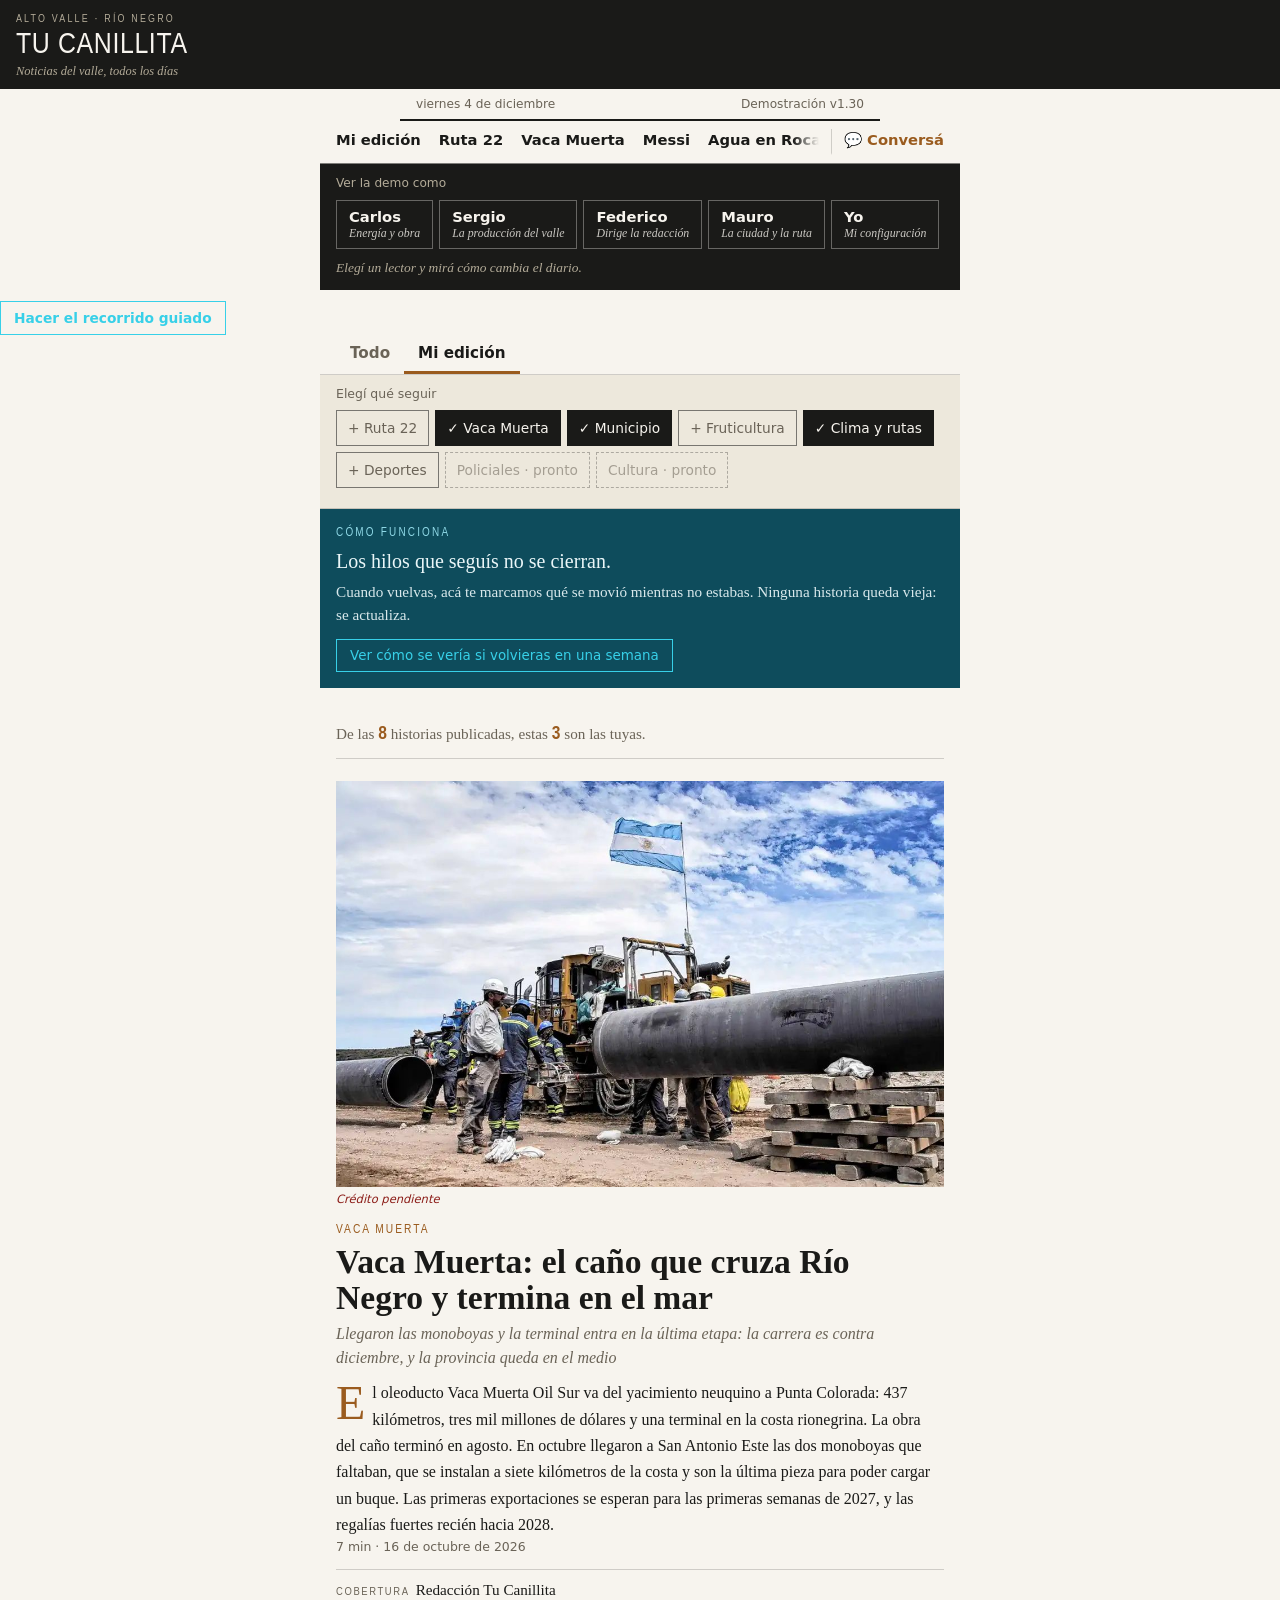
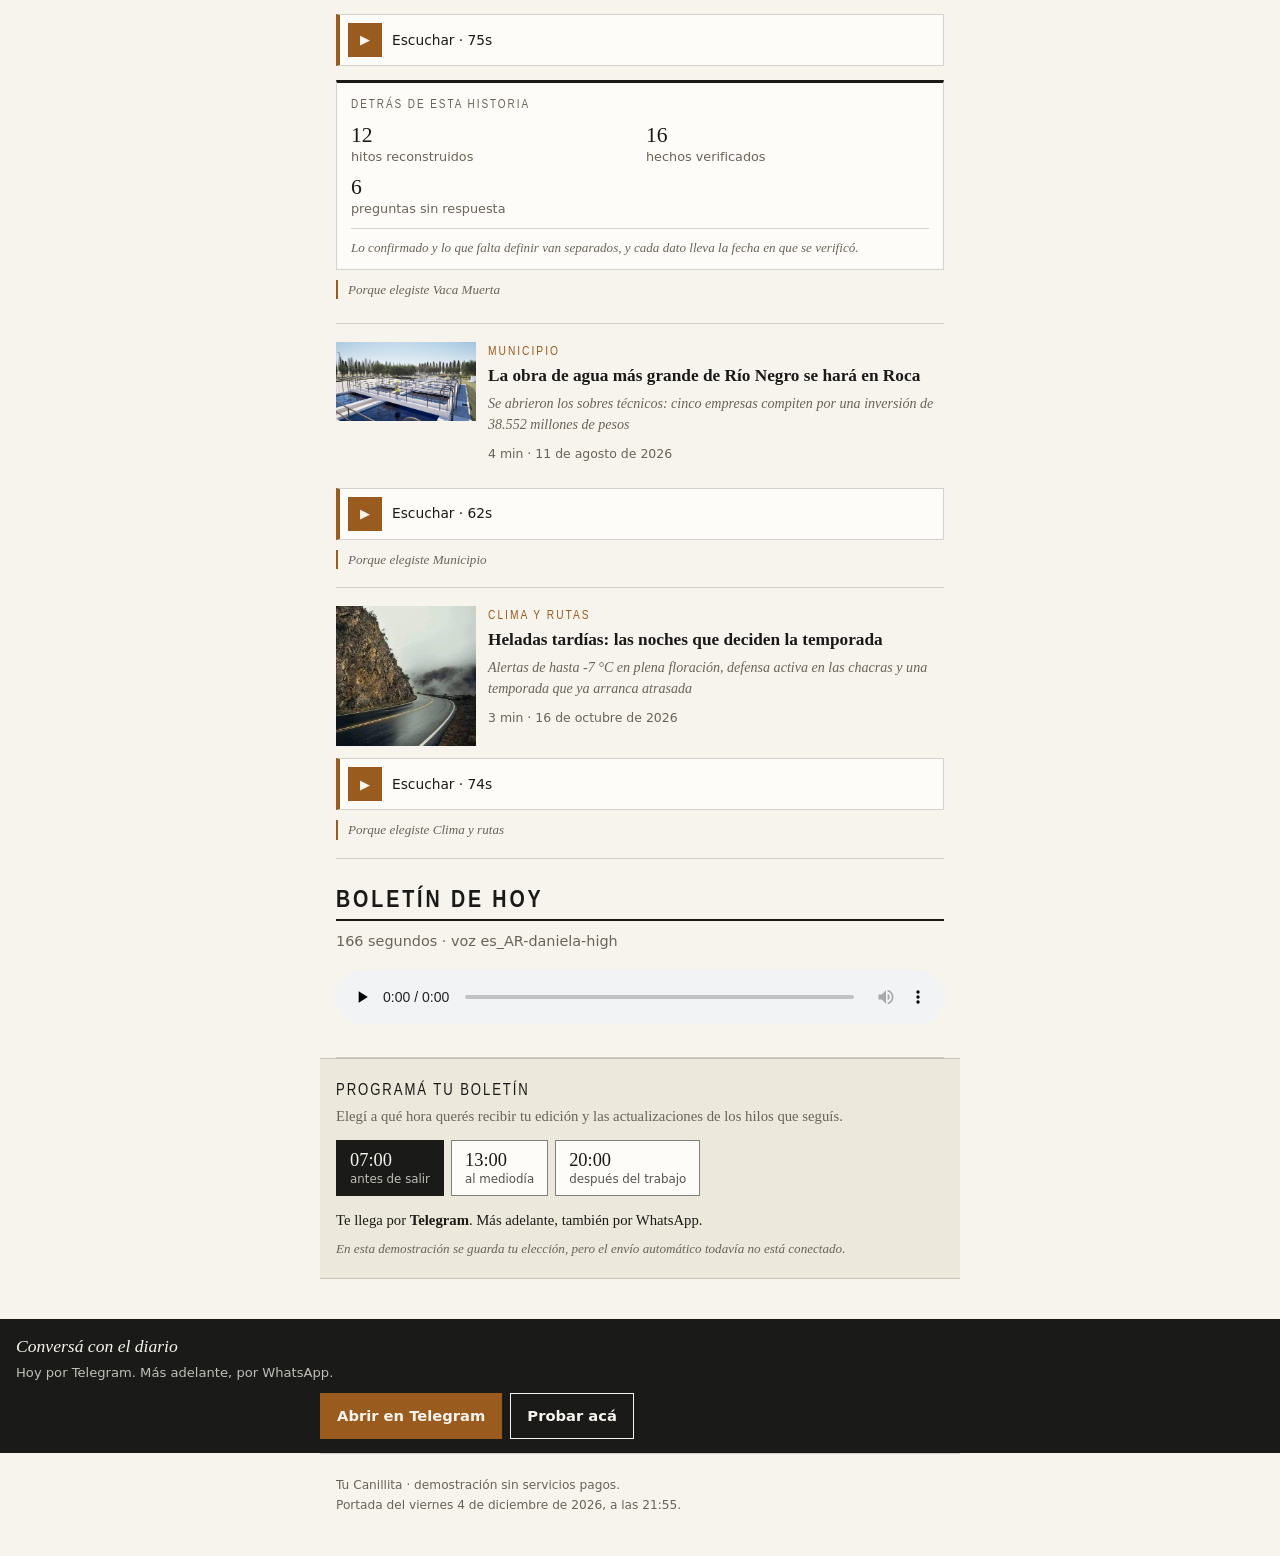
<file: index.html>
<!DOCTYPE html>
<html lang="es-AR">
<head>
  <meta charset="UTF-8">
  <meta name="viewport" content="width=device-width, initial-scale=1">
  <title>Tu Canillita · noticias del Alto Valle</title>
  <meta name="description" content="Noticias del Alto Valle de Río Negro. Elegís qué seguir y lo recibís como texto, audio o edición visual.">
  <link rel="stylesheet" href="css/styles.css">
  <link rel="stylesheet" href="css/pages.css">
</head>
<body class="page">

  <header class="masthead">
    <p class="masthead__eyebrow">Alto Valle · Río Negro</p>
    <h1 class="masthead__title">Tu Canillita</h1>
    <p class="masthead__line" id="masthead-line">Noticias del valle, todos los días</p>
    <div id="masthead-marcas"></div>
  </header>

  <p class="dateline">
    <span id="today-label">—</span>
    <span><span id="edicion-label">Demostración</span> <span id="version-label"></span></span>
  </p>

  <nav class="secciones" id="secciones" aria-label="Secciones"></nav>

  <div id="personas"></div>

  <!-- Dos vistas del mismo diario: todo lo publicado, o solo lo que elegiste -->
  <div class="vistas" role="group" aria-label="Vista de la portada">
    <button type="button" class="vista" data-vista="todo">Todo</button>
    <button type="button" class="vista is-activa" data-vista="mia">Mi edición</button>
  </div>

  <!-- Franja de temas: al tocar uno, la portada se rearma -->
  <section class="temas" id="franja-temas" aria-label="Elegí tus temas">
    <p class="temas__rotulo">Elegí qué seguir</p>
    <div class="temas__chips" id="temas"></div>
    <p class="temas__aviso" id="temas-aviso" role="status"></p>
  </section>

  <main class="page__body">
    <div id="portada"></div>

    <section class="bloque bloque--boletin" id="bloque-boletin" hidden>
      <h2 class="bloque__titulo">Boletín de hoy</h2>
      <p class="bloque__bajada" id="boletin-meta"></p>
      <div id="boletin-player"></div>
    </section>

    <div id="programacion"></div>
  </main>

  <!-- El canal real: la conversación vive en Telegram -->
  <aside class="canal">
    <p class="canal__frase">Conversá con el diario</p>
    <p class="canal__nota">Hoy por Telegram. Más adelante, por WhatsApp.</p>
    <div class="canal__acciones">
      <a class="btn btn--primary" href="https://t.me/tucanillitaglobal_bot" target="_blank" rel="noopener">Abrir en Telegram</a>
      <a class="btn btn--ghost" href="pages/chat.html">Probar acá</a>
    </div>
  </aside>

  <footer class="page__foot">
    <p>Tu Canillita · demostración sin servicios pagos.</p>
    <p id="preparada"></p>
  </footer>

  <script src="content/content.bundle.js"></script>
  <script src="js/version.js"></script>
  <script src="js/router.js"></script>
  <script src="js/tema.js"></script>
  <script src="js/content.js"></script>
  <script src="js/preferences.js"></script>
  <script src="js/personas.js"></script>
  <script src="js/render.js"></script>
  <script src="js/radio.js"></script>
  <script src="js/recorrido.js"></script>
  <script src="js/portada.js"></script>
</body>
</html>
</file>
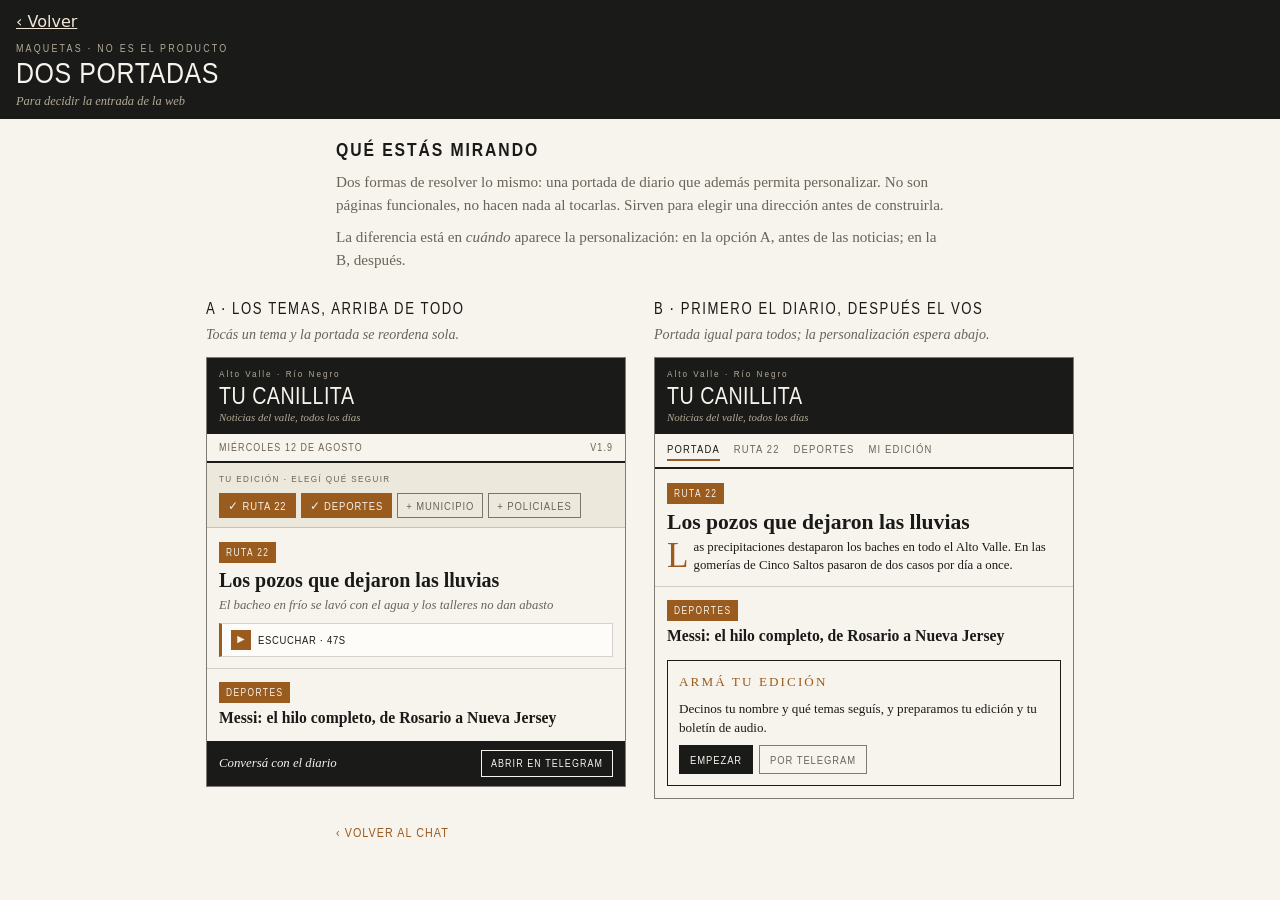
<file: mockups/portadas.html>
<!DOCTYPE html>
<html lang="es-AR">
<head>
  <meta charset="UTF-8">
  <meta name="viewport" content="width=device-width, initial-scale=1">
  <title>Maquetas de portada · Tu Canillita</title>
  <link rel="stylesheet" href="../css/styles.css">
  <style>
    /* Estilos propios de esta página de maquetas. No forman parte del producto. */
    body { padding-bottom: 40px; }

    .intro {
      max-width: 640px;
      margin: 0 auto;
      padding: 16px;
    }
    .intro h1 {
      margin: 0 0 6px;
      font-family: var(--condensada);
      font-size: 1.2rem;
      letter-spacing: .1em;
      text-transform: uppercase;
    }
    .intro p {
      margin: 0 0 8px;
      font-family: var(--display);
      font-size: .95rem;
      line-height: 1.55;
      color: var(--tinta-suave);
    }

    .opciones {
      max-width: 900px;
      margin: 0 auto;
      padding: 0 16px;
      display: grid;
      gap: 28px;
    }
    @media (min-width: 800px) {
      .opciones { grid-template-columns: 1fr 1fr; }
    }

    .opcion__rotulo {
      margin: 0 0 4px;
      font-family: var(--condensada);
      font-size: 1rem;
      letter-spacing: .1em;
      text-transform: uppercase;
    }
    .opcion__nota {
      margin: 0 0 12px;
      font-family: var(--display);
      font-style: italic;
      font-size: .88rem;
      color: var(--tinta-suave);
    }

    /* El marco simula la pantalla de un teléfono */
    .marco {
      border: 1px solid var(--filete);
      background: var(--papel);
      overflow: hidden;
    }

    /* ---- piezas comunes a las dos maquetas ---- */
    .m-chapa { background: var(--tinta); padding: 9px 12px; }
    .m-chapa__eyebrow {
      margin: 0; font-family: var(--condensada); font-size: .62rem;
      letter-spacing: .2em; color: #B3AB98;
    }
    .m-chapa__titulo {
      margin: 1px 0 0; font-family: var(--condensada); font-stretch: 87.5%;
      font-size: 1.5rem; font-weight: 400; letter-spacing: .02em;
      line-height: 1.05; text-transform: uppercase; color: var(--papel);
    }
    .m-chapa__linea {
      margin: 1px 0 0; font-family: var(--display); font-style: italic;
      font-size: .68rem; color: #B3AB98;
    }

    .m-fecha {
      display: flex; justify-content: space-between;
      padding: 5px 12px; border-bottom: 2px solid var(--tinta);
      font-family: var(--condensada); font-size: .68rem;
      letter-spacing: .1em; text-transform: uppercase; color: var(--tinta-suave);
    }

    .m-volanta {
      display: inline-block; padding: 3px 7px; margin-bottom: 6px;
      background: var(--ocre); color: var(--papel);
      font-family: var(--condensada); font-size: .64rem;
      letter-spacing: .14em; text-transform: uppercase;
    }
    .m-titular {
      margin: 0 0 5px; font-family: var(--display);
      font-size: 1.25rem; line-height: 1.12;
    }
    .m-bajada {
      margin: 0; font-family: var(--display); font-style: italic;
      font-size: .8rem; line-height: 1.4; color: var(--tinta-suave);
    }
    .m-cuerpo { padding: 11px 12px; }
    .m-secundaria { border-top: 1px solid var(--linea); padding: 10px 12px; }
    .m-secundaria .m-titular { font-size: .98rem; }

    .m-escuchar {
      display: flex; align-items: center; gap: 7px; margin-top: 8px;
      padding: 6px 9px; background: var(--burbuja-in);
      border: 1px solid var(--linea); border-left: 3px solid var(--ocre);
    }
    .m-escuchar span:first-child {
      width: 20px; height: 20px; flex: 0 0 20px;
      display: grid; place-items: center;
      background: var(--ocre); color: var(--papel); font-size: .6rem;
    }
    .m-escuchar span:last-child {
      font-family: var(--condensada); font-size: .72rem;
      letter-spacing: .06em; text-transform: uppercase;
    }

    .m-telegram {
      display: flex; align-items: center; justify-content: space-between; gap: 8px;
      padding: 9px 12px; background: var(--tinta); color: var(--papel);
    }
    .m-telegram em { font-family: var(--display); font-size: .8rem; }
    .m-telegram b {
      font-family: var(--condensada); font-weight: 400; font-size: .68rem;
      letter-spacing: .1em; text-transform: uppercase;
      border: 1px solid var(--papel); padding: 4px 9px;
    }

    /* ---- opción A: franja de temas ---- */
    .m-temas {
      padding: 9px 12px; background: var(--papel-viejo);
      border-bottom: 1px solid var(--linea);
    }
    .m-temas__rotulo {
      margin: 0 0 6px; font-family: var(--condensada); font-size: .62rem;
      letter-spacing: .14em; text-transform: uppercase; color: var(--tinta-suave);
    }
    .m-chips { display: flex; flex-wrap: wrap; gap: 5px; }
    .m-chip {
      font-family: var(--condensada); font-size: .72rem;
      letter-spacing: .08em; text-transform: uppercase; padding: 4px 9px;
      background: var(--ocre); color: var(--papel);
    }
    .m-chip--off {
      background: transparent; color: var(--tinta-suave);
      border: 1px solid var(--filete); padding: 3px 8px;
    }

    /* ---- opción B: navegación de secciones ---- */
    .m-nav {
      display: flex; gap: 14px; padding: 6px 12px;
      border-bottom: 2px solid var(--tinta);
      font-family: var(--condensada); font-size: .72rem;
      letter-spacing: .1em; text-transform: uppercase;
    }
    .m-nav span { color: var(--tinta-suave); }
    .m-nav .activo {
      color: var(--tinta); border-bottom: 2px solid var(--ocre); padding-bottom: 1px;
    }

    .m-capitular::first-letter {
      float: left; margin: 3px 5px 0 0;
      font-size: 2.2rem; line-height: .8; color: var(--ocre);
    }

    .m-armar {
      margin: 0 12px 12px; padding: 11px; border: 1px solid var(--tinta);
    }
    .m-armar__rotulo {
      margin: 0 0 5px; font-family: var(--condensada); font-size: .64rem;
      letter-spacing: .16em; text-transform: uppercase; color: var(--ocre);
    }
    .m-armar p {
      margin: 0 0 8px; font-family: var(--display);
      font-size: .82rem; line-height: 1.45;
    }
    .m-armar__botones { display: flex; gap: 6px; }
    .m-armar__botones span {
      font-family: var(--condensada); font-size: .72rem;
      letter-spacing: .08em; text-transform: uppercase; padding: 6px 11px;
      background: var(--tinta); color: var(--papel);
    }
    .m-armar__botones span:last-child {
      background: transparent; color: var(--tinta-suave);
      border: 1px solid var(--filete); padding: 5px 10px;
    }

    .volver-arriba {
      display: block; max-width: 640px; margin: 24px auto 0; padding: 0 16px;
      font-family: var(--condensada); font-size: .82rem;
      letter-spacing: .08em; text-transform: uppercase;
      color: var(--ocre); text-decoration: none;
    }
  </style>
</head>
<body>

  <header class="masthead">
    <a class="volver" href="../index.html">‹ Volver</a>
    <p class="masthead__eyebrow">Maquetas · no es el producto</p>
    <h1 class="masthead__title">Dos portadas</h1>
    <p class="masthead__line">Para decidir la entrada de la web</p>
  </header>

  <div class="intro">
    <h1>Qué estás mirando</h1>
    <p>
      Dos formas de resolver lo mismo: una portada de diario que además permita
      personalizar. No son páginas funcionales, no hacen nada al tocarlas.
      Sirven para elegir una dirección antes de construirla.
    </p>
    <p>
      La diferencia está en <em>cuándo</em> aparece la personalización: en la
      opción A, antes de las noticias; en la B, después.
    </p>
  </div>

  <div class="opciones">

    <!-- ============================ OPCIÓN A ============================ -->
    <section>
      <p class="opcion__rotulo">A · Los temas, arriba de todo</p>
      <p class="opcion__nota">Tocás un tema y la portada se reordena sola.</p>

      <div class="marco">
        <div class="m-chapa">
          <p class="m-chapa__eyebrow">Alto Valle · Río Negro</p>
          <p class="m-chapa__titulo">Tu Canillita</p>
          <p class="m-chapa__linea">Noticias del valle, todos los días</p>
        </div>

        <div class="m-fecha">
          <span>Miércoles 12 de agosto</span><span>v1.9</span>
        </div>

        <div class="m-temas">
          <p class="m-temas__rotulo">Tu edición · elegí qué seguir</p>
          <div class="m-chips">
            <span class="m-chip">✓ Ruta 22</span>
            <span class="m-chip">✓ Deportes</span>
            <span class="m-chip m-chip--off">+ Municipio</span>
            <span class="m-chip m-chip--off">+ Policiales</span>
          </div>
        </div>

        <div class="m-cuerpo">
          <span class="m-volanta">Ruta 22</span>
          <h2 class="m-titular">Los pozos que dejaron las lluvias</h2>
          <p class="m-bajada">El bacheo en frío se lavó con el agua y los talleres no dan abasto</p>
          <div class="m-escuchar">
            <span aria-hidden="true">▶</span>
            <span>Escuchar · 47s</span>
          </div>
        </div>

        <div class="m-secundaria">
          <span class="m-volanta">Deportes</span>
          <h3 class="m-titular">Messi: el hilo completo, de Rosario a Nueva Jersey</h3>
        </div>

        <div class="m-telegram">
          <em>Conversá con el diario</em>
          <b>Abrir en Telegram</b>
        </div>
      </div>
    </section>

    <!-- ============================ OPCIÓN B ============================ -->
    <section>
      <p class="opcion__rotulo">B · Primero el diario, después el vos</p>
      <p class="opcion__nota">Portada igual para todos; la personalización espera abajo.</p>

      <div class="marco">
        <div class="m-chapa">
          <p class="m-chapa__eyebrow">Alto Valle · Río Negro</p>
          <p class="m-chapa__titulo">Tu Canillita</p>
          <p class="m-chapa__linea">Noticias del valle, todos los días</p>
        </div>

        <nav class="m-nav">
          <span class="activo">Portada</span>
          <span>Ruta 22</span>
          <span>Deportes</span>
          <span>Mi edición</span>
        </nav>

        <div class="m-cuerpo">
          <span class="m-volanta">Ruta 22</span>
          <h2 class="m-titular" style="font-size:1.35rem">Los pozos que dejaron las lluvias</h2>
          <p class="m-bajada m-capitular" style="font-style:normal;color:var(--tinta)">
            Las precipitaciones destaparon los baches en todo el Alto Valle.
            En las gomerías de Cinco Saltos pasaron de dos casos por día a once.
          </p>
        </div>

        <div class="m-secundaria">
          <span class="m-volanta">Deportes</span>
          <h3 class="m-titular">Messi: el hilo completo, de Rosario a Nueva Jersey</h3>
        </div>

        <div class="m-armar">
          <p class="m-armar__rotulo">Armá tu edición</p>
          <p>Decinos tu nombre y qué temas seguís, y preparamos tu edición y tu boletín de audio.</p>
          <div class="m-armar__botones">
            <span>Empezar</span>
            <span>Por Telegram</span>
          </div>
        </div>
      </div>
    </section>

  </div>

  <a class="volver-arriba" href="../index.html">‹ Volver al chat</a>

</body>
</html>
</file>
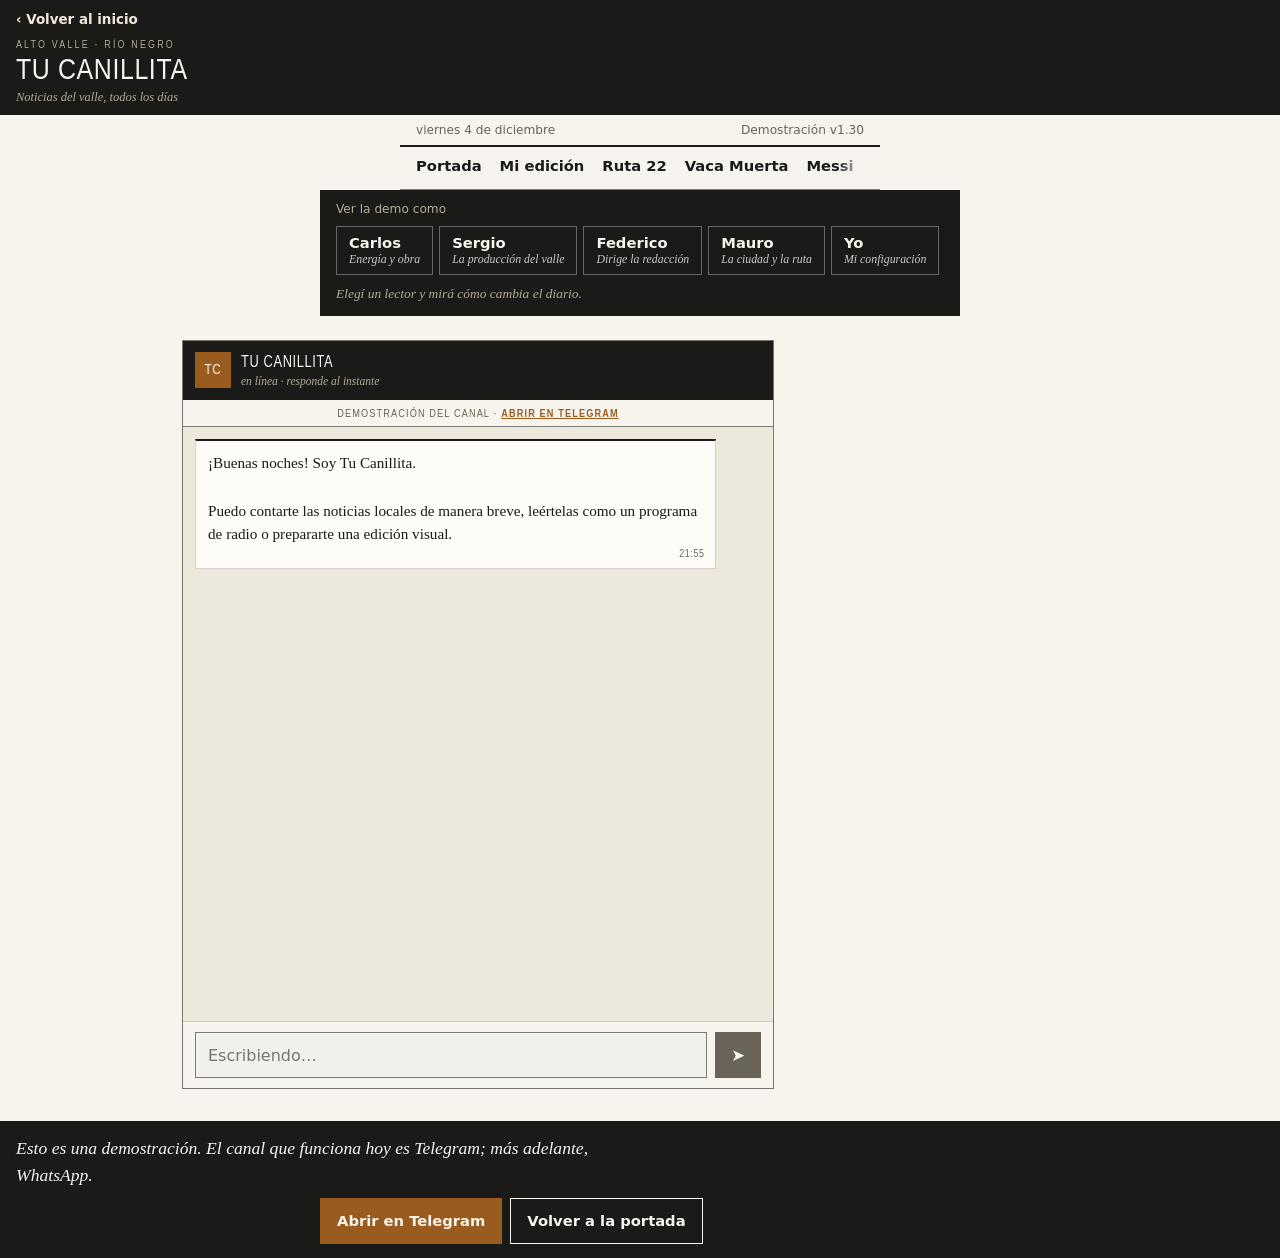
<file: pages/chat.html>
<!DOCTYPE html>
<html lang="es-AR">
<head>
  <meta charset="UTF-8">
  <meta name="viewport" content="width=device-width, initial-scale=1">
  <title>Conversá con el diario · Tu Canillita</title>
  <meta name="description" content="Demostración del agente de noticias locales del Alto Valle: conversación por WhatsApp, boletín de radio y edición visual.">
  <link rel="stylesheet" href="../css/styles.css">
  <link rel="stylesheet" href="../css/pages.css">
</head>
<body>

  <!-- Cabecera: identidad del producto, no del canal -->
  <header class="masthead">
    <a class="volver" href="../index.html">‹ Volver al inicio</a>
    <p class="masthead__eyebrow">Alto Valle · Río Negro</p>
    <h1 class="masthead__title">Tu Canillita</h1>
    <p class="masthead__line">Noticias del valle, todos los días</p>
  </header>

  <!-- Corondel con la fecha, como el pie de cabezal de un diario -->
  <p class="dateline">
    <span id="today-label">—</span>
    <span>Demostración <span id="version-label"></span></span>
  </p>

  <!-- Secciones fijas: la edición no puede depender de un botón del chat -->
  <nav class="secciones" id="secciones" aria-label="Secciones"></nav>

  <div id="personas"></div>

  <main class="stage">
    <!-- Simulador del canal. No usa marcas ni tipografías de terceros. -->
    <section class="phone" aria-label="Conversación de demostración con Tu Canillita">

      <div class="phone__bar">
        <div class="phone__avatar" aria-hidden="true">TC</div>
        <div class="phone__id">
          <p class="phone__name">Tu Canillita</p>
          <p class="phone__status">en línea · responde al instante</p>
        </div>
      </div>

      <p class="phone__disclaimer">
        Demostración del canal ·
        <a href="https://t.me/tucanillitaglobal_bot" target="_blank" rel="noopener">Abrir en Telegram</a>
      </p>

      <div id="chat-log" class="chat-log" role="log" aria-live="polite" aria-label="Mensajes"></div>

      <div id="quick-replies" class="quick-replies" aria-label="Respuestas rápidas" hidden></div>

      <form id="composer" class="composer" autocomplete="off">
        <label class="visually-hidden" for="composer-input">Escribí tu mensaje</label>
        <input id="composer-input" class="composer__input" type="text"
               placeholder="Escribí “hola” para empezar" maxlength="200">
        <button class="composer__send" type="submit" aria-label="Enviar mensaje">
          <span aria-hidden="true">➤</span>
        </button>
      </form>
    </section>

  </main>

  <!-- El simulador es una demostración: el canal real está en Telegram -->
  <aside class="canal">
    <p class="canal__frase">Esto es una demostración. El canal que funciona hoy es Telegram; más adelante, WhatsApp.</p>
    <div class="canal__acciones">
      <a class="btn btn--primary" href="https://t.me/tucanillitaglobal_bot" target="_blank" rel="noopener">Abrir en Telegram</a>
      <a class="btn btn--ghost" href="../index.html">Volver a la portada</a>
    </div>
  </aside>

  <!-- Copia embebida del contenido: permite abrir el archivo con doble clic -->
  <script src="../content/content.bundle.js"></script>

  <!-- Orden obligatorio: cada módulo usa los anteriores -->
  <script src="../js/version.js"></script>
  <script src="../js/router.js"></script>
  <script src="../js/tema.js"></script>
  <script src="../js/content.js"></script>
  <script src="../js/preferences.js"></script>
  <script src="../js/personas.js"></script>
  <script src="../js/render.js"></script>
  <script src="../js/radio.js"></script>
  <script src="../js/intents.js"></script>
  <script src="../js/responses.js"></script>
  <script src="../js/chat.js"></script>
  <script src="../js/app.js"></script>
</body>
</html>
</file>
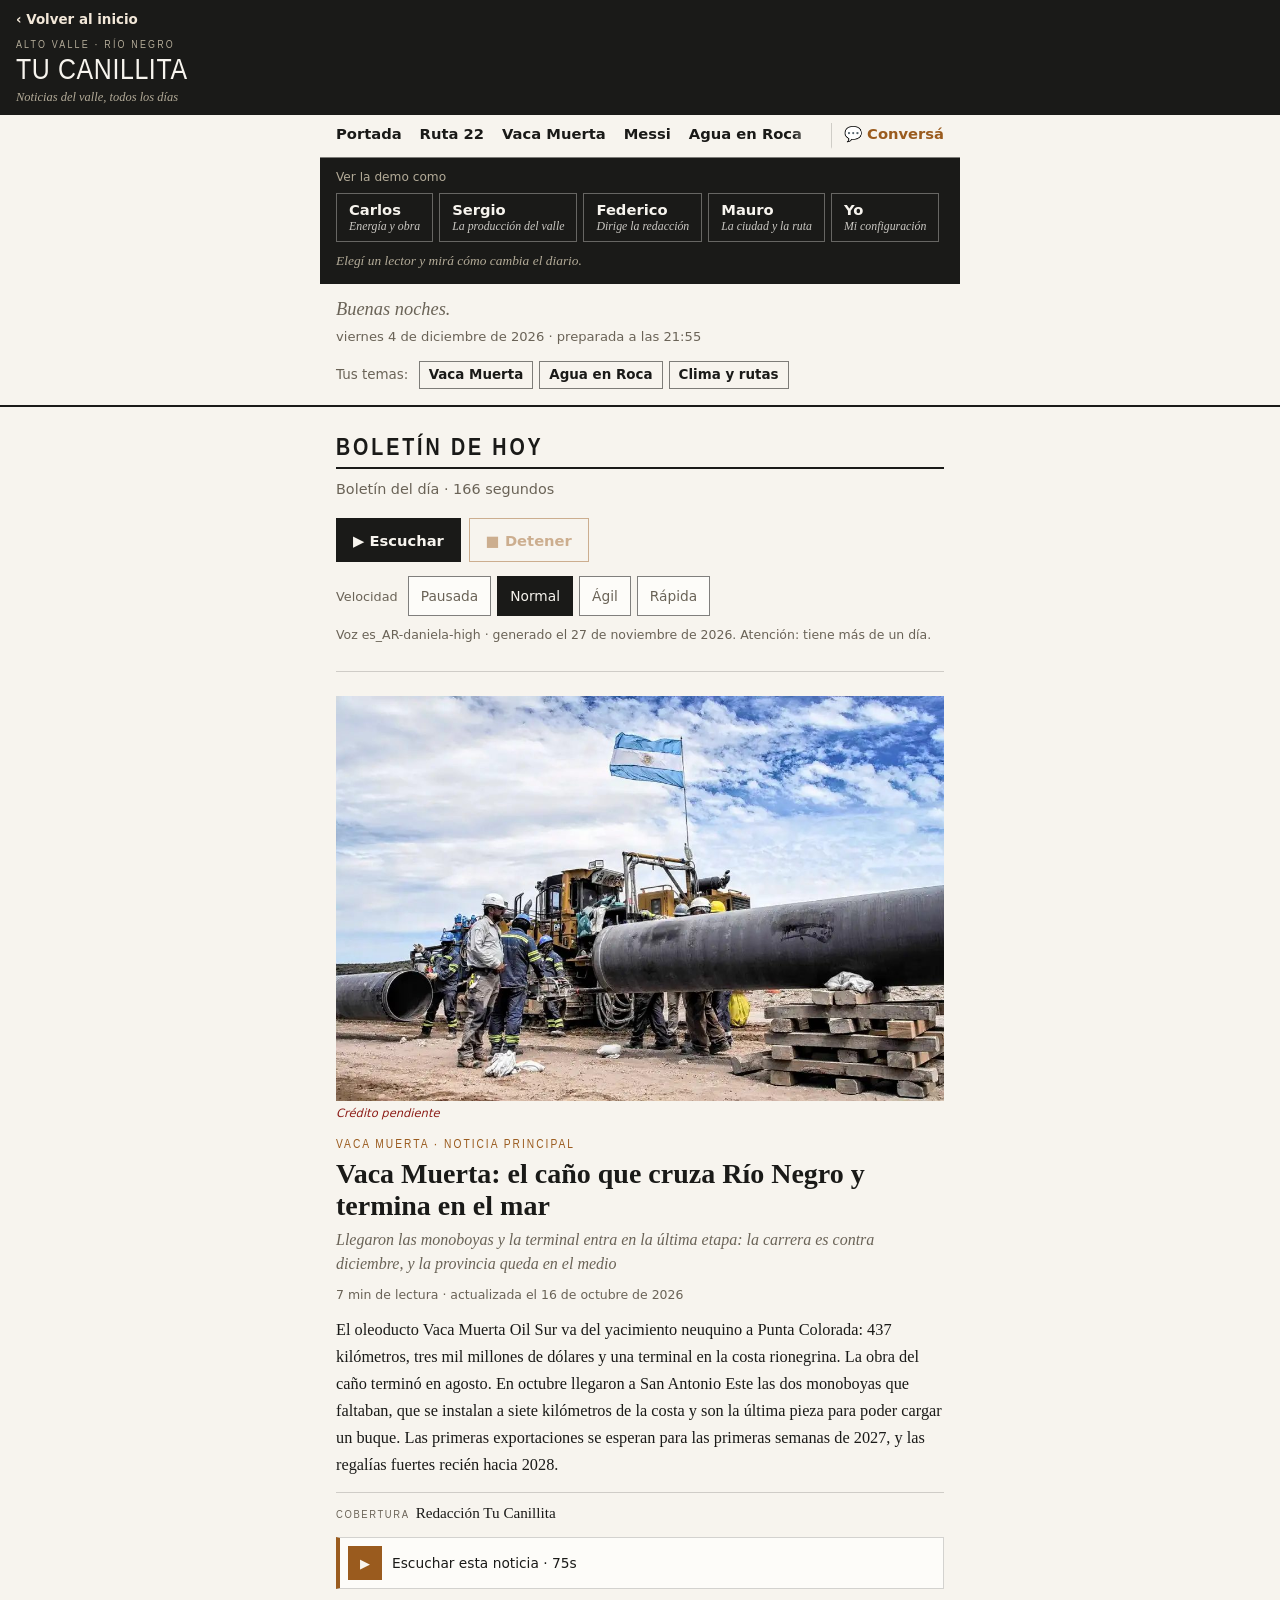
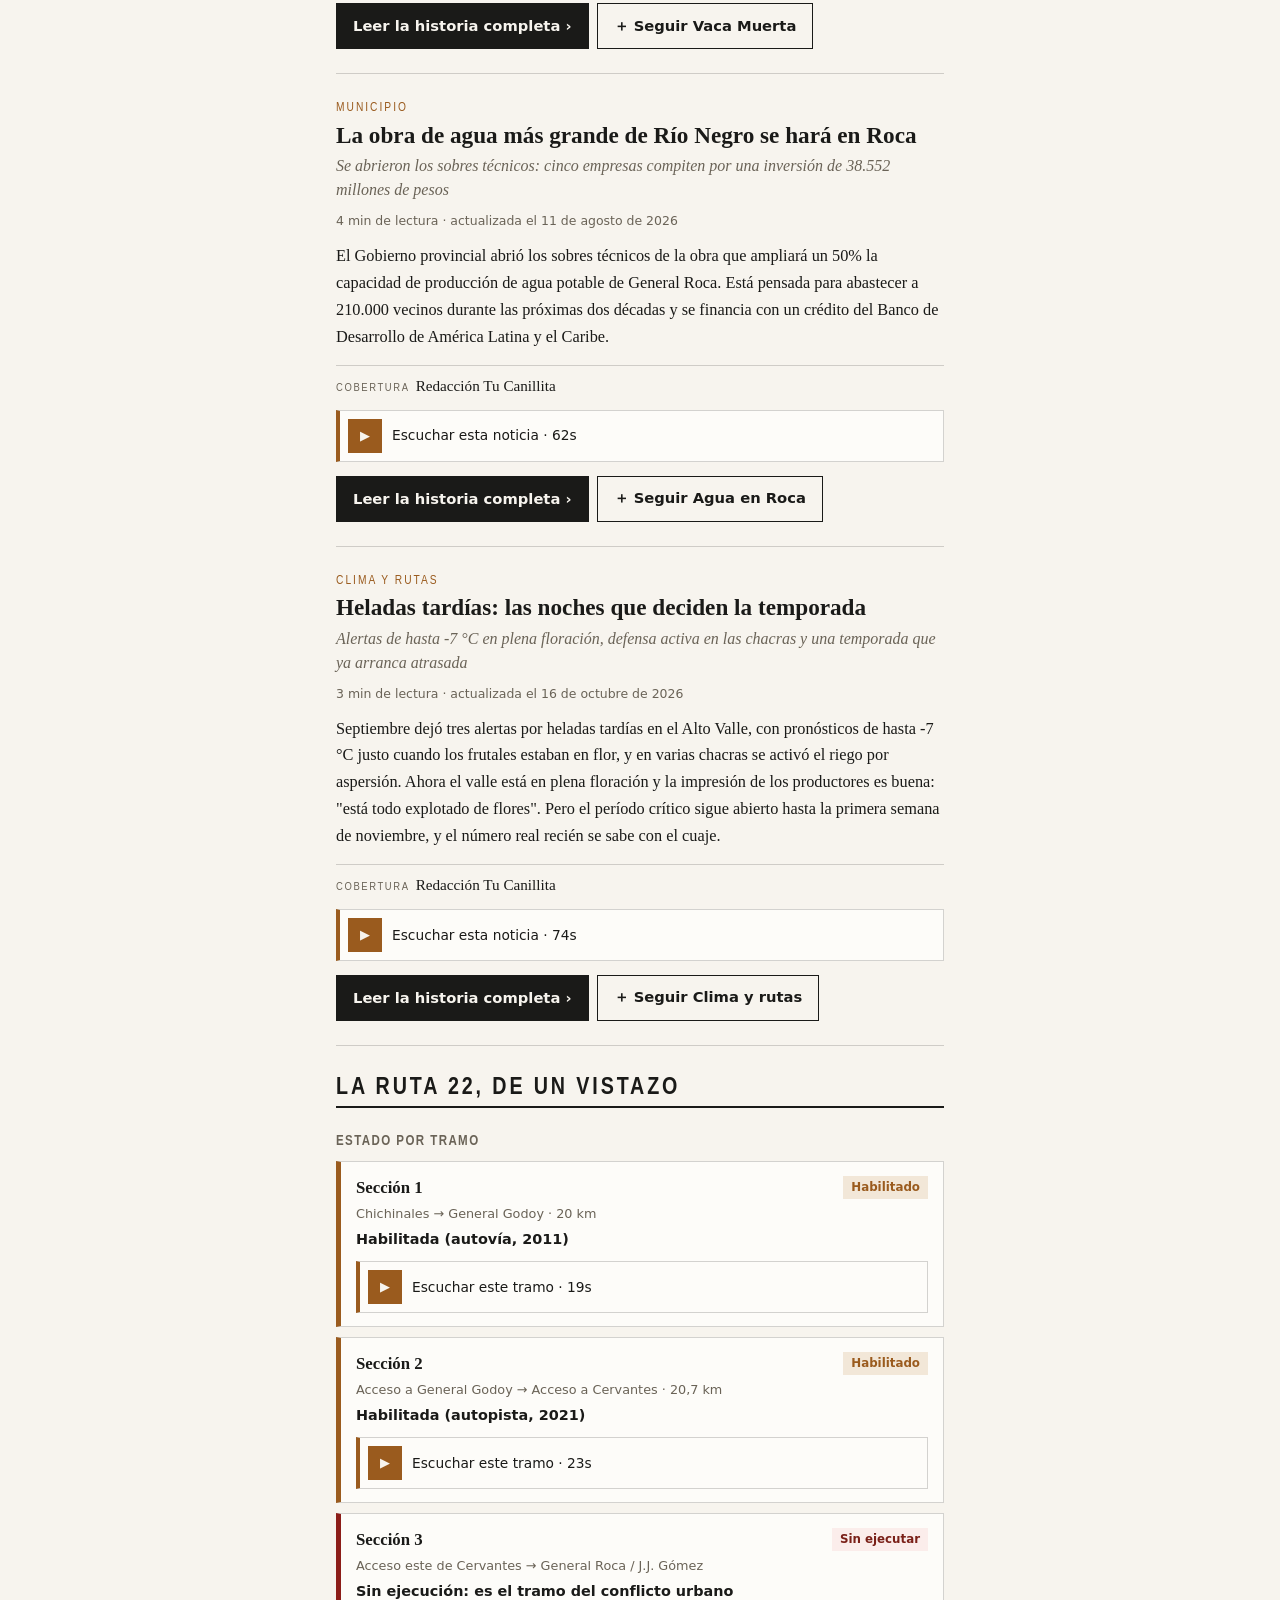
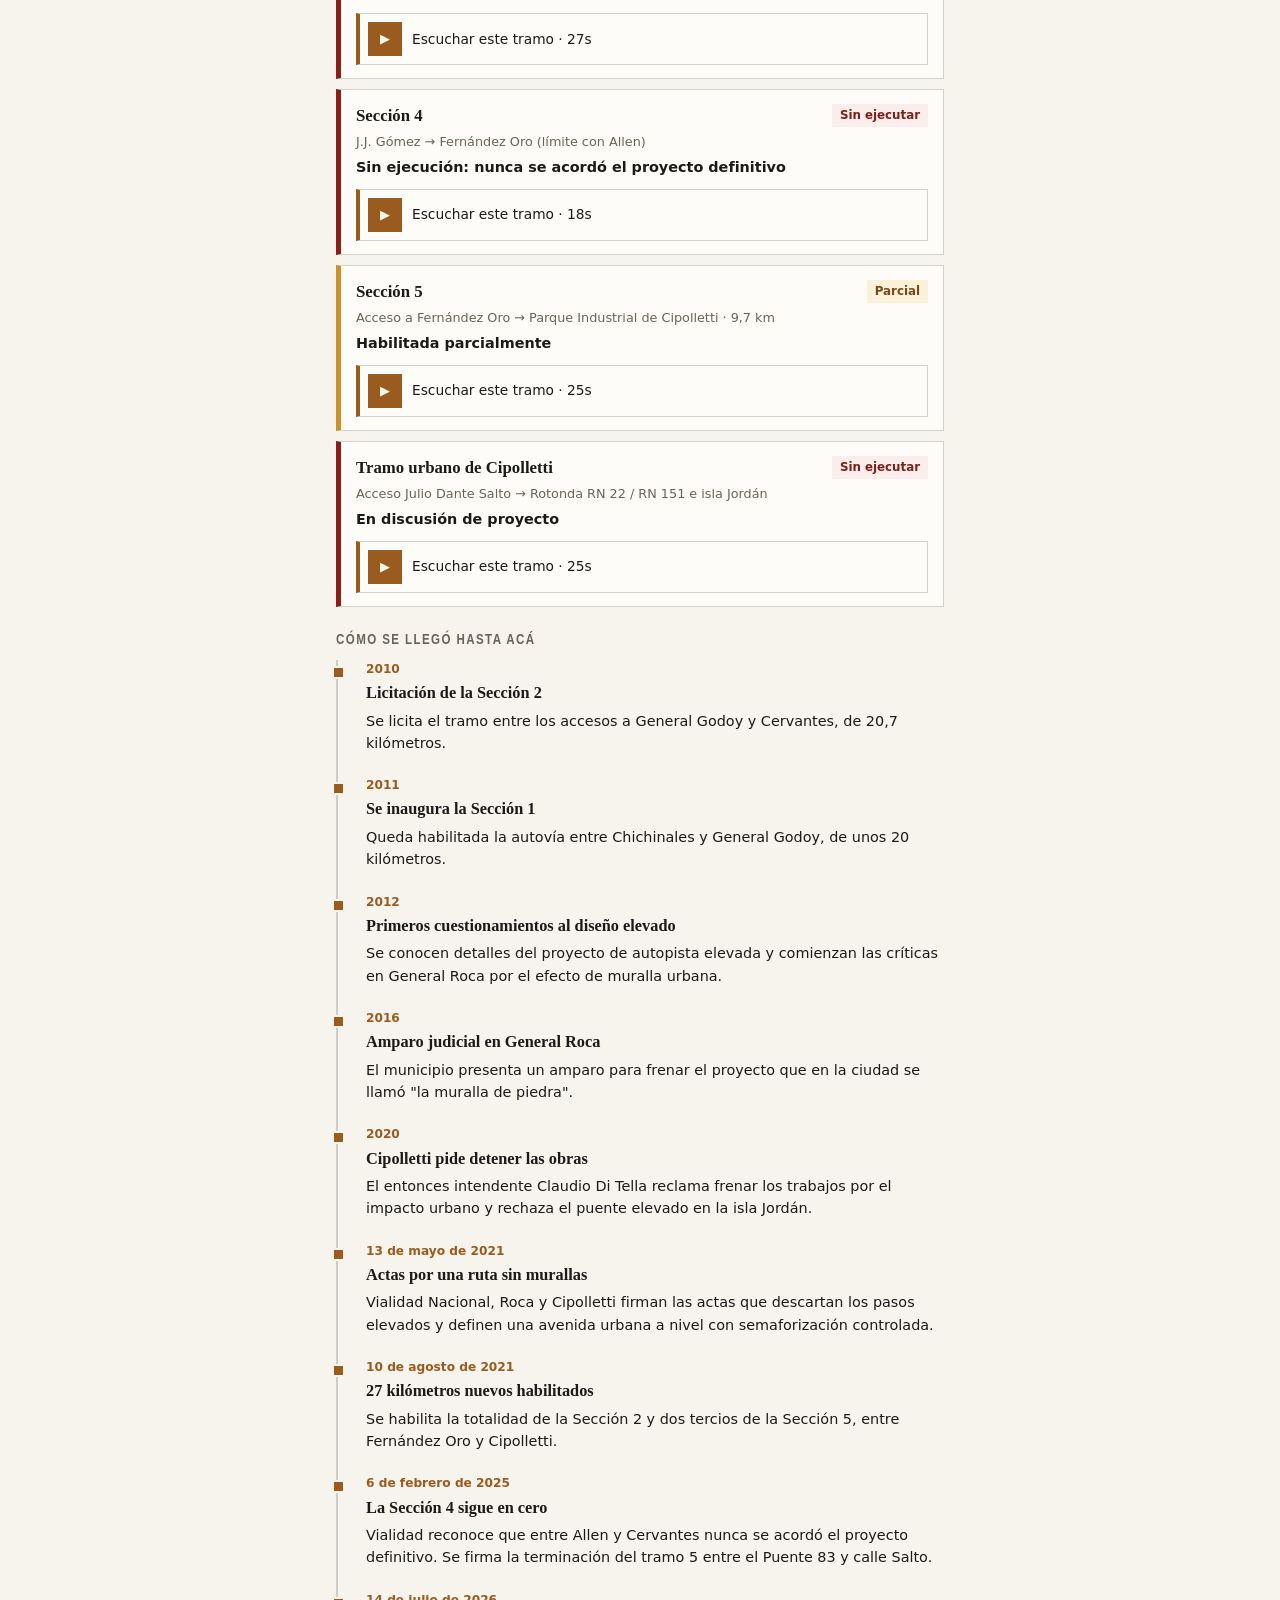
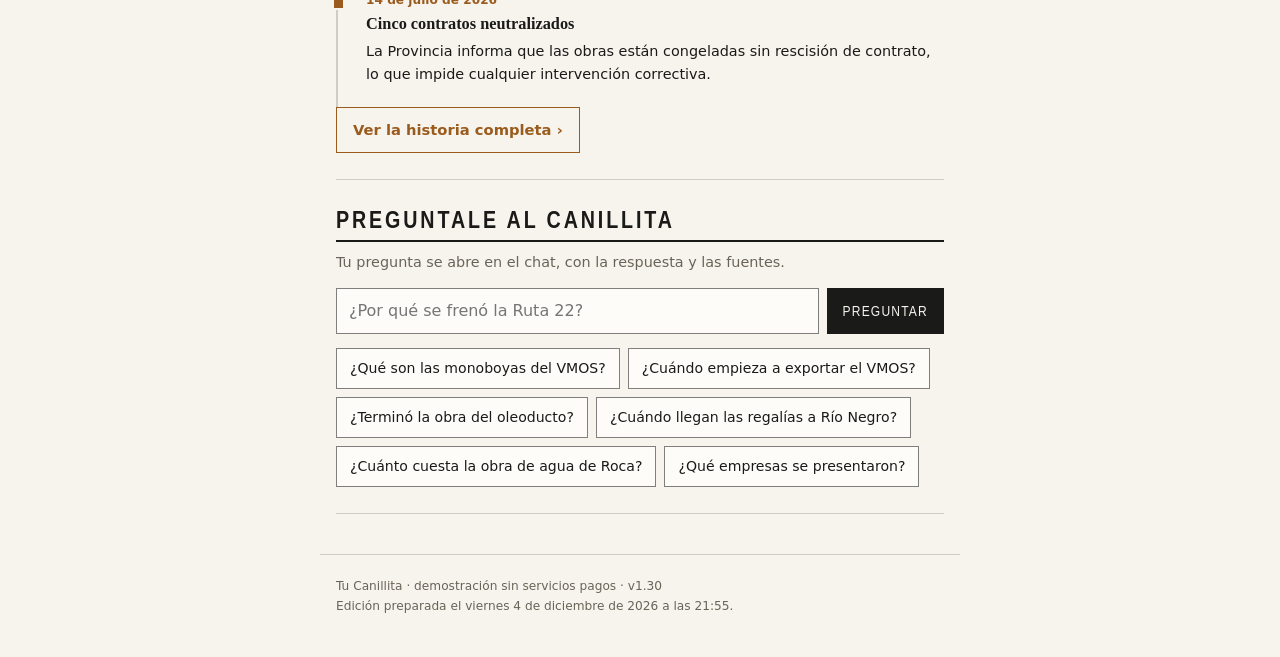
<file: pages/edicion.html>
<!DOCTYPE html>
<html lang="es-AR">
<head>
  <meta charset="UTF-8">
  <meta name="viewport" content="width=device-width, initial-scale=1">
  <title>Tu edición de hoy · Tu Canillita</title>
  <meta name="description" content="Edición personalizada de noticias locales del Alto Valle.">
  <link rel="stylesheet" href="../css/styles.css">
  <link rel="stylesheet" href="../css/pages.css">
</head>
<body class="page">

  <header class="masthead">
    <a class="volver" href="../index.html">‹ Volver al inicio</a>
    <p class="masthead__eyebrow">Alto Valle · Río Negro</p>
    <h1 class="masthead__title">Tu Canillita</h1>
    <p class="masthead__line">Noticias del valle, todos los días</p>
  </header>

  <nav class="secciones" id="secciones" aria-label="Secciones"></nav>

  <div id="personas"></div>

  <div class="edicion-head">
    <p class="edicion-head__saludo" id="saludo">Preparando tu edición…</p>
    <p class="edicion-head__meta" id="edicion-meta"></p>
    <p class="edicion-head__intereses" id="intereses"></p>
  </div>

  <main class="page__body">

    <!-- Boletín: el guion se ve siempre, la voz es opcional -->
    <section class="bloque bloque--audio">
      <h2 class="bloque__titulo">Boletín de hoy</h2>
      <p class="bloque__bajada" id="audio-duracion"></p>

      <div class="reproductor">
        <button class="btn btn--primary" id="btn-play" type="button">▶ Escuchar</button>
        <button class="btn btn--ghost" id="btn-stop" type="button" disabled>■ Detener</button>
      </div>

      <div class="velocidad" role="group" aria-label="Velocidad de lectura">
        <span class="velocidad__label">Velocidad</span>
        <div class="velocidad__opciones" id="velocidad"></div>
      </div>

      <p class="reproductor__estado" id="audio-estado" role="status"></p>

      <div class="guion" id="guion" hidden>
        <p class="guion__aviso" id="guion-aviso"></p>
        <div class="guion__texto" id="guion-texto"></div>
      </div>
    </section>

    <!-- Las tres historias se dibujan desde los JSON -->
    <div id="historias" class="historias"></div>

    <!-- Ruta 22: cronología y tramos, versión corta -->
    <section class="bloque" id="bloque-ruta22">
      <h2 class="bloque__titulo">La Ruta 22, de un vistazo</h2>
      <h3 class="bloque__sub">Estado por tramo</h3>
      <div id="tramos"></div>
      <h3 class="bloque__sub">Cómo se llegó hasta acá</h3>
      <div id="cronologia"></div>
      <a class="btn btn--ghost" href="ruta22.html">Ver la historia completa ›</a>
    </section>

    <!-- Preguntar al agente -->
    <section class="bloque bloque--preguntar">
      <h2 class="bloque__titulo">Preguntale al canillita</h2>
      <p class="bloque__bajada">Tu pregunta se abre en el chat, con la respuesta y las fuentes.</p>
      <form class="ask" id="ask-form">
        <label class="visually-hidden" for="ask-input">Escribí tu pregunta</label>
        <input class="ask__input" id="ask-input" type="text" maxlength="200"
               placeholder="¿Por qué se frenó la Ruta 22?">
        <button class="ask__send" type="submit">Preguntar</button>
      </form>
      <div class="sugeridas" id="sugeridas"></div>
    </section>

  </main>

  <footer class="page__foot">
    <p>Tu Canillita · demostración sin servicios pagos · <span id="version-label"></span></p>
    <p id="preparada"></p>
  </footer>

  <script src="../content/content.bundle.js"></script>
  <script src="../js/version.js"></script>
  <script src="../js/router.js"></script>
  <script src="../js/tema.js"></script>
  <script src="../js/content.js"></script>
  <script src="../js/preferences.js"></script>
  <script src="../js/personas.js"></script>
  <script src="../js/render.js"></script>
  <script src="../js/radio.js"></script>
  <script src="../js/edicion.js"></script>
</body>
</html>
</file>
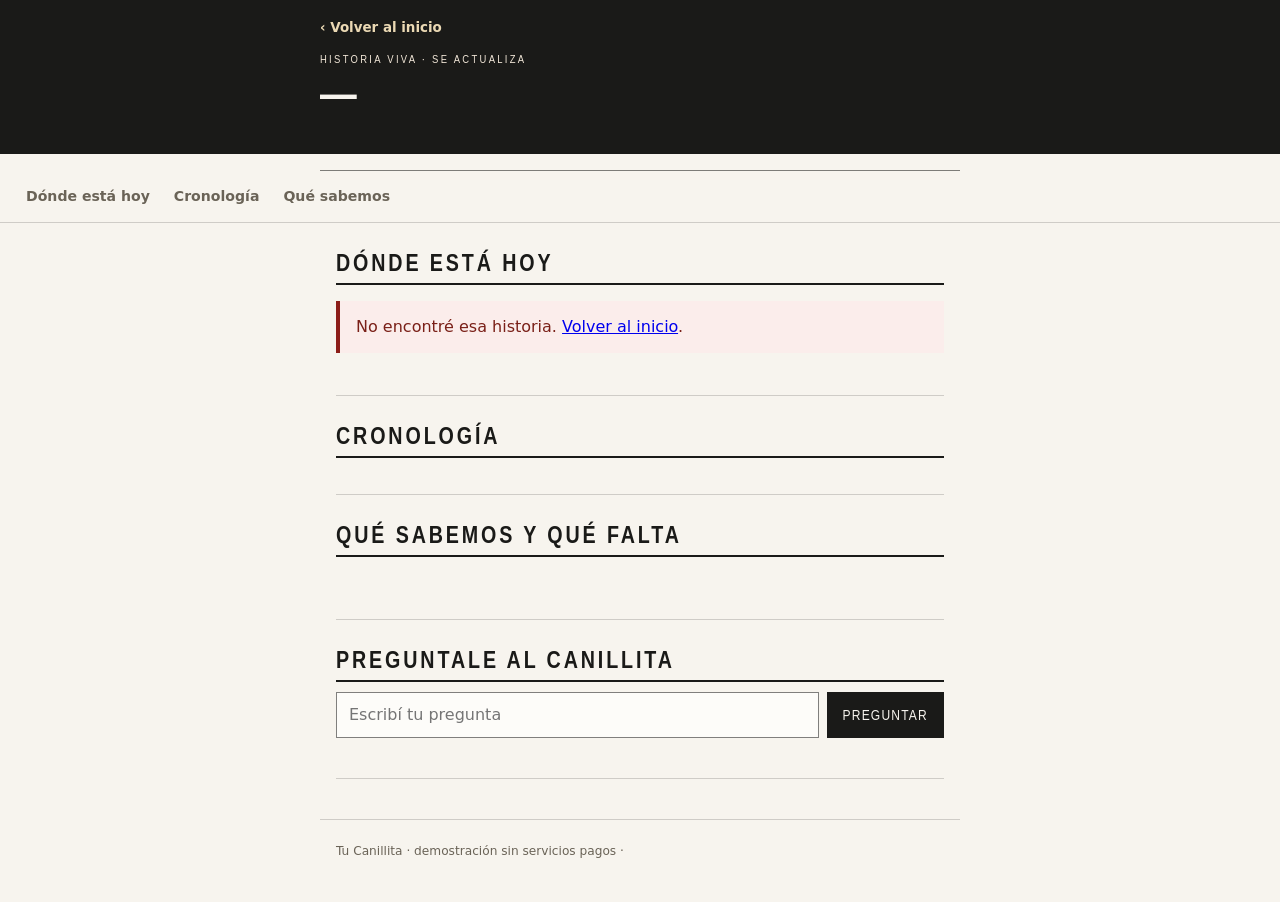
<file: pages/hilo.html>
<!DOCTYPE html>
<html lang="es-AR">
<head>
  <meta charset="UTF-8">
  <meta name="viewport" content="width=device-width, initial-scale=1">
  <title>Historia viva · Tu Canillita</title>
  <meta name="description" content="Historia viva de Tu Canillita: qué pasó, qué está confirmado y qué falta definir.">
  <link rel="stylesheet" href="../css/styles.css">
  <link rel="stylesheet" href="../css/pages.css">
</head>
<body class="page">

  <header class="viva-head">
    <a class="volver" href="../index.html">‹ Volver al inicio</a>
    <p class="viva-head__eyebrow">Historia viva · se actualiza</p>
    <h1 class="viva-head__titulo" id="titulo">—</h1>
    <p class="viva-head__bajada" id="bajada"></p>
    <p class="viva-head__meta" id="meta"></p>
    <div class="viva-head__acciones" id="acciones"></div>
  </header>

  <nav class="secciones" id="secciones" aria-label="Secciones"></nav>

  <div id="personas"></div>

  <nav class="indice" aria-label="Secciones de la historia">
    <a href="#ahora">Dónde está hoy</a>
    <a href="#cronologia">Cronología</a>
    <a href="#saber">Qué sabemos</a>
  </nav>

  <main class="page__body">

    <section class="bloque" id="ahora">
      <h2 class="bloque__titulo">Dónde está hoy</h2>
      <div id="aviso-ficcion"></div>
      <div id="actualidad"></div>
    </section>

    <section class="bloque" id="cronologia">
      <h2 class="bloque__titulo">Cronología</h2>
      <div id="cronologia-lista"></div>
    </section>

    <section class="bloque" id="saber">
      <h2 class="bloque__titulo">Qué sabemos y qué falta</h2>
      <div class="saber" id="saber-cols"></div>
    </section>

    <section class="bloque bloque--preguntar">
      <h2 class="bloque__titulo">Preguntale al canillita</h2>
      <form class="ask" id="ask-form">
        <label class="visually-hidden" for="ask-input">Escribí tu pregunta</label>
        <input class="ask__input" id="ask-input" type="text" maxlength="200" placeholder="Escribí tu pregunta">
        <button class="ask__send" type="submit">Preguntar</button>
      </form>
      <div class="sugeridas" id="sugeridas"></div>
    </section>


  </main>

  <footer class="page__foot">
    <p>Tu Canillita · demostración sin servicios pagos · <span id="version-label"></span></p>
    <p id="actualizada"></p>
  </footer>

  <script src="../content/content.bundle.js"></script>
  <script src="../js/version.js"></script>
  <script src="../js/router.js"></script>
  <script src="../js/tema.js"></script>
  <script src="../js/content.js"></script>
  <script src="../js/preferences.js"></script>
  <script src="../js/personas.js"></script>
  <script src="../js/render.js"></script>
  <script src="../js/radio.js"></script>
  <script src="../js/hilo.js"></script>
</body>
</html>
</file>
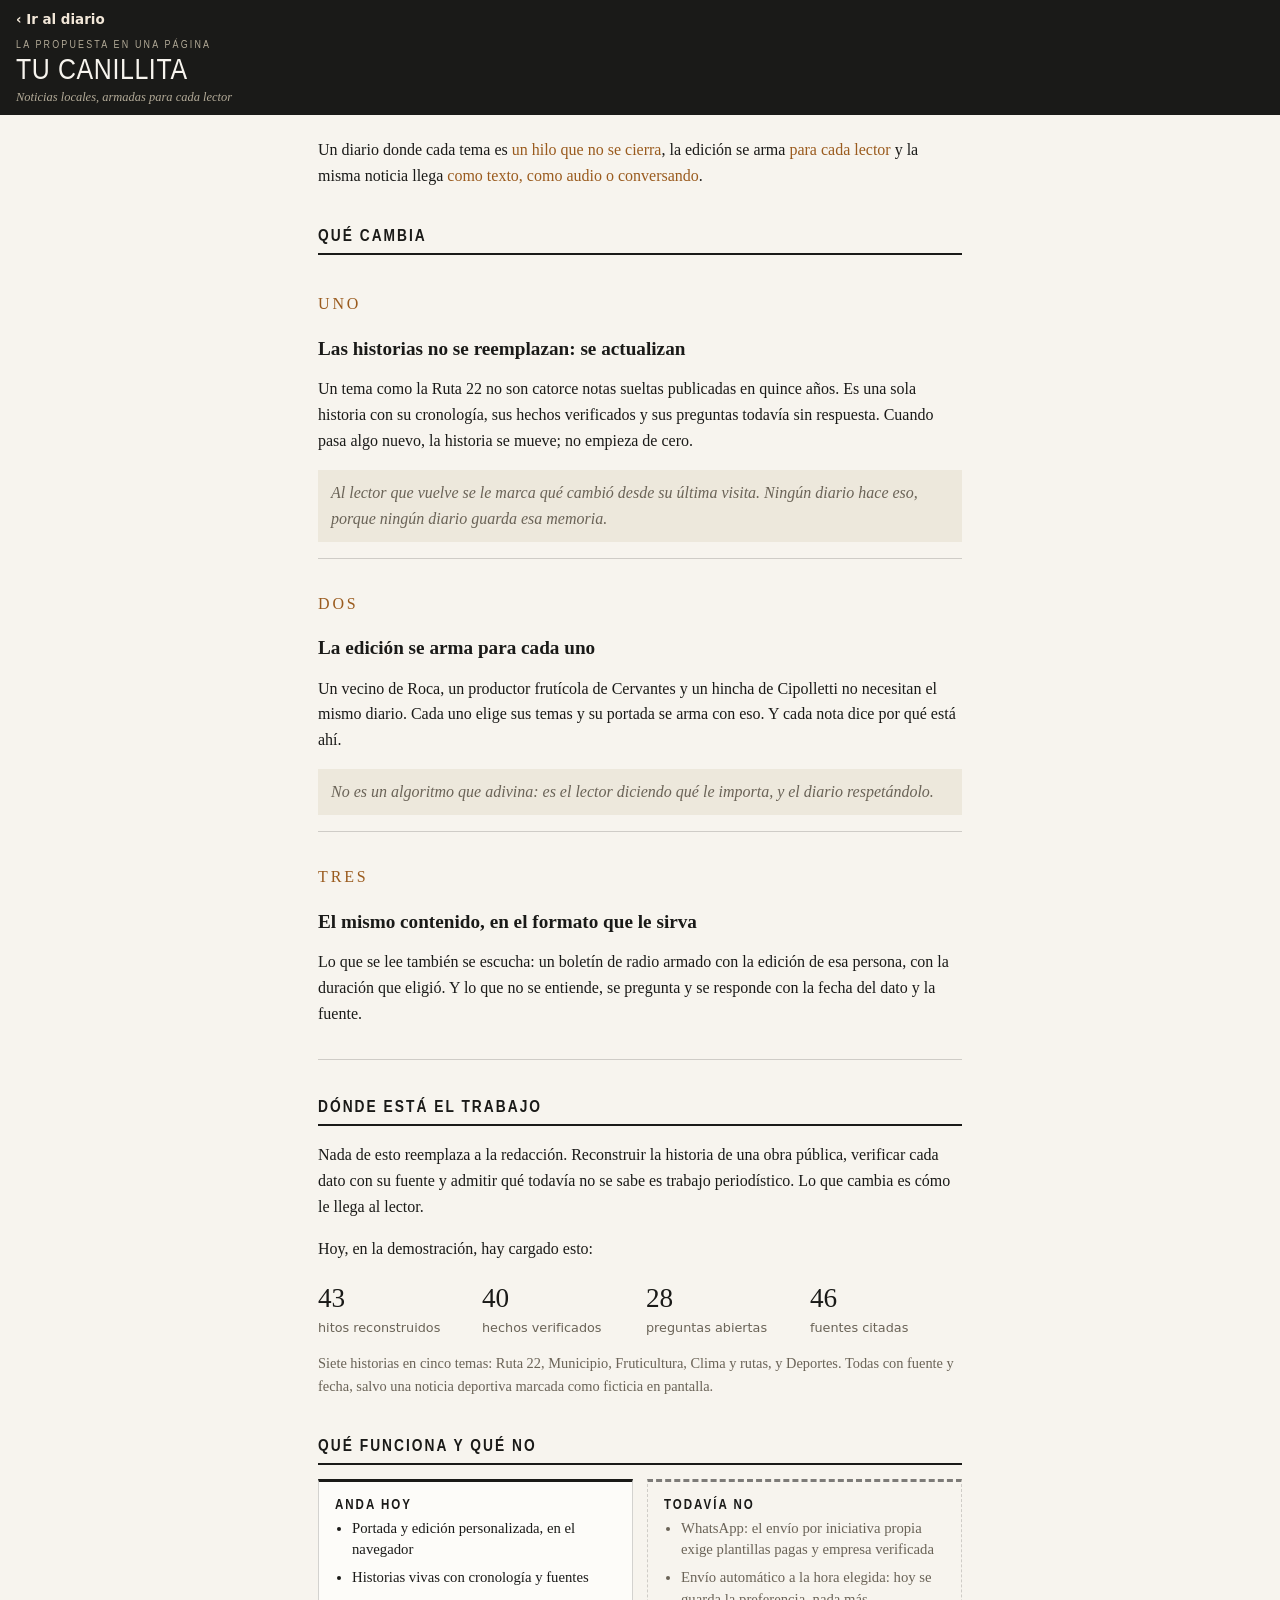
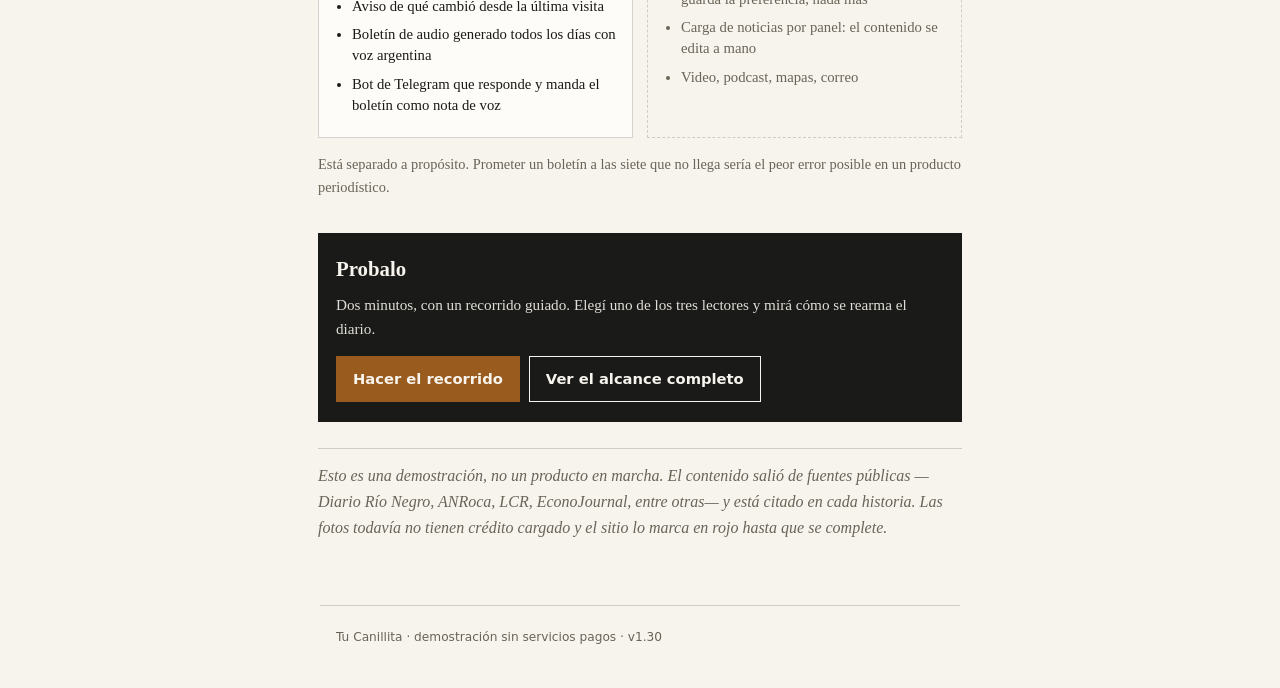
<file: pages/propuesta.html>
<!DOCTYPE html>
<html lang="es-AR">
<head>
  <meta charset="UTF-8">
  <meta name="viewport" content="width=device-width, initial-scale=1">
  <title>Qué es Tu Canillita · la propuesta en una página</title>
  <meta name="description" content="Un diario local donde cada tema es un hilo que sigue, la edición se arma para cada lector y la misma noticia llega como texto, audio o conversación.">
  <link rel="stylesheet" href="../css/styles.css">
  <link rel="stylesheet" href="../css/pages.css">
  <style>
    /* Estilos propios de la propuesta: es un documento, no una pantalla del diario */
    .prop { max-width: 680px; margin: 0 auto; padding: 0 18px 48px; }

    .prop__lead {
      margin: 22px 0 0;
      font-family: var(--display);
      font-size: 1.28rem;
      line-height: 1.5;
    }
    .prop__lead strong { font-weight: 400; color: var(--ocre); }

    .prop h2 {
      margin: 34px 0 4px;
      padding-bottom: 5px;
      border-bottom: 2px solid var(--tinta);
      font-family: var(--condensada);
      font-size: 1.05rem;
      letter-spacing: .12em;
      text-transform: uppercase;
    }

    .prop h3 {
      margin: 20px 0 5px;
      font-family: var(--display);
      font-size: 1.2rem;
      line-height: 1.2;
    }

    .prop p { font-family: var(--display); font-size: 1rem; line-height: 1.62; }
    .prop p.chico { font-size: .9rem; color: var(--tinta-suave); }

    /* Los tres pilares */
    .pilar { padding: 16px 0; border-bottom: 1px solid var(--linea); }
    .pilar__num {
      font-family: var(--condensada);
      font-size: .8rem; letter-spacing: .18em;
      text-transform: uppercase; color: var(--ocre);
    }
    .pilar__contra {
      margin: 8px 0 0; padding: 10px 13px;
      background: var(--papel-viejo);
      font-family: var(--display); font-style: italic;
      font-size: .92rem; line-height: 1.5; color: var(--tinta-suave);
    }

    /* Números */
    .cifras {
      display: grid; grid-template-columns: repeat(2, 1fr);
      gap: 12px; margin: 14px 0 0; padding: 0; list-style: none;
    }
    @media (min-width: 520px) { .cifras { grid-template-columns: repeat(4, 1fr); } }
    .cifras li { font-family: var(--interfaz); font-size: .8rem; color: var(--tinta-suave); }
    .cifras strong {
      display: block; font-family: var(--display);
      font-size: 1.7rem; font-weight: 400; color: var(--tinta);
    }

    /* Hoy / después */
    .estado { display: grid; gap: 14px; margin-top: 14px; }
    @media (min-width: 620px) { .estado { grid-template-columns: 1fr 1fr; } }
    .estado__col { padding: 14px 16px; border: 1px solid var(--linea); }
    .estado__col--hoy { border-top: 3px solid var(--tinta); background: var(--burbuja-in); }
    .estado__col--luego { border-top: 3px solid var(--filete); border-style: dashed; }
    .estado h3 { margin-top: 0; font-family: var(--condensada);
      font-size: .88rem; letter-spacing: .14em; text-transform: uppercase; }
    .estado ul { margin: 0; padding-left: 17px; }
    .estado li {
      margin-bottom: 7px; font-family: var(--display);
      font-size: .92rem; line-height: 1.45;
    }
    .estado--luego li { color: var(--tinta-suave); }

    /* Llamado final */
    .probar {
      margin: 34px 0 0; padding: 20px 18px;
      background: var(--tinta); color: var(--papel);
    }
    .probar h2 {
      margin: 0 0 8px; border: 0; padding: 0;
      color: var(--papel); font-size: 1.3rem;
      font-family: var(--display); letter-spacing: 0; text-transform: none;
    }
    .probar p { margin: 0 0 14px; font-size: .95rem; opacity: .9; }
    .probar__acciones { display: flex; flex-wrap: wrap; gap: 9px; }
    .probar .btn--primary { background: var(--ocre); border-color: var(--ocre); color: var(--papel); }
    .probar .btn--ghost { color: var(--papel); border-color: var(--papel); }

    .aclara {
      margin-top: 26px; padding-top: 14px;
      border-top: 1px solid var(--linea);
      font-family: var(--display); font-style: italic;
      font-size: .88rem; line-height: 1.55; color: var(--tinta-suave);
    }
  </style>
</head>
<body class="page">

  <header class="masthead">
    <a class="volver" href="../index.html">‹ Ir al diario</a>
    <p class="masthead__eyebrow">La propuesta en una página</p>
    <h1 class="masthead__title">Tu Canillita</h1>
    <p class="masthead__line">Noticias locales, armadas para cada lector</p>
  </header>

  <main class="prop">

    <p class="prop__lead">
      Un diario donde cada tema es <strong>un hilo que no se cierra</strong>,
      la edición se arma <strong>para cada lector</strong> y la misma noticia
      llega <strong>como texto, como audio o conversando</strong>.
    </p>

    <h2>Qué cambia</h2>

    <div class="pilar">
      <p class="pilar__num">Uno</p>
      <h3>Las historias no se reemplazan: se actualizan</h3>
      <p>
        Un tema como la Ruta 22 no son catorce notas sueltas publicadas en
        quince años. Es una sola historia con su cronología, sus hechos
        verificados y sus preguntas todavía sin respuesta. Cuando pasa algo
        nuevo, la historia se mueve; no empieza de cero.
      </p>
      <p class="pilar__contra">
        Al lector que vuelve se le marca qué cambió desde su última visita.
        Ningún diario hace eso, porque ningún diario guarda esa memoria.
      </p>
    </div>

    <div class="pilar">
      <p class="pilar__num">Dos</p>
      <h3>La edición se arma para cada uno</h3>
      <p>
        Un vecino de Roca, un productor frutícola de Cervantes y un hincha de
        Cipolletti no necesitan el mismo diario. Cada uno elige sus temas y su
        portada se arma con eso. Y cada nota dice por qué está ahí.
      </p>
      <p class="pilar__contra">
        No es un algoritmo que adivina: es el lector diciendo qué le importa,
        y el diario respetándolo.
      </p>
    </div>

    <div class="pilar">
      <p class="pilar__num">Tres</p>
      <h3>El mismo contenido, en el formato que le sirva</h3>
      <p>
        Lo que se lee también se escucha: un boletín de radio armado con la
        edición de esa persona, con la duración que eligió. Y lo que no se
        entiende, se pregunta y se responde con la fecha del dato y la fuente.
      </p>
    </div>

    <h2>Dónde está el trabajo</h2>
    <p>
      Nada de esto reemplaza a la redacción. Reconstruir la historia de una
      obra pública, verificar cada dato con su fuente y admitir qué todavía no
      se sabe es trabajo periodístico. Lo que cambia es cómo le llega al lector.
    </p>
    <p>Hoy, en la demostración, hay cargado esto:</p>
    <ul class="cifras">
      <li><strong>43</strong>hitos reconstruidos</li>
      <li><strong>40</strong>hechos verificados</li>
      <li><strong>28</strong>preguntas abiertas</li>
      <li><strong>46</strong>fuentes citadas</li>
    </ul>
    <p class="chico">
      Siete historias en cinco temas: Ruta 22, Municipio, Fruticultura, Clima y
      rutas, y Deportes. Todas con fuente y fecha, salvo una noticia deportiva
      marcada como ficticia en pantalla.
    </p>

    <h2>Qué funciona y qué no</h2>
    <div class="estado">
      <div class="estado__col estado__col--hoy">
        <h3>Anda hoy</h3>
        <ul>
          <li>Portada y edición personalizada, en el navegador</li>
          <li>Historias vivas con cronología y fuentes</li>
          <li>Aviso de qué cambió desde la última visita</li>
          <li>Boletín de audio generado todos los días con voz argentina</li>
          <li>Bot de Telegram que responde y manda el boletín como nota de voz</li>
        </ul>
      </div>
      <div class="estado__col estado__col--luego estado--luego">
        <h3>Todavía no</h3>
        <ul>
          <li>WhatsApp: el envío por iniciativa propia exige plantillas pagas y empresa verificada</li>
          <li>Envío automático a la hora elegida: hoy se guarda la preferencia, nada más</li>
          <li>Carga de noticias por panel: el contenido se edita a mano</li>
          <li>Video, podcast, mapas, correo</li>
        </ul>
      </div>
    </div>
    <p class="chico">
      Está separado a propósito. Prometer un boletín a las siete que no llega
      sería el peor error posible en un producto periodístico.
    </p>

    <section class="probar">
      <h2>Probalo</h2>
      <p>
        Dos minutos, con un recorrido guiado. Elegí uno de los tres lectores y
        mirá cómo se rearma el diario.
      </p>
      <div class="probar__acciones">
        <a class="btn btn--primary" href="../index.html?demo=1">Hacer el recorrido</a>
        <a class="btn btn--ghost" href="vision.html">Ver el alcance completo</a>
      </div>
    </section>

    <p class="aclara">
      Esto es una demostración, no un producto en marcha. El contenido salió de
      fuentes públicas —Diario Río Negro, ANRoca, LCR, EconoJournal, entre otras—
      y está citado en cada historia. Las fotos todavía no tienen crédito
      cargado y el sitio lo marca en rojo hasta que se complete.
    </p>

  </main>

  <footer class="page__foot">
    <p>Tu Canillita · demostración sin servicios pagos · <span id="version-label"></span></p>
  </footer>

  <script src="../js/version.js"></script>
  <script>
    var el = document.getElementById('version-label');
    if (el && window.Canillita && Canillita.versionLabel) el.textContent = Canillita.versionLabel();
  </script>
</body>
</html>
</file>
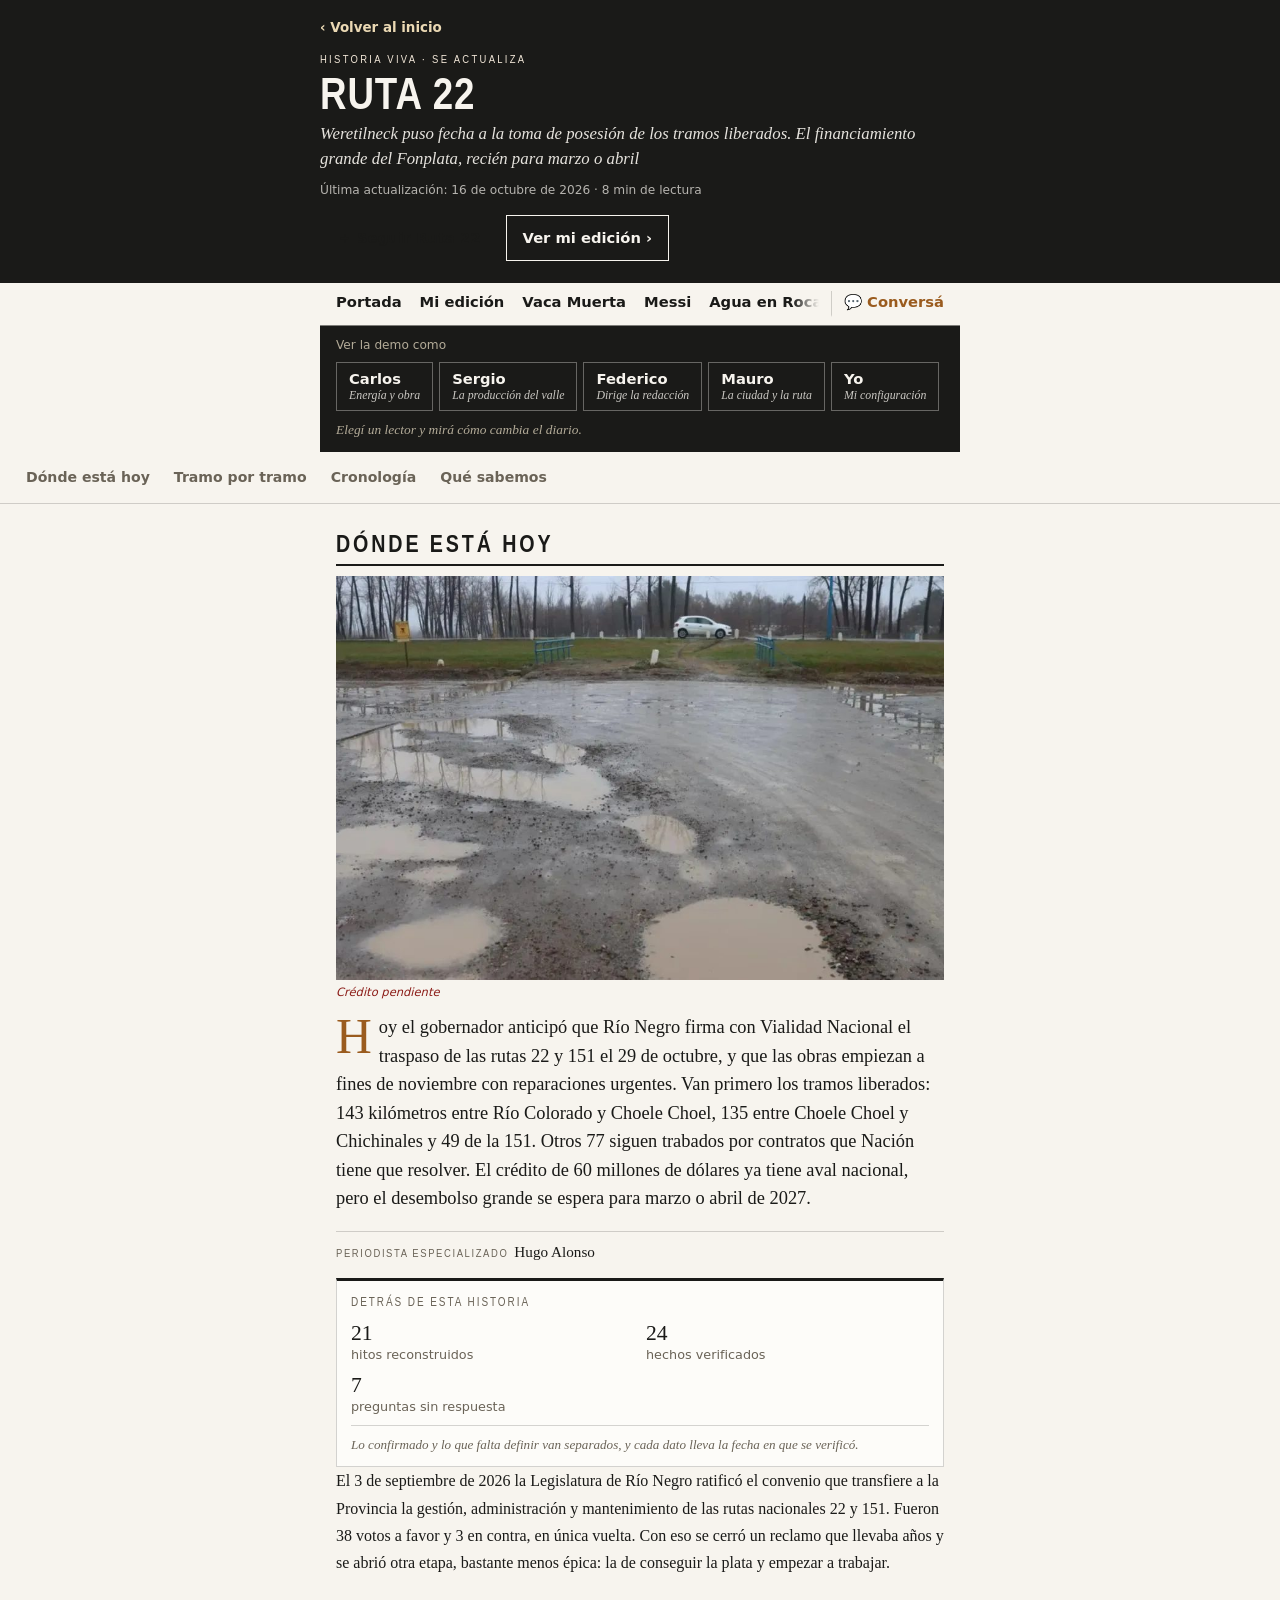
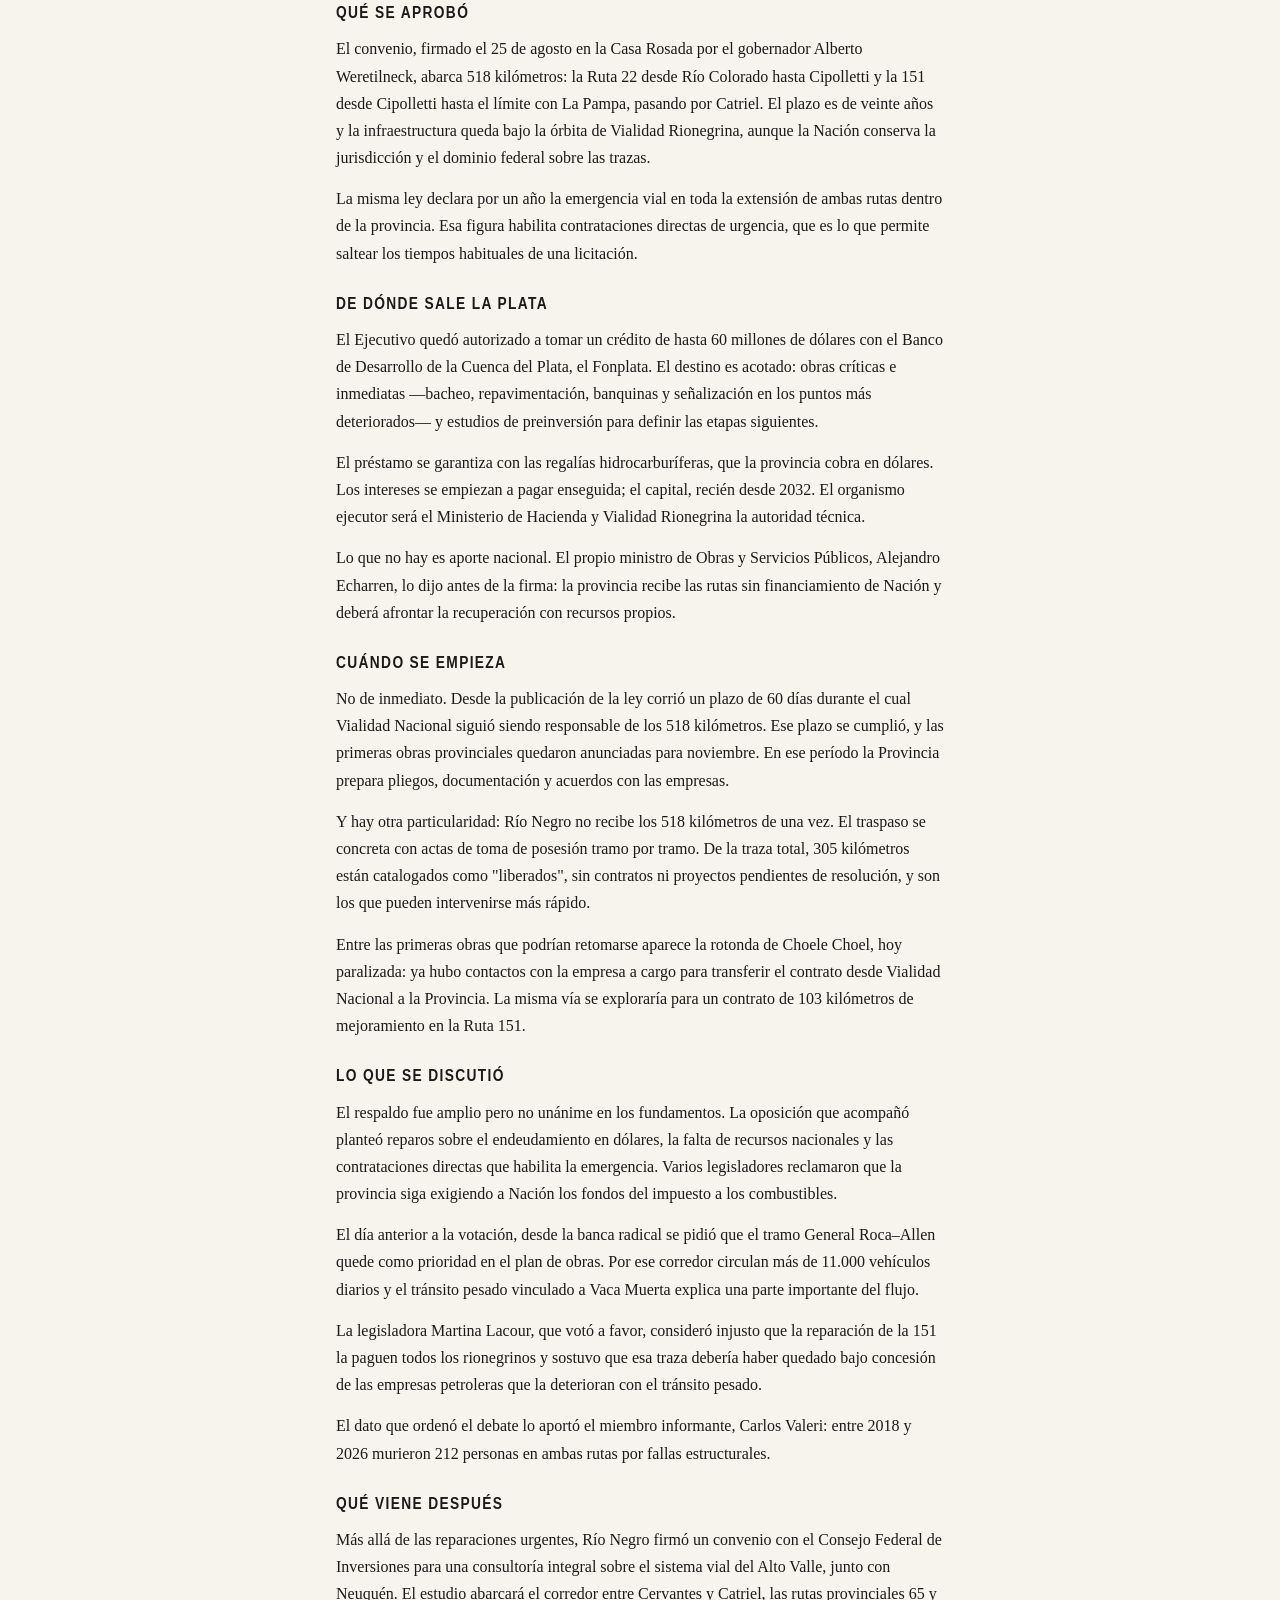
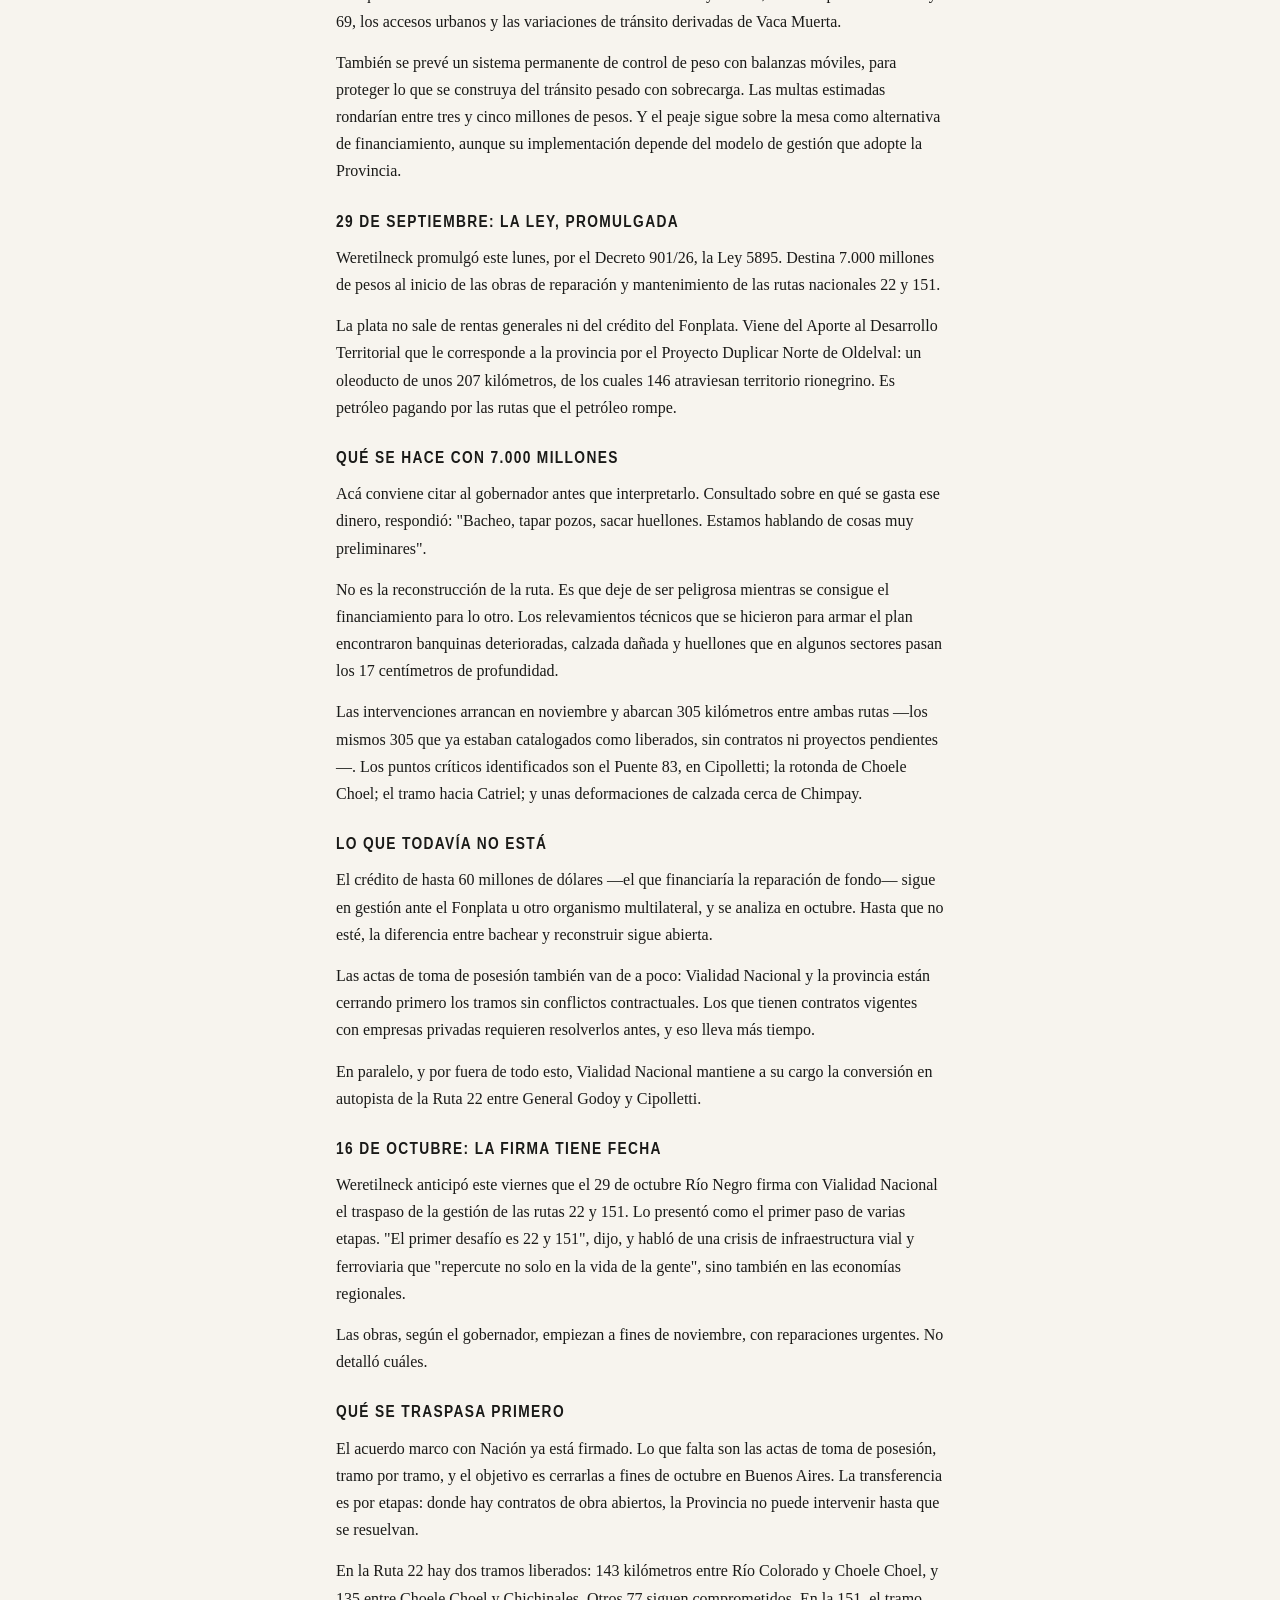
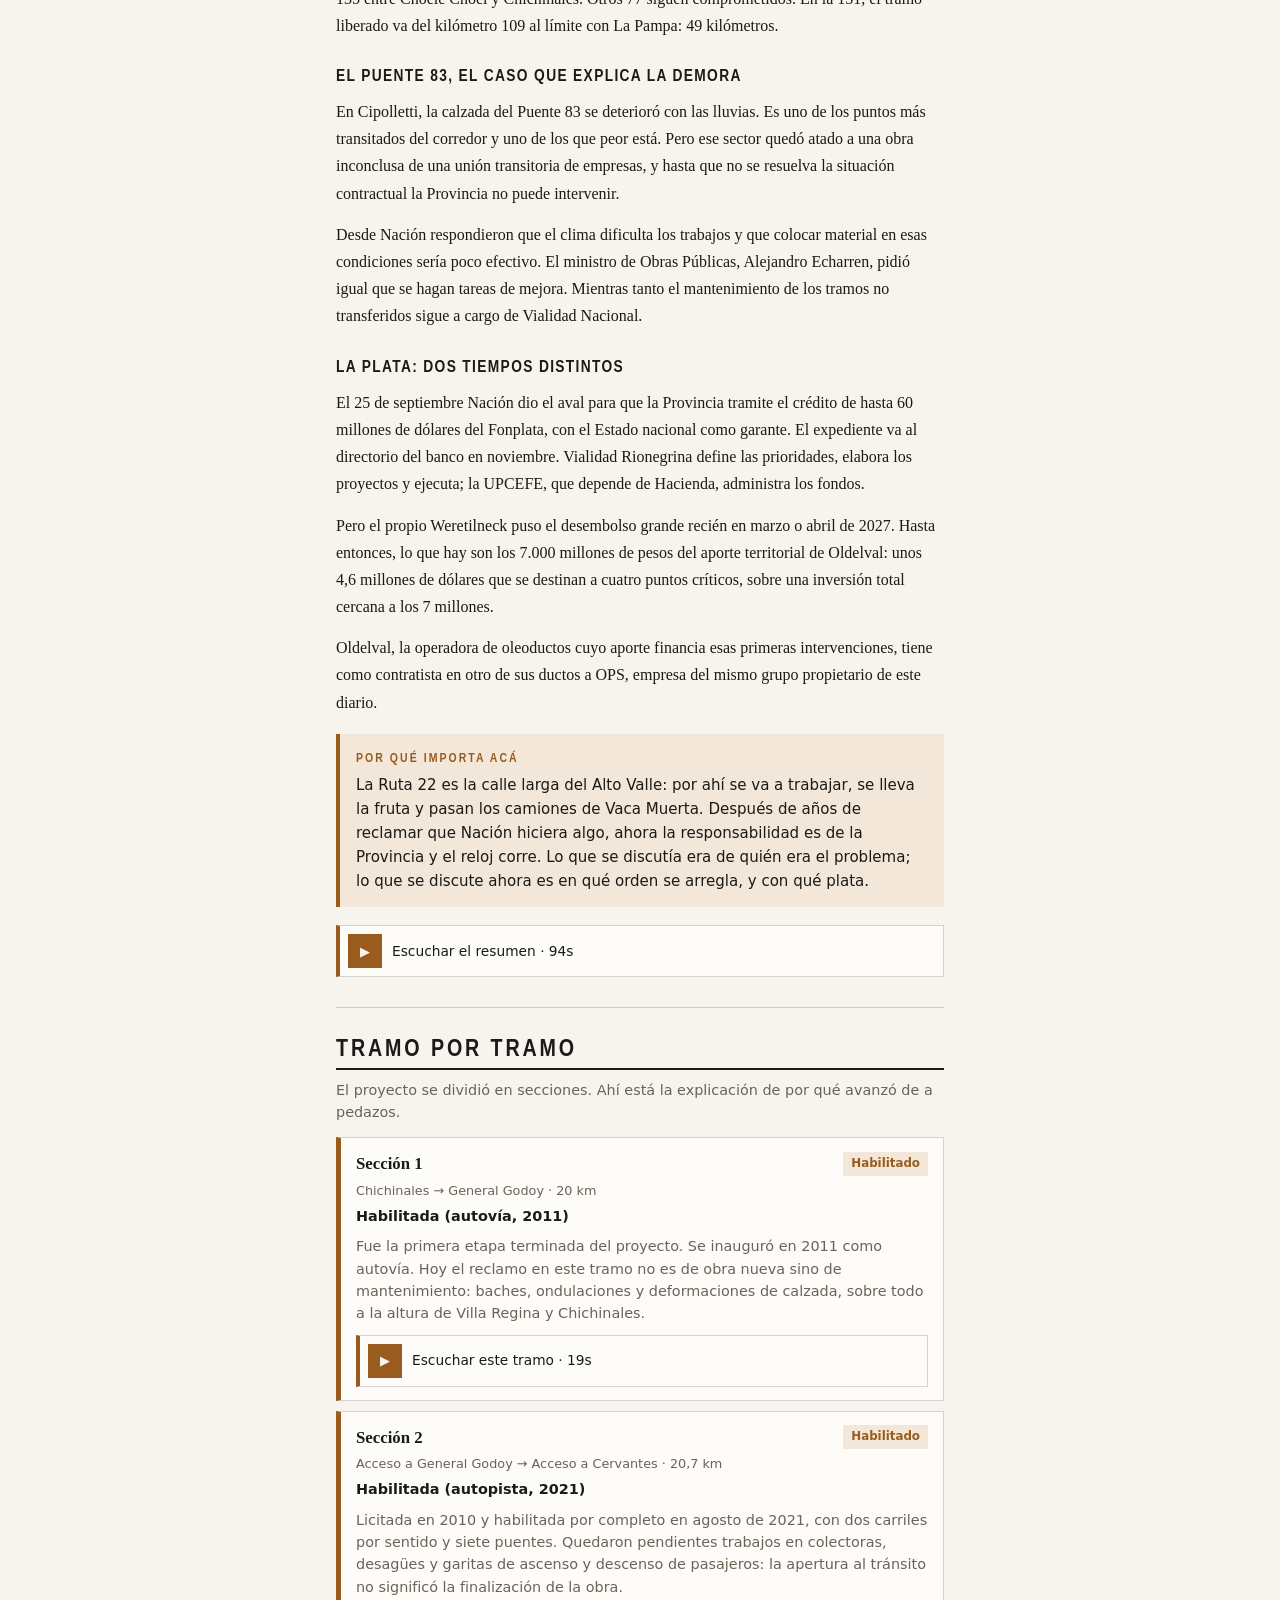
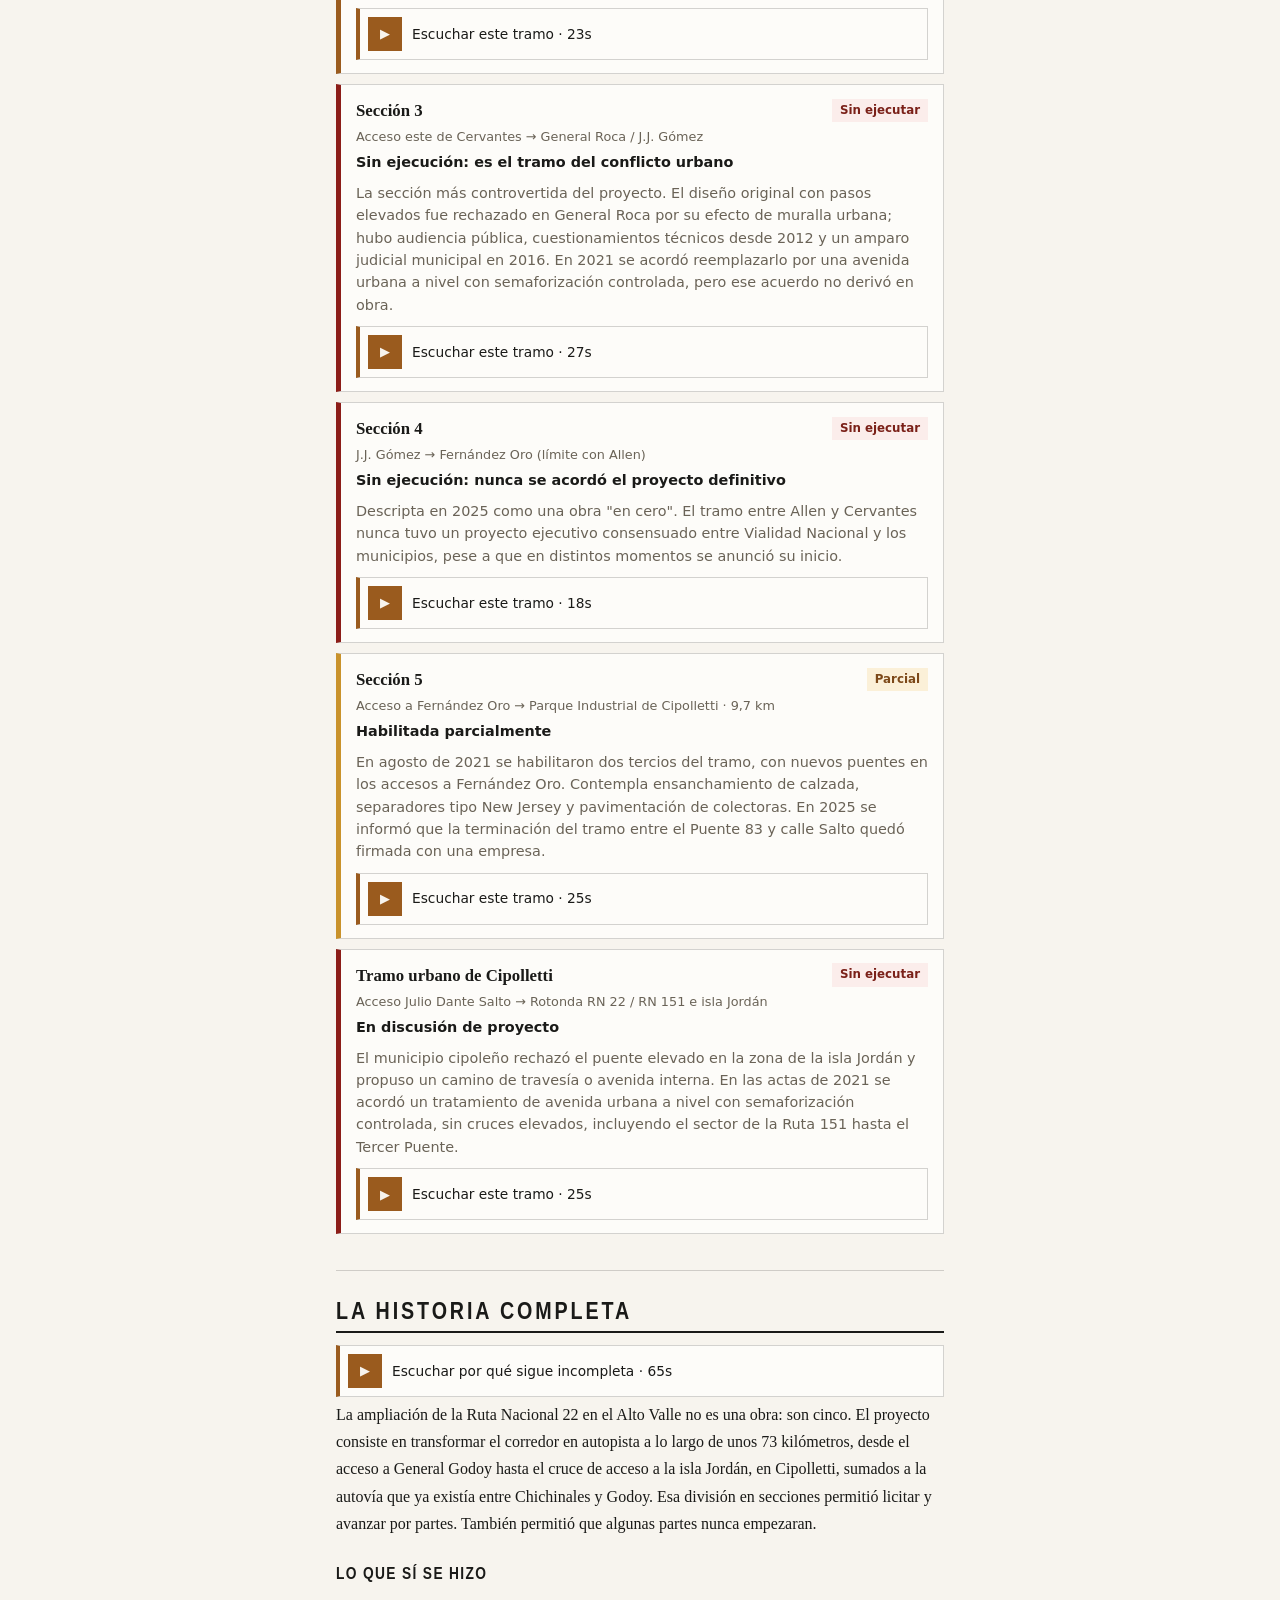
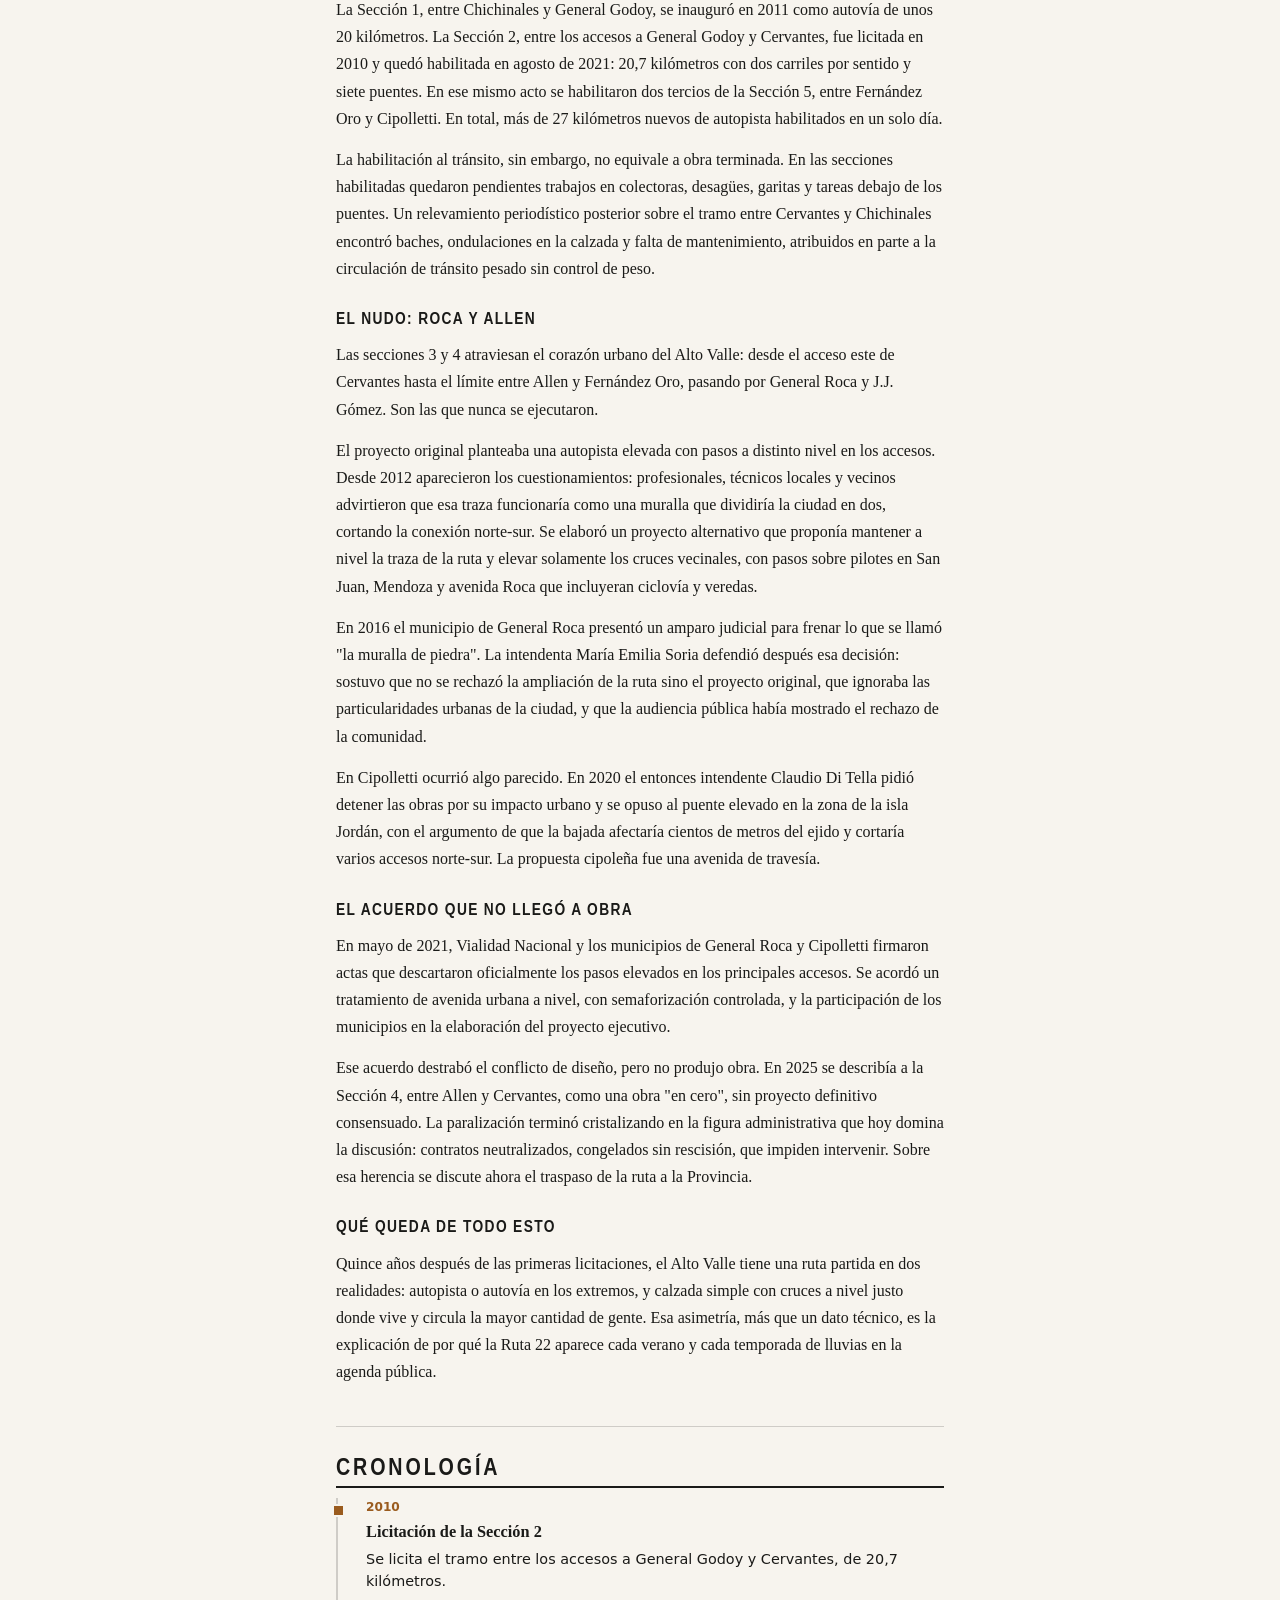
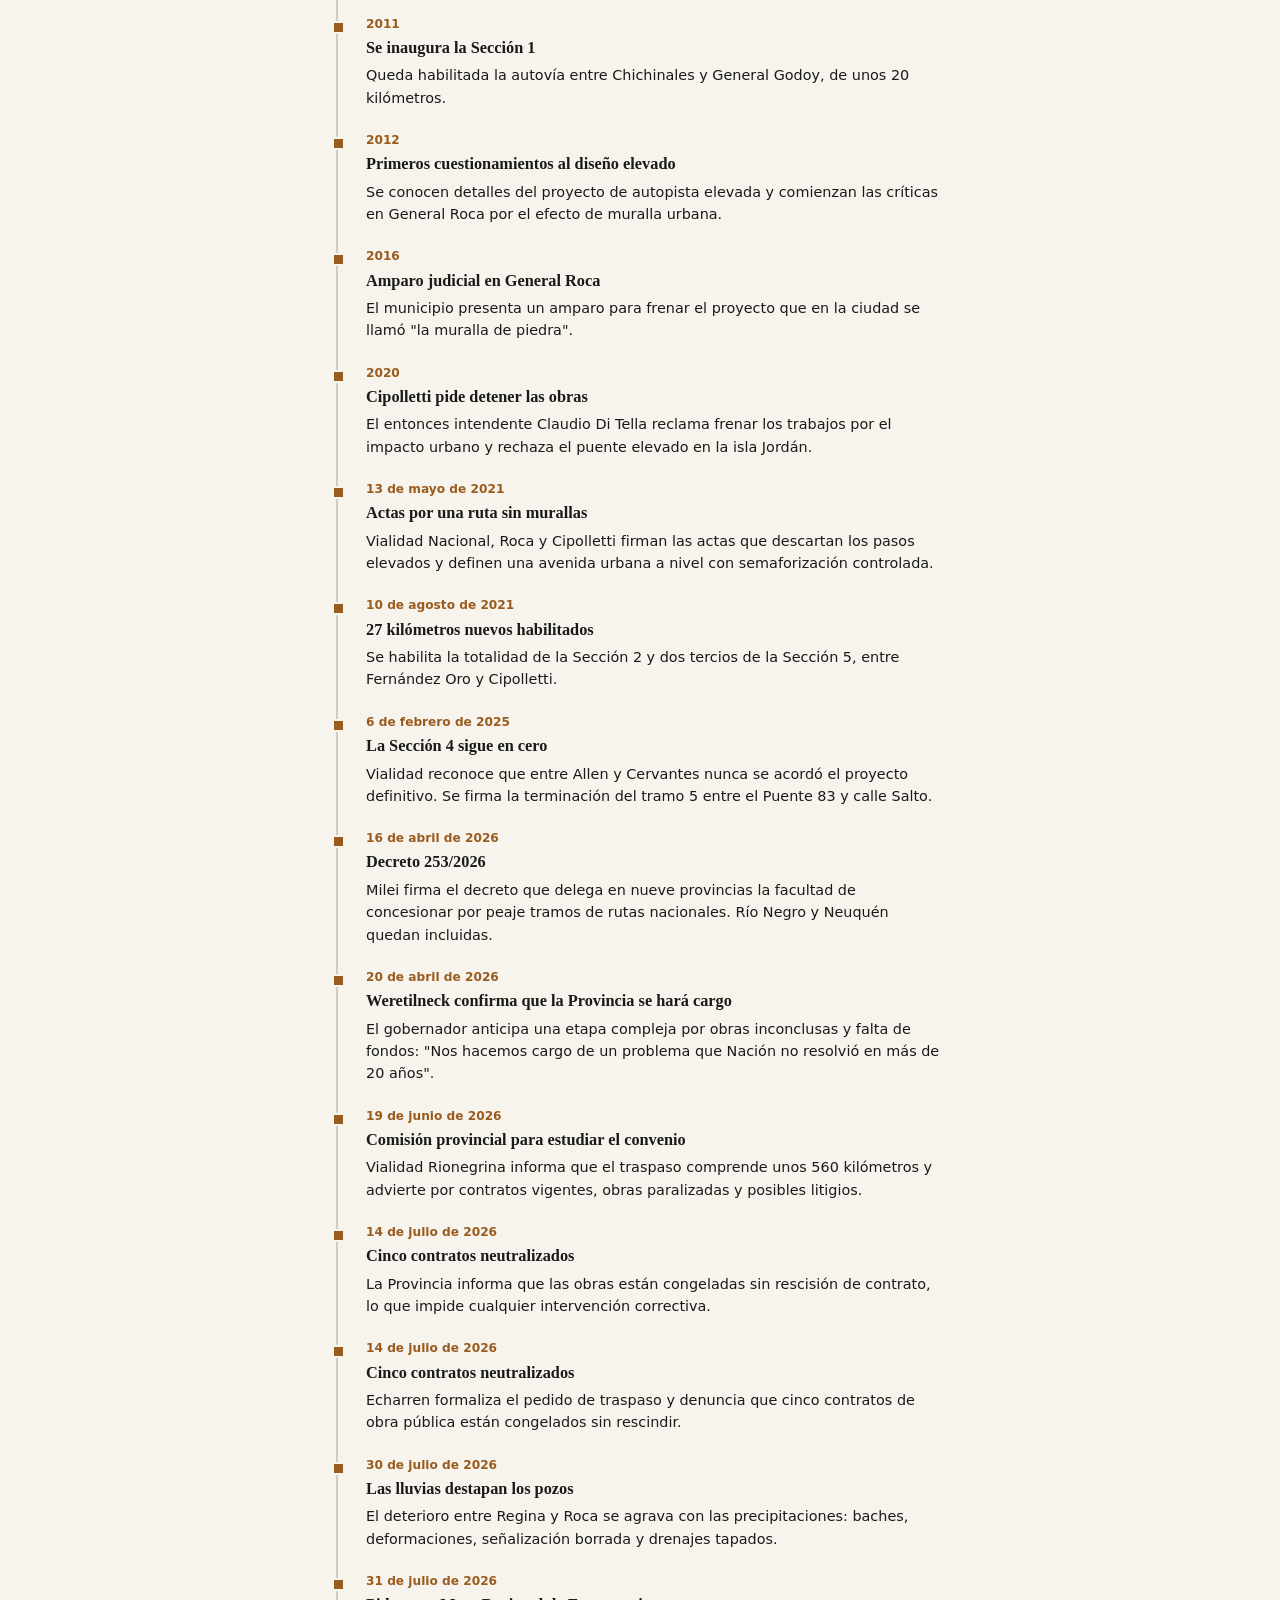
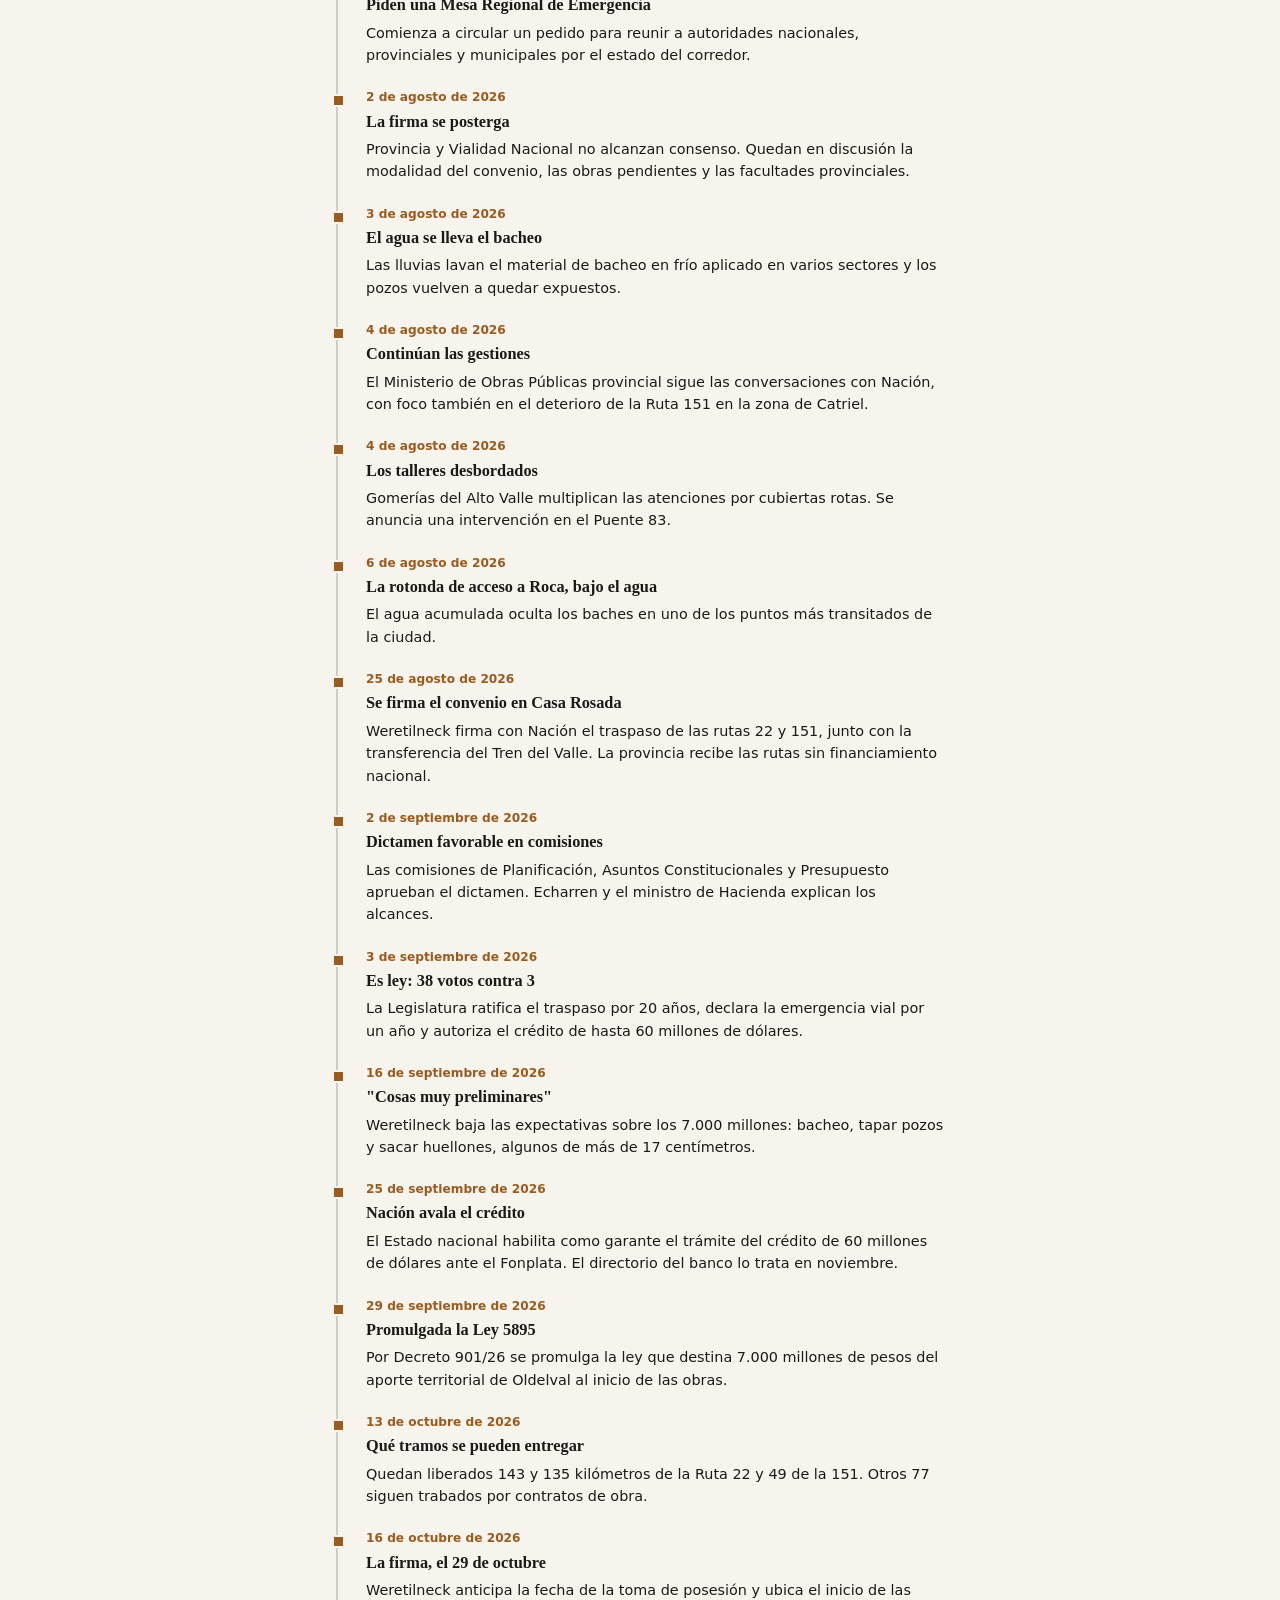
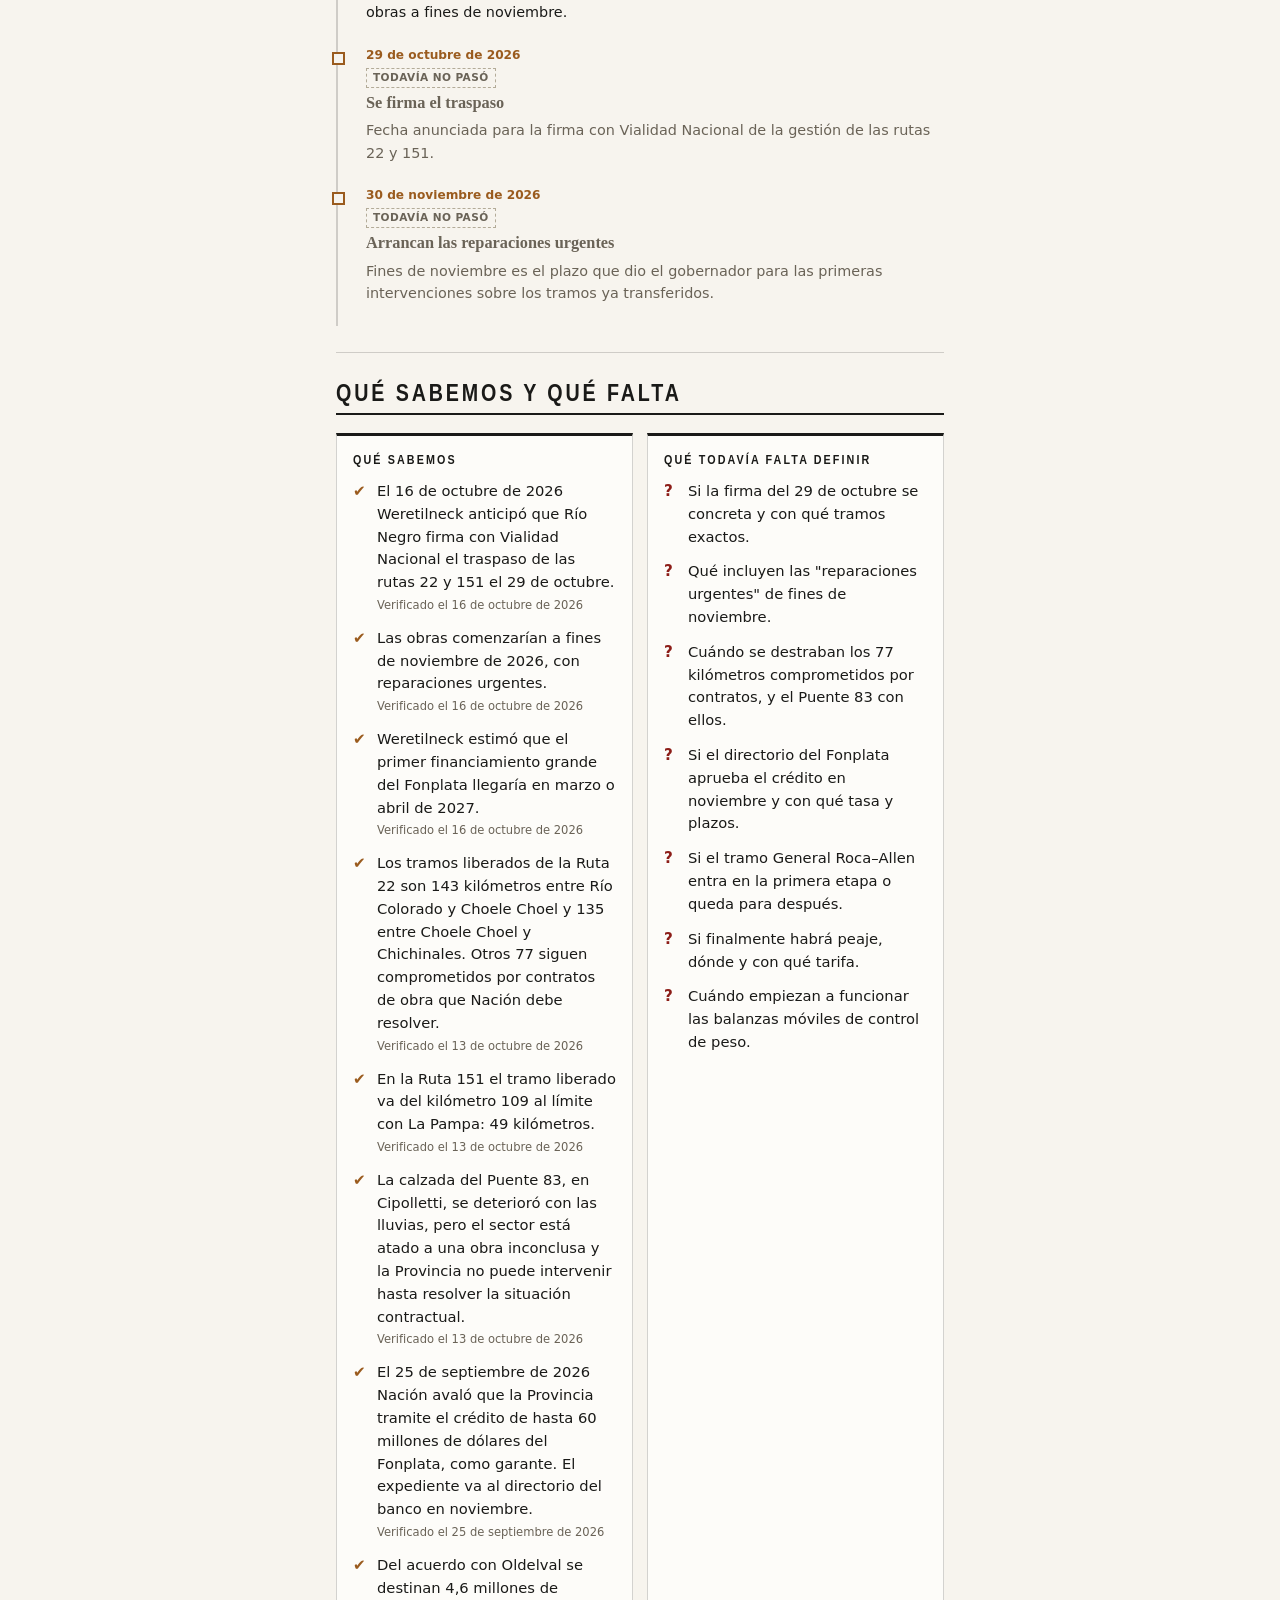
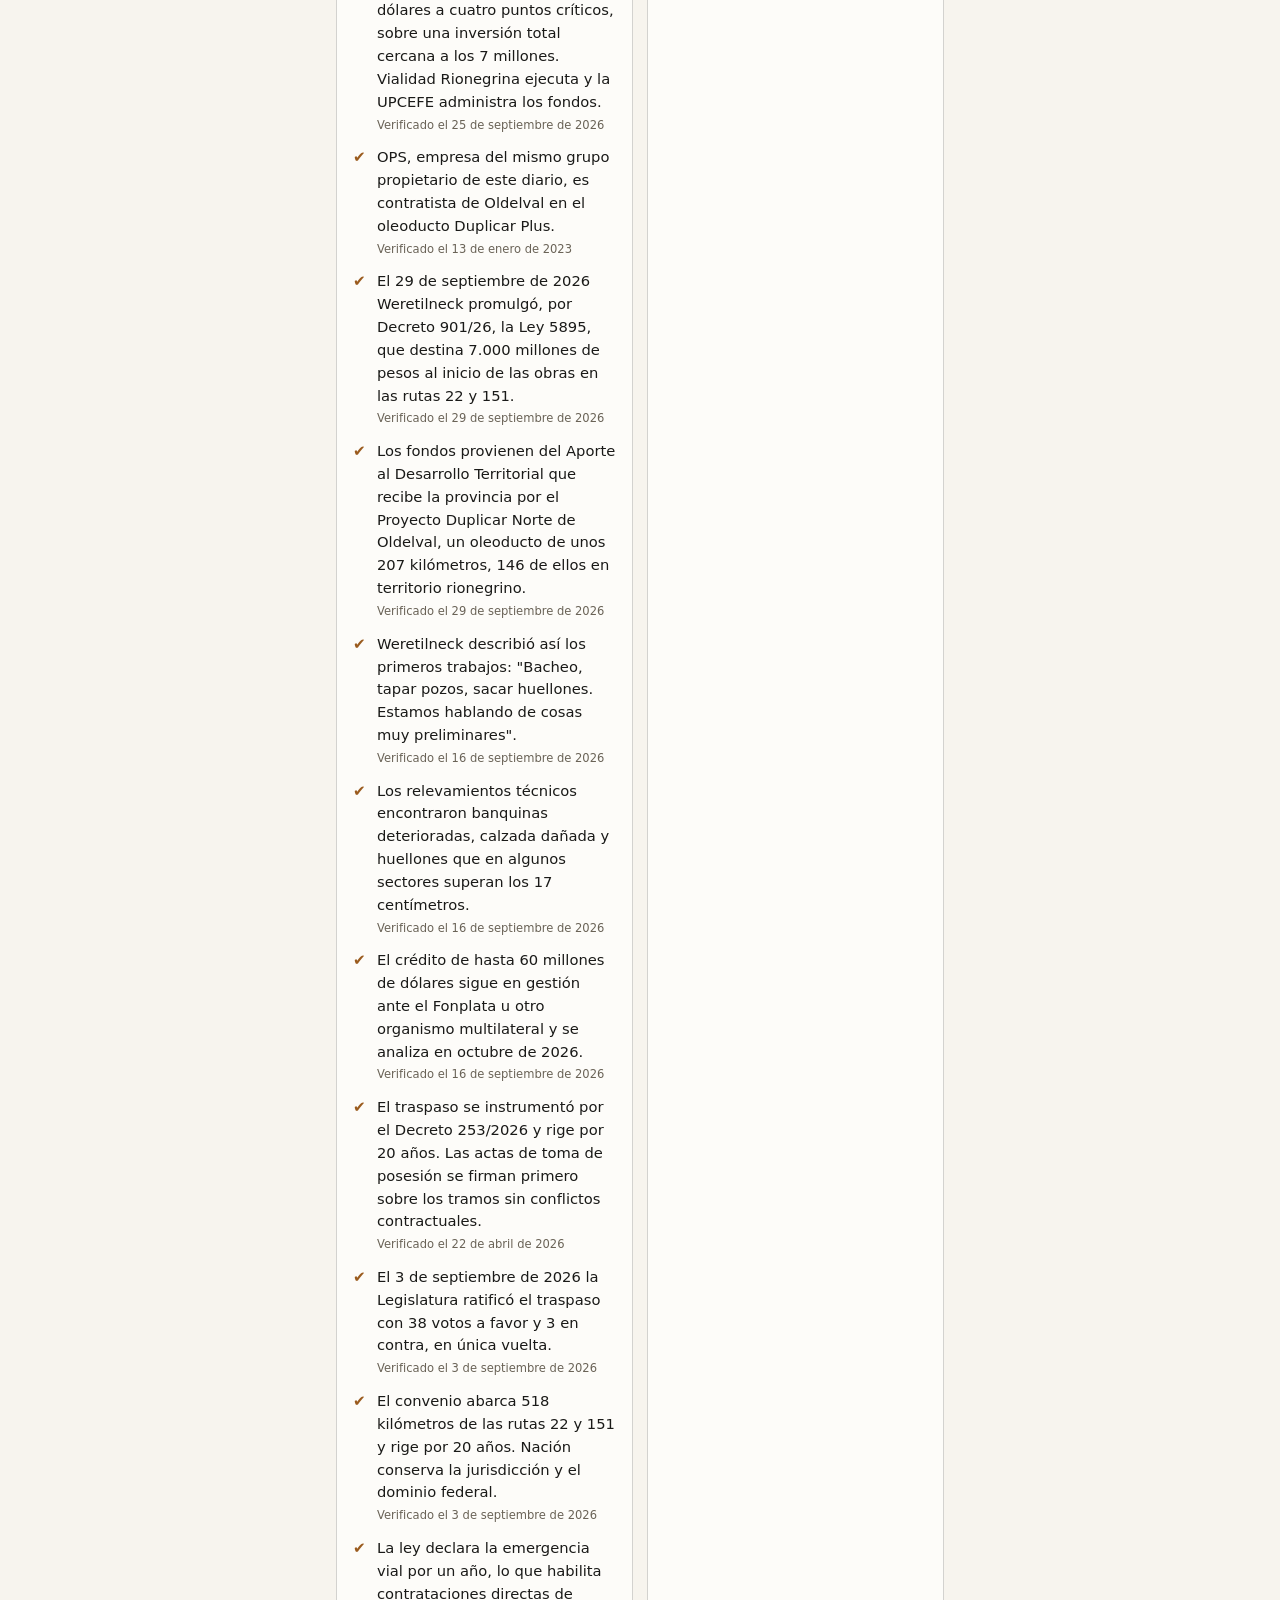
<file: pages/ruta22.html>
<!DOCTYPE html>
<html lang="es-AR">
<head>
  <meta charset="UTF-8">
  <meta name="viewport" content="width=device-width, initial-scale=1">
  <title>Ruta 22, historia viva · Tu Canillita</title>
  <meta name="description" content="Qué pasó, qué está confirmado y qué falta definir en la ampliación de la Ruta Nacional 22 en el Alto Valle.">
  <link rel="stylesheet" href="../css/styles.css">
  <link rel="stylesheet" href="../css/pages.css">
</head>
<body class="page">

  <header class="viva-head">
    <a class="volver" href="../index.html">‹ Volver al inicio</a>
    <p class="viva-head__eyebrow">Historia viva · se actualiza</p>
    <h1 class="viva-head__titulo">Ruta 22</h1>
    <p class="viva-head__bajada" id="bajada"></p>
    <p class="viva-head__meta" id="meta"></p>
    <div class="viva-head__acciones" id="acciones"></div>
  </header>

  <nav class="secciones" id="secciones" aria-label="Secciones"></nav>

  <div id="personas"></div>

  <!-- Navegación interna: la historia es larga -->
  <nav class="indice" aria-label="Secciones de la historia">
    <a href="#ahora">Dónde está hoy</a>
    <a href="#tramos">Tramo por tramo</a>
    <a href="#cronologia">Cronología</a>
    <a href="#saber">Qué sabemos</a>
  </nav>

  <main class="page__body">

    <section class="bloque" id="ahora">
      <h2 class="bloque__titulo">Dónde está hoy</h2>
      <div id="actualidad"></div>
    </section>

    <section class="bloque" id="tramos">
      <h2 class="bloque__titulo">Tramo por tramo</h2>
      <p class="bloque__bajada">El proyecto se dividió en secciones. Ahí está la explicación de por qué avanzó de a pedazos.</p>
      <div id="tramos-lista"></div>
    </section>

    <section class="bloque" id="historia">
      <h2 class="bloque__titulo">La historia completa</h2>
      <div class="article" id="cuerpo"></div>
    </section>

    <section class="bloque" id="cronologia">
      <h2 class="bloque__titulo">Cronología</h2>
      <div id="cronologia-lista"></div>
    </section>

    <section class="bloque" id="saber">
      <h2 class="bloque__titulo">Qué sabemos y qué falta</h2>
      <div class="saber" id="saber-cols"></div>
    </section>

    <section class="bloque bloque--preguntar">
      <h2 class="bloque__titulo">Preguntale al canillita</h2>
      <form class="ask" id="ask-form">
        <label class="visually-hidden" for="ask-input">Escribí tu pregunta</label>
        <input class="ask__input" id="ask-input" type="text" maxlength="200"
               placeholder="¿Qué pasó en General Roca?">
        <button class="ask__send" type="submit">Preguntar</button>
      </form>
      <div class="sugeridas" id="sugeridas"></div>
    </section>


  </main>

  <footer class="page__foot">
    <p>Tu Canillita · demostración sin servicios pagos · <span id="version-label"></span></p>
    <p id="actualizada"></p>
  </footer>

  <script src="../content/content.bundle.js"></script>
  <script src="../js/version.js"></script>
  <script src="../js/router.js"></script>
  <script src="../js/tema.js"></script>
  <script src="../js/content.js"></script>
  <script src="../js/preferences.js"></script>
  <script src="../js/personas.js"></script>
  <script src="../js/render.js"></script>
  <script src="../js/radio.js"></script>
  <script src="../js/ruta22.js"></script>
</body>
</html>
</file>
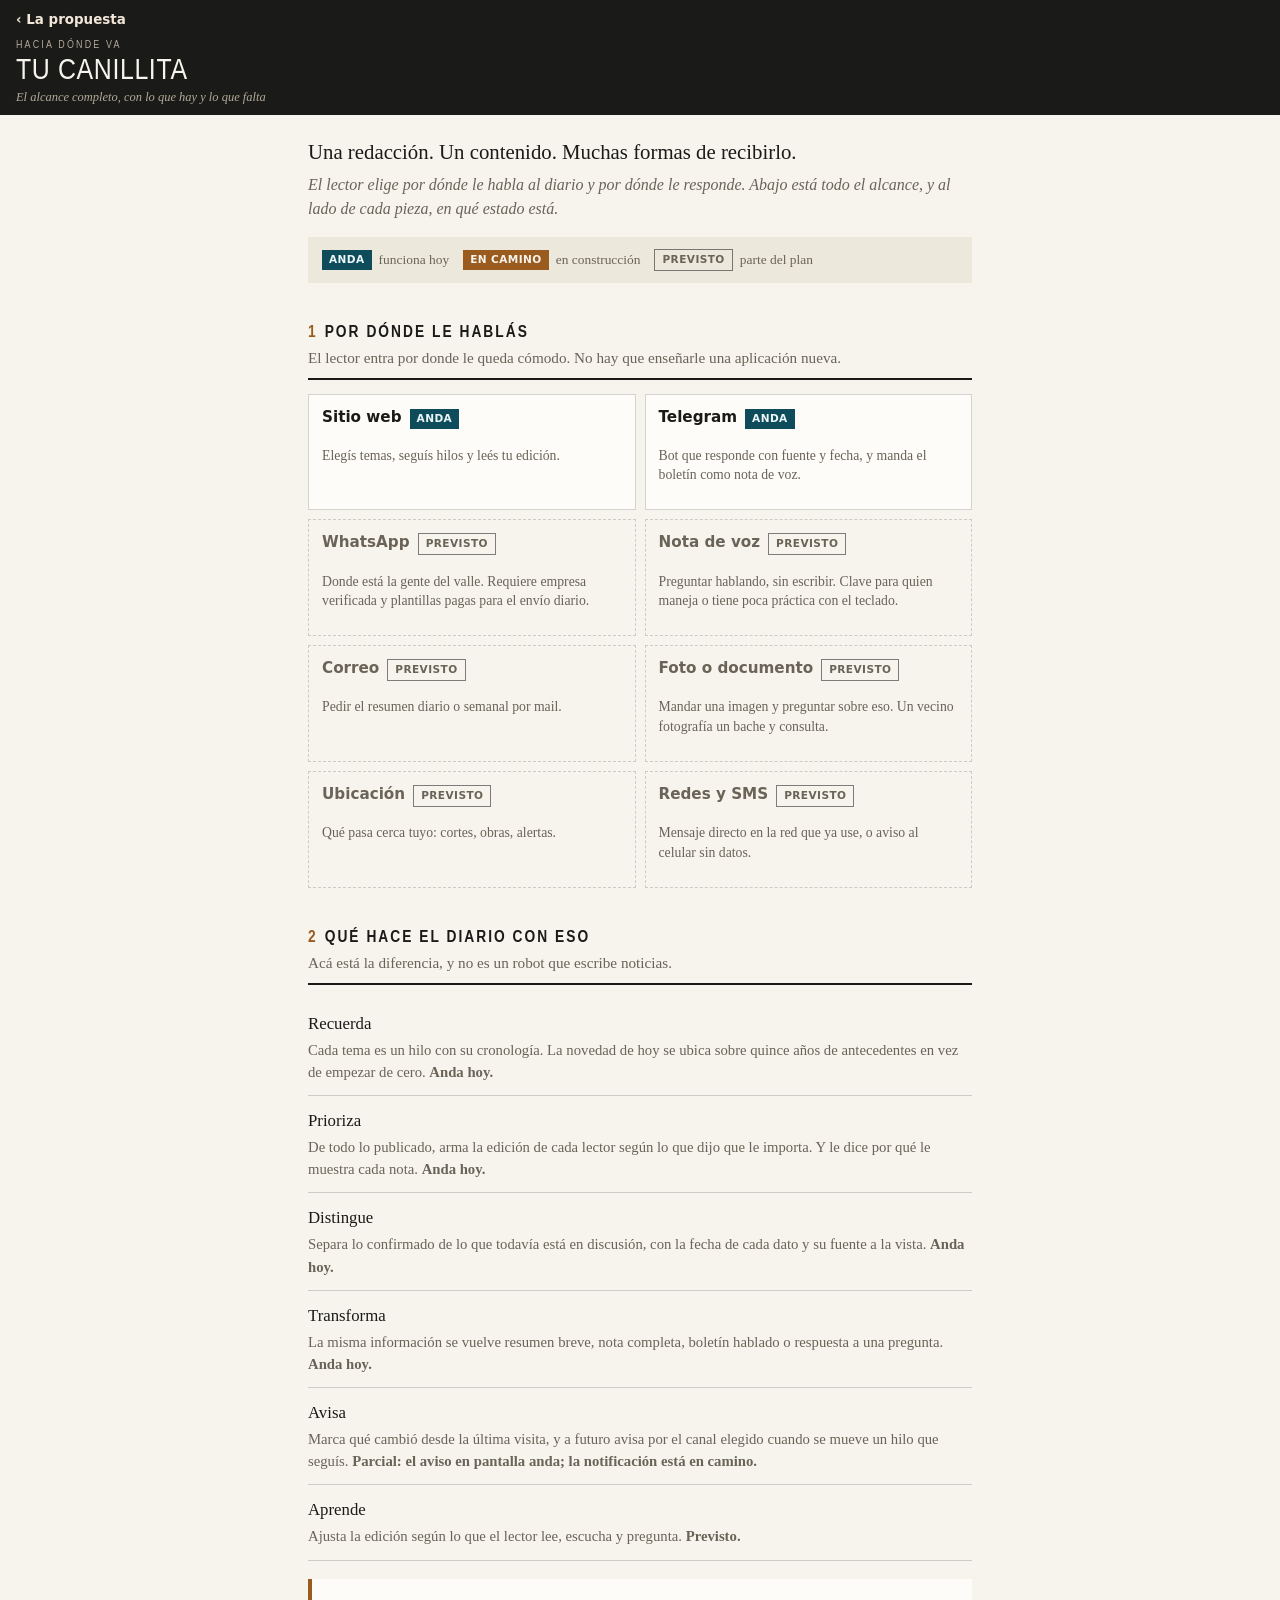
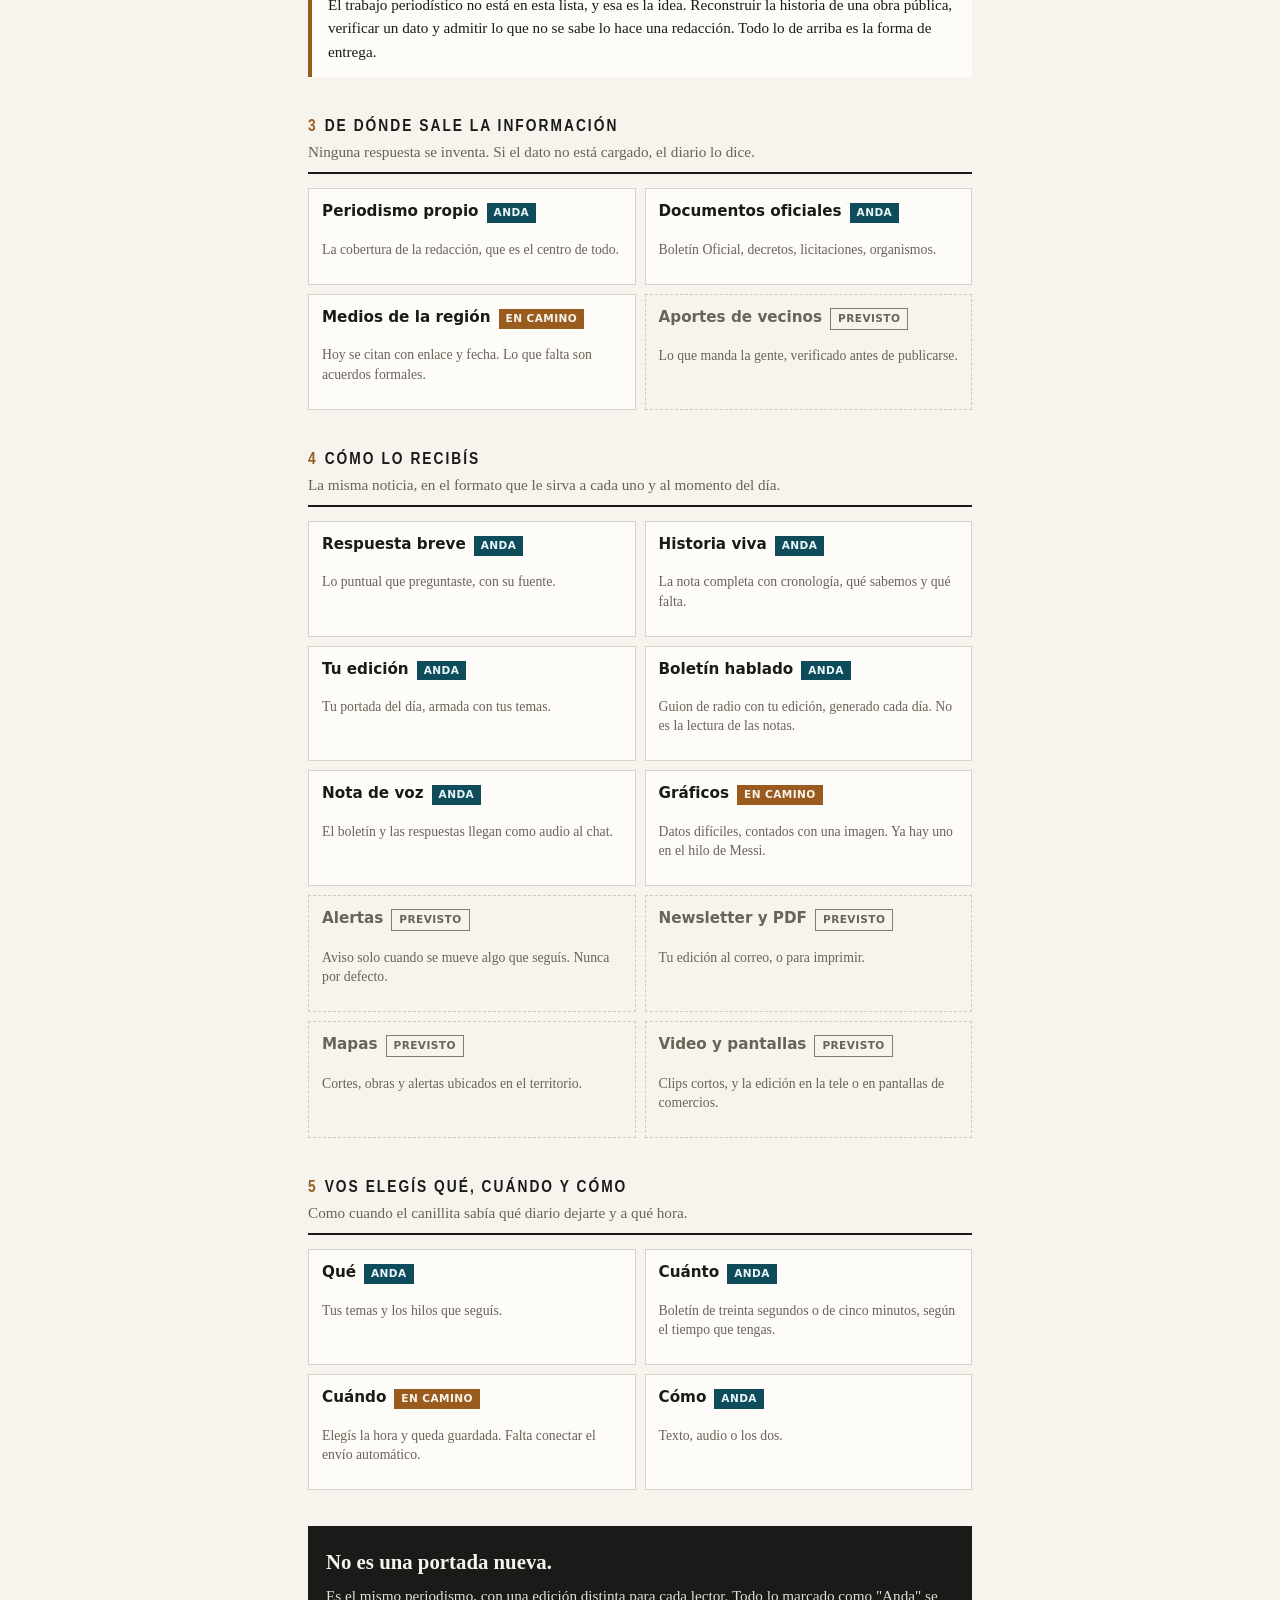
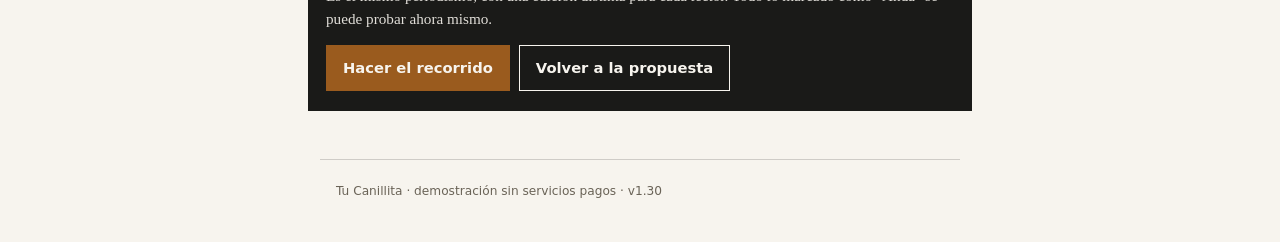
<file: pages/vision.html>
<!DOCTYPE html>
<html lang="es-AR">
<head>
  <meta charset="UTF-8">
  <meta name="viewport" content="width=device-width, initial-scale=1">
  <title>Hacia dónde va · Tu Canillita</title>
  <meta name="description" content="Una redacción, un contenido, muchas formas de recibirlo. El alcance completo de Tu Canillita, con lo que funciona hoy y lo que viene después.">
  <link rel="stylesheet" href="../css/styles.css">
  <link rel="stylesheet" href="../css/pages.css">
  <style>
    .vis { max-width: 700px; margin: 0 auto; padding: 0 18px 48px; }

    .vis__lead {
      margin: 22px 0 6px;
      font-family: var(--display);
      font-size: 1.3rem;
      line-height: 1.45;
    }
    .vis__sub {
      margin: 0;
      font-family: var(--display);
      font-style: italic;
      font-size: 1rem;
      color: var(--tinta-suave);
    }

    .vis h2 {
      margin: 36px 0 3px;
      font-family: var(--condensada);
      font-size: 1.05rem;
      letter-spacing: .12em;
      text-transform: uppercase;
    }
    .vis h2 .num {
      color: var(--ocre);
      margin-right: 7px;
    }
    .vis__bajada {
      margin: 0 0 14px;
      padding-bottom: 8px;
      border-bottom: 2px solid var(--tinta);
      font-family: var(--display);
      font-size: .95rem;
      color: var(--tinta-suave);
    }

    /* Cada pieza, con su estado */
    .piezas { display: grid; gap: 9px; margin: 0; padding: 0; list-style: none; }
    @media (min-width: 560px) { .piezas { grid-template-columns: 1fr 1fr; } }

    .pieza {
      display: flex; flex-direction: column; gap: 3px;
      padding: 11px 13px;
      border: 1px solid var(--linea);
      background: var(--burbuja-in);
    }
    .pieza--previsto { background: transparent; border-style: dashed; }

    .pieza__cab { display: flex; align-items: baseline; gap: 8px; flex-wrap: wrap; }
    .pieza__nombre {
      font-family: var(--interfaz); font-size: .95rem; font-weight: 600;
    }
    .pieza--previsto .pieza__nombre { color: var(--tinta-suave); }
    .pieza__que {
      font-family: var(--display); font-size: .86rem;
      line-height: 1.4; color: var(--tinta-suave);
    }

    .estado {
      flex: 0 0 auto;
      padding: 2px 7px;
      font-family: var(--interfaz);
      font-size: .66rem; font-weight: 600;
      letter-spacing: .04em; text-transform: uppercase;
    }
    .estado--anda   { background: var(--senal); color: var(--senal-papel); }
    .estado--camino { background: var(--ocre); color: var(--papel); }
    .estado--luego  { background: transparent; color: var(--tinta-suave); border: 1px solid var(--filete); }

    /* Leyenda */
    .leyenda {
      display: flex; flex-wrap: wrap; gap: 14px;
      margin: 16px 0 0; padding: 12px 14px;
      background: var(--papel-viejo);
    }
    .leyenda div { display: flex; align-items: center; gap: 7px; }
    .leyenda span:last-child {
      font-family: var(--display); font-size: .84rem; color: var(--tinta-suave);
    }

    /* El paso del medio */
    .motor { margin-top: 14px; }
    .motor__item {
      padding: 12px 0;
      border-bottom: 1px solid var(--linea);
    }
    .motor__titulo {
      margin: 0 0 3px;
      font-family: var(--display); font-size: 1.05rem;
    }
    .motor__texto {
      margin: 0; font-family: var(--display);
      font-size: .92rem; line-height: 1.5; color: var(--tinta-suave);
    }

    .aviso {
      margin: 18px 0 0; padding: 14px 16px;
      background: var(--burbuja-in);
      border-left: 4px solid var(--ocre);
      font-family: var(--display); font-size: .95rem; line-height: 1.55;
    }

    .cierre {
      margin: 36px 0 0; padding: 20px 18px;
      background: var(--tinta); color: var(--papel);
    }
    .cierre h2 {
      margin: 0 0 8px; font-family: var(--display);
      font-size: 1.3rem; letter-spacing: 0; text-transform: none; color: var(--papel);
    }
    .cierre p { margin: 0 0 14px; font-family: var(--display); font-size: .95rem; opacity: .9; }
    .cierre__acciones { display: flex; flex-wrap: wrap; gap: 9px; }
    .cierre .btn--primary { background: var(--ocre); border-color: var(--ocre); color: var(--papel); }
    .cierre .btn--ghost { color: var(--papel); border-color: var(--papel); }
  </style>
</head>
<body class="page">

  <header class="masthead">
    <a class="volver" href="propuesta.html">‹ La propuesta</a>
    <p class="masthead__eyebrow">Hacia dónde va</p>
    <h1 class="masthead__title">Tu Canillita</h1>
    <p class="masthead__line">El alcance completo, con lo que hay y lo que falta</p>
  </header>

  <main class="vis">

    <p class="vis__lead">Una redacción. Un contenido. Muchas formas de recibirlo.</p>
    <p class="vis__sub">
      El lector elige por dónde le habla al diario y por dónde le responde.
      Abajo está todo el alcance, y al lado de cada pieza, en qué estado está.
    </p>

    <div class="leyenda">
      <div><span class="estado estado--anda">Anda</span><span>funciona hoy</span></div>
      <div><span class="estado estado--camino">En camino</span><span>en construcción</span></div>
      <div><span class="estado estado--luego">Previsto</span><span>parte del plan</span></div>
    </div>

    <h2><span class="num">1</span>Por dónde le hablás</h2>
    <p class="vis__bajada">El lector entra por donde le queda cómodo. No hay que enseñarle una aplicación nueva.</p>
    <ul class="piezas">
      <li class="pieza">
        <div class="pieza__cab"><span class="pieza__nombre">Sitio web</span><span class="estado estado--anda">Anda</span></div>
        <p class="pieza__que">Elegís temas, seguís hilos y leés tu edición.</p>
      </li>
      <li class="pieza">
        <div class="pieza__cab"><span class="pieza__nombre">Telegram</span><span class="estado estado--anda">Anda</span></div>
        <p class="pieza__que">Bot que responde con fuente y fecha, y manda el boletín como nota de voz.</p>
      </li>
      <li class="pieza pieza--previsto">
        <div class="pieza__cab"><span class="pieza__nombre">WhatsApp</span><span class="estado estado--luego">Previsto</span></div>
        <p class="pieza__que">Donde está la gente del valle. Requiere empresa verificada y plantillas pagas para el envío diario.</p>
      </li>
      <li class="pieza pieza--previsto">
        <div class="pieza__cab"><span class="pieza__nombre">Nota de voz</span><span class="estado estado--luego">Previsto</span></div>
        <p class="pieza__que">Preguntar hablando, sin escribir. Clave para quien maneja o tiene poca práctica con el teclado.</p>
      </li>
      <li class="pieza pieza--previsto">
        <div class="pieza__cab"><span class="pieza__nombre">Correo</span><span class="estado estado--luego">Previsto</span></div>
        <p class="pieza__que">Pedir el resumen diario o semanal por mail.</p>
      </li>
      <li class="pieza pieza--previsto">
        <div class="pieza__cab"><span class="pieza__nombre">Foto o documento</span><span class="estado estado--luego">Previsto</span></div>
        <p class="pieza__que">Mandar una imagen y preguntar sobre eso. Un vecino fotografía un bache y consulta.</p>
      </li>
      <li class="pieza pieza--previsto">
        <div class="pieza__cab"><span class="pieza__nombre">Ubicación</span><span class="estado estado--luego">Previsto</span></div>
        <p class="pieza__que">Qué pasa cerca tuyo: cortes, obras, alertas.</p>
      </li>
      <li class="pieza pieza--previsto">
        <div class="pieza__cab"><span class="pieza__nombre">Redes y SMS</span><span class="estado estado--luego">Previsto</span></div>
        <p class="pieza__que">Mensaje directo en la red que ya use, o aviso al celular sin datos.</p>
      </li>
    </ul>

    <h2><span class="num">2</span>Qué hace el diario con eso</h2>
    <p class="vis__bajada">Acá está la diferencia, y no es un robot que escribe noticias.</p>
    <div class="motor">
      <div class="motor__item">
        <p class="motor__titulo">Recuerda</p>
        <p class="motor__texto">Cada tema es un hilo con su cronología. La novedad de hoy se ubica sobre quince años de antecedentes en vez de empezar de cero. <strong>Anda hoy.</strong></p>
      </div>
      <div class="motor__item">
        <p class="motor__titulo">Prioriza</p>
        <p class="motor__texto">De todo lo publicado, arma la edición de cada lector según lo que dijo que le importa. Y le dice por qué le muestra cada nota. <strong>Anda hoy.</strong></p>
      </div>
      <div class="motor__item">
        <p class="motor__titulo">Distingue</p>
        <p class="motor__texto">Separa lo confirmado de lo que todavía está en discusión, con la fecha de cada dato y su fuente a la vista. <strong>Anda hoy.</strong></p>
      </div>
      <div class="motor__item">
        <p class="motor__titulo">Transforma</p>
        <p class="motor__texto">La misma información se vuelve resumen breve, nota completa, boletín hablado o respuesta a una pregunta. <strong>Anda hoy.</strong></p>
      </div>
      <div class="motor__item">
        <p class="motor__titulo">Avisa</p>
        <p class="motor__texto">Marca qué cambió desde la última visita, y a futuro avisa por el canal elegido cuando se mueve un hilo que seguís. <strong>Parcial: el aviso en pantalla anda; la notificación está en camino.</strong></p>
      </div>
      <div class="motor__item">
        <p class="motor__titulo">Aprende</p>
        <p class="motor__texto">Ajusta la edición según lo que el lector lee, escucha y pregunta. <strong>Previsto.</strong></p>
      </div>
    </div>

    <div class="aviso">
      El trabajo periodístico no está en esta lista, y esa es la idea. Reconstruir
      la historia de una obra pública, verificar un dato y admitir lo que no se
      sabe lo hace una redacción. Todo lo de arriba es la forma de entrega.
    </div>

    <h2><span class="num">3</span>De dónde sale la información</h2>
    <p class="vis__bajada">Ninguna respuesta se inventa. Si el dato no está cargado, el diario lo dice.</p>
    <ul class="piezas">
      <li class="pieza">
        <div class="pieza__cab"><span class="pieza__nombre">Periodismo propio</span><span class="estado estado--anda">Anda</span></div>
        <p class="pieza__que">La cobertura de la redacción, que es el centro de todo.</p>
      </li>
      <li class="pieza">
        <div class="pieza__cab"><span class="pieza__nombre">Documentos oficiales</span><span class="estado estado--anda">Anda</span></div>
        <p class="pieza__que">Boletín Oficial, decretos, licitaciones, organismos.</p>
      </li>
      <li class="pieza">
        <div class="pieza__cab"><span class="pieza__nombre">Medios de la región</span><span class="estado estado--camino">En camino</span></div>
        <p class="pieza__que">Hoy se citan con enlace y fecha. Lo que falta son acuerdos formales.</p>
      </li>
      <li class="pieza pieza--previsto">
        <div class="pieza__cab"><span class="pieza__nombre">Aportes de vecinos</span><span class="estado estado--luego">Previsto</span></div>
        <p class="pieza__que">Lo que manda la gente, verificado antes de publicarse.</p>
      </li>
    </ul>

    <h2><span class="num">4</span>Cómo lo recibís</h2>
    <p class="vis__bajada">La misma noticia, en el formato que le sirva a cada uno y al momento del día.</p>
    <ul class="piezas">
      <li class="pieza">
        <div class="pieza__cab"><span class="pieza__nombre">Respuesta breve</span><span class="estado estado--anda">Anda</span></div>
        <p class="pieza__que">Lo puntual que preguntaste, con su fuente.</p>
      </li>
      <li class="pieza">
        <div class="pieza__cab"><span class="pieza__nombre">Historia viva</span><span class="estado estado--anda">Anda</span></div>
        <p class="pieza__que">La nota completa con cronología, qué sabemos y qué falta.</p>
      </li>
      <li class="pieza">
        <div class="pieza__cab"><span class="pieza__nombre">Tu edición</span><span class="estado estado--anda">Anda</span></div>
        <p class="pieza__que">Tu portada del día, armada con tus temas.</p>
      </li>
      <li class="pieza">
        <div class="pieza__cab"><span class="pieza__nombre">Boletín hablado</span><span class="estado estado--anda">Anda</span></div>
        <p class="pieza__que">Guion de radio con tu edición, generado cada día. No es la lectura de las notas.</p>
      </li>
      <li class="pieza">
        <div class="pieza__cab"><span class="pieza__nombre">Nota de voz</span><span class="estado estado--anda">Anda</span></div>
        <p class="pieza__que">El boletín y las respuestas llegan como audio al chat.</p>
      </li>
      <li class="pieza">
        <div class="pieza__cab"><span class="pieza__nombre">Gráficos</span><span class="estado estado--camino">En camino</span></div>
        <p class="pieza__que">Datos difíciles, contados con una imagen. Ya hay uno en el hilo de Messi.</p>
      </li>
      <li class="pieza pieza--previsto">
        <div class="pieza__cab"><span class="pieza__nombre">Alertas</span><span class="estado estado--luego">Previsto</span></div>
        <p class="pieza__que">Aviso solo cuando se mueve algo que seguís. Nunca por defecto.</p>
      </li>
      <li class="pieza pieza--previsto">
        <div class="pieza__cab"><span class="pieza__nombre">Newsletter y PDF</span><span class="estado estado--luego">Previsto</span></div>
        <p class="pieza__que">Tu edición al correo, o para imprimir.</p>
      </li>
      <li class="pieza pieza--previsto">
        <div class="pieza__cab"><span class="pieza__nombre">Mapas</span><span class="estado estado--luego">Previsto</span></div>
        <p class="pieza__que">Cortes, obras y alertas ubicados en el territorio.</p>
      </li>
      <li class="pieza pieza--previsto">
        <div class="pieza__cab"><span class="pieza__nombre">Video y pantallas</span><span class="estado estado--luego">Previsto</span></div>
        <p class="pieza__que">Clips cortos, y la edición en la tele o en pantallas de comercios.</p>
      </li>
    </ul>

    <h2><span class="num">5</span>Vos elegís qué, cuándo y cómo</h2>
    <p class="vis__bajada">Como cuando el canillita sabía qué diario dejarte y a qué hora.</p>
    <ul class="piezas">
      <li class="pieza">
        <div class="pieza__cab"><span class="pieza__nombre">Qué</span><span class="estado estado--anda">Anda</span></div>
        <p class="pieza__que">Tus temas y los hilos que seguís.</p>
      </li>
      <li class="pieza">
        <div class="pieza__cab"><span class="pieza__nombre">Cuánto</span><span class="estado estado--anda">Anda</span></div>
        <p class="pieza__que">Boletín de treinta segundos o de cinco minutos, según el tiempo que tengas.</p>
      </li>
      <li class="pieza">
        <div class="pieza__cab"><span class="pieza__nombre">Cuándo</span><span class="estado estado--camino">En camino</span></div>
        <p class="pieza__que">Elegís la hora y queda guardada. Falta conectar el envío automático.</p>
      </li>
      <li class="pieza">
        <div class="pieza__cab"><span class="pieza__nombre">Cómo</span><span class="estado estado--anda">Anda</span></div>
        <p class="pieza__que">Texto, audio o los dos.</p>
      </li>
    </ul>

    <section class="cierre">
      <h2>No es una portada nueva.</h2>
      <p>
        Es el mismo periodismo, con una edición distinta para cada lector.
        Todo lo marcado como "Anda" se puede probar ahora mismo.
      </p>
      <div class="cierre__acciones">
        <a class="btn btn--primary" href="../index.html?demo=1">Hacer el recorrido</a>
        <a class="btn btn--ghost" href="propuesta.html">Volver a la propuesta</a>
      </div>
    </section>

  </main>

  <footer class="page__foot">
    <p>Tu Canillita · demostración sin servicios pagos · <span id="version-label"></span></p>
  </footer>

  <script src="../js/version.js"></script>
  <script>
    var el = document.getElementById('version-label');
    if (el && window.Canillita && Canillita.versionLabel) el.textContent = Canillita.versionLabel();
  </script>
</body>
</html>
</file>
<file: css/styles.css>
/*
 * styles.css — Tu Canillita
 * ---------------------------------
 * Mobile first. Identidad de diario de provincia: chapa en negativo, filetes
 * horizontales, volantas en recuadro y el ocre de las bardas como acento.
 * El canal se sugiere, no se copia: colores y tipografías propias.
 *
 * Tokens en :root — cambiar acá cambia todo.
 */

:root {
  /* Color — tinta sobre papel, con el ocre de las bardas como único acento */
  --tinta:        #1A1A18;
  --tinta-suave:  #6A6357;
  --papel:        #F7F4EE;
  --papel-viejo:  #EDE8DC;
  --burbuja-in:   #FDFCF9;
  --burbuja-out:  #E7DFCE;
  --ocre:         #9A5B1E;
  --ocre-claro:   #F2E7D8;
  --destacado:    #EBD9B4;
  --rojo:         #8C1D18;

  /* Señal: se usa SOLO para "esto cambió". Si aparece en otro lado pierde el
     significado, que es exactamente lo que le pasó al ocre. */
  --senal:        #0E4C5C;
  --senal-vivo:   #37D0E8;
  --senal-suave:  #8FD8E6;
  --senal-papel:  #EAF6F8;
  /* Tonos que estaban escritos a mano en el resto de la hoja */
  --tinta-clara:  #B3AB98;
  --ocre-vivo:    #C9922B;
  --ocre-hondo:   #7C4818;
  --ocre-papel:   #FBF0D8;
  --rojo-papel:   #FBEDEB;
  --rojo-hondo:   #7A2018;
  --senal-honda:  #0A3A46;
  --papel-tenue:  #F2F0EB;

  /* Acento del ecosistema. En el tema propio no se usa. */
  --marca:        transparent;
  --marca-papel:  transparent;

  --linea:        rgba(26, 26, 24, .18);
  --filete:       rgba(26, 26, 24, .55);

  /* Tipografía: serifa para leer, condensada para la chapa y las volantas */
  --display:    Georgia, "Iowan Old Style", "Times New Roman", serif;
  --condensada: "Arial Narrow", "Roboto Condensed", "Liberation Sans Narrow",
                "Helvetica Neue", Arial, sans-serif;
  --texto:      Georgia, "Iowan Old Style", "Times New Roman", serif;
  --interfaz:   system-ui, -apple-system, "Segoe UI", Roboto, Arial, sans-serif;

  /* Un diario no tiene esquinas redondeadas */
  --radio: 2px;
  --gap: 12px;
  --ancho: 480px;
}

* { box-sizing: border-box; }

html, body {
  margin: 0;
  padding: 0;
}

body {
  background: var(--papel);
  color: var(--tinta);
  font-family: var(--interfaz);
  font-size: 16px;
  line-height: 1.5;
  -webkit-text-size-adjust: 100%;
}

.visually-hidden {
  position: absolute;
  width: 1px; height: 1px;
  padding: 0; margin: -1px;
  overflow: hidden; clip: rect(0 0 0 0);
  white-space: nowrap; border: 0;
}

/* Foco visible siempre: requisito de accesibilidad básica */
:focus-visible {
  outline: 3px solid var(--destacado);
  outline-offset: 2px;
}

/* ------------------------------------------------------------- cabecera */

/* La chapa va en negativo, como el cabezal impreso de un diario local */
.masthead {
  padding: 10px 16px 8px;
  background: var(--tinta);
  color: var(--papel);
}

.masthead__eyebrow {
  margin: 0;
  font-family: var(--condensada);
  font-size: .68rem;
  letter-spacing: .2em;
  text-transform: uppercase;
  color: var(--tinta-clara);
}

.masthead__title {
  margin: 1px 0 0;
  font-family: var(--condensada);
  /* font-stretch ayuda donde la variante estrecha existe pero no tiene nombre */
  font-stretch: 87.5%;
  font-size: clamp(1.45rem, 6.4vw, 1.9rem);
  font-weight: 400;
  letter-spacing: .02em;
  line-height: 1.05;
  text-transform: uppercase;
}

.masthead__line {
  margin: 3px 0 0;
  font-family: var(--display);
  font-size: .78rem;
  font-style: italic;
  color: var(--tinta-clara);
}

/* Fecha y edición, entre filetes: el corondel del diario */
.dateline {
  display: flex;
  justify-content: space-between;
  gap: 10px;
  max-width: var(--ancho);
  margin: 0 auto;
  padding: 6px 16px;
  border-bottom: 2px solid var(--tinta);
  font-family: var(--interfaz);
  font-size: .76rem;
  color: var(--tinta-suave);
}

/*
 * Edición Río Negro.
 *
 * No es otra hoja de estilos ni otra aplicación: solo cambian el acento y el
 * negro exacto. El ocre sigue siendo el color de Tu Canillita; el rojo de la
 * cabecera del diario aparece únicamente donde habla el ecosistema:
 * procedencia, marcas y el esquema de integración.
 *
 * El rojo está medido sobre el logotipo: el trazo es plano, un solo valor en
 * el 100% de los píxeles. Sobre el papel da 4,64:1 y con blanco encima 5,10:1,
 * así que pasa AA en los dos sentidos. Sobre el negro de la chapa cae a
 * 3,54:1, y por eso ahí se usa solo en separadores y filetes, nunca en texto
 * chico.
 */
:root[data-tema="grupo"] {
  --tinta:        #16161A;   /* el negro de la cabecera */
  --marca:        #DE0303;   /* el rojo del logotipo, medido */
  --marca-papel:  #FCEBEB;   /* el mismo rojo al 8% */
  --senal:        #1F3A5F;   /* azul de apoyo, para lo que cambió */
  --senal-vivo:   #3F7CB0;
  --senal-suave:  #A3C2DC;
  --senal-papel:  #EDF3F9;
  --linea:        rgba(22, 22, 26, .18);
  --filete:       rgba(22, 22, 26, .55);
}

/*
 * El ocre sigue siendo el acento y acá no se cambia de raíz: teñir --ocre de
 * rojo se llevaría puestas la cronología, los números y las pestañas, que ya
 * funcionan como están.
 *
 * La excepción es el lector elegido. Es lo único de esa pantalla que queda
 * pintado con el color de la otra identidad, y se nota: la cabecera dice rojo
 * y el botón activo contesta marrón.
 */
:root[data-tema="grupo"] .persona.is-activa {
  background: var(--marca);
  border-color: var(--marca);
}

/* --------------------------------------------------------------- página */

.stage {
  max-width: var(--ancho);
  margin: 0 auto;
  padding: 16px 12px 32px;
}

/* ------------------------------------------------------------- teléfono */

.phone {
  display: flex;
  flex-direction: column;
  background: var(--papel-viejo);
  border: 1px solid var(--filete);
  overflow: hidden;
}

.phone__bar {
  display: flex;
  align-items: center;
  gap: 10px;
  padding: 9px 12px;
  background: var(--tinta);
  color: var(--papel);
}

.phone__avatar {
  width: 36px; height: 36px;
  flex: 0 0 36px;
  display: grid;
  place-items: center;
  background: var(--ocre);
  color: var(--papel);
  font-family: var(--condensada);
  font-size: .9rem;
  letter-spacing: .05em;
}

.phone__id { min-width: 0; }

.phone__name {
  margin: 0;
  font-family: var(--condensada);
  font-stretch: 87.5%;
  font-size: .98rem;
  letter-spacing: .04em;
  text-transform: uppercase;
}

.phone__status {
  margin: 0;
  font-family: var(--display);
  font-size: .72rem;
  font-style: italic;
  color: var(--tinta-clara);
}

/* Nota del editor, no cartel de advertencia */
.phone__disclaimer {
  margin: 0;
  padding: 5px 12px;
  background: var(--papel);
  border-bottom: 1px solid var(--filete);
  font-family: var(--condensada);
  font-size: .7rem;
  letter-spacing: .1em;
  text-transform: uppercase;
  text-align: center;
  color: var(--tinta-suave);
}

/* ----------------------------------------------------------- mensajería */

.chat-log {
  height: clamp(280px, 46vh, 520px);
  overflow-y: auto;
  padding: 12px;
  display: flex;
  flex-direction: column;
  gap: 10px;
  scroll-behavior: smooth;
}

.msg {
  display: flex;
  max-width: 92%;
}

.msg--in  { align-self: flex-start; }
.msg--out { align-self: flex-end; max-width: 82%; }

/* El agente habla desde el papel: sin globo de color, con filete */
.bubble {
  position: relative;
  padding: 10px 12px 22px;
  background: var(--burbuja-in);
  border: 1px solid var(--linea);
  border-top: 2px solid var(--tinta);
  font-family: var(--display);
  font-size: .95rem;
  line-height: 1.55;
  word-wrap: break-word;
}

/* El lector, en el margen: recuadro simple sin filete superior */
.msg--out .bubble {
  background: var(--burbuja-out);
  border: 1px solid var(--linea);
  border-top: 1px solid var(--linea);
  font-family: var(--interfaz);
  font-size: .9rem;
}

.bubble__text strong {
  font-family: var(--condensada);
  font-weight: 400;
  font-size: 1.06em;
  letter-spacing: .02em;
  text-transform: uppercase;
}

.bubble__text em {
  font-style: italic;
  color: var(--tinta-suave);
}

.bubble time {
  position: absolute;
  right: 10px;
  bottom: 6px;
  font-family: var(--condensada);
  font-size: .68rem;
  letter-spacing: .06em;
  color: var(--tinta-suave);
}

/* Guion de radio: se lee como texto aunque no haya voz */
.msg--script .bubble {
  background: var(--ocre-claro);
  border-top-color: var(--ocre);
}

.bubble__tag {
  font-family: var(--condensada);
  font-size: .68rem;
  letter-spacing: .16em;
  text-transform: uppercase;
  color: var(--ocre);
  margin-bottom: 6px;
}

/* Enlaces a la edición: pie de nota, no botón de app */
.bubble__links {
  display: flex;
  flex-direction: column;
  gap: 0;
  margin-top: 10px;
  border-top: 1px solid var(--linea);
}

.bubble__link {
  display: block;
  padding: 9px 0;
  border-bottom: 1px solid var(--linea);
  color: var(--ocre);
  font-family: var(--interfaz);
  font-size: .88rem;
  font-weight: 600;
  text-decoration: none;
}

.bubble__link:last-child { border-bottom: 0; }
.bubble__link:hover { color: var(--tinta); }

/* Mensaje de audio: reproductor + guion siempre visible */
.msg--audio .bubble {
  background: var(--ocre-claro);
  border-top-color: var(--ocre);
}

.audio {
  display: flex;
  align-items: center;
  gap: 10px;
  padding-bottom: 10px;
  border-bottom: 1px solid var(--linea);
}

.audio__play,
.audio__stop {
  flex: 0 0 auto;
  width: 42px; height: 42px;
  border: 0;
  border-radius: 0;
  background: var(--ocre);
  color: var(--papel);
  font-size: .95rem;
  cursor: pointer;
}

.audio__stop {
  width: 36px; height: 36px;
  background: transparent;
  border: 1px solid var(--tinta-suave);
  color: var(--tinta-suave);
  font-size: .7rem;
}

.audio__info {
  flex: 1;
  min-width: 0;
  display: flex;
  flex-direction: column;
}

.audio__title {
  font-family: var(--condensada);
  font-size: .95rem;
  letter-spacing: .06em;
  text-transform: uppercase;
}
.audio__state {
  font-family: var(--interfaz);
  font-size: .72rem;
  color: var(--tinta-suave);
}

.msg--audio .guion__texto { padding-top: 10px; }

.msg--audio .guion__linea {
  margin: 0 0 10px;
  padding: 2px 6px;
  border-radius: 4px;
  font-family: var(--display);
  font-size: .92rem;
  line-height: 1.6;
  transition: background .2s ease;
}

/* La línea que se está diciendo en voz alta */
.guion__linea.is-speaking {
  background: var(--destacado);
  box-shadow: -4px 0 0 var(--ocre);
}

/* Fecha del dato y fuentes: parte del contrato de confianza */
.meta {
  margin-top: 10px;
  font-family: var(--interfaz);
  font-size: .75rem;
  color: var(--tinta-suave);
}

.sources {
  margin-top: 10px;
  padding-top: 8px;
  border-top: 1px solid var(--filete);
  display: flex;
  flex-direction: column;
  gap: 3px;
}

.sources__label {
  font-family: var(--condensada);
  font-size: .68rem;
  letter-spacing: .18em;
  text-transform: uppercase;
  color: var(--tinta-suave);
}

.sources a,
.sources span:not(.sources__label) {
  font-family: var(--interfaz);
  font-size: .76rem;
  color: var(--ocre);
  text-decoration: underline;
  text-underline-offset: 2px;
}

/* Indicador de escritura */
.bubble--typing {
  display: flex;
  gap: 4px;
  padding: 12px 14px;
  background: var(--burbuja-in);
}

.bubble--typing span {
  width: 7px; height: 7px;
  border-radius: 50%;
  background: var(--tinta-suave);
  opacity: .45;
  animation: blink 1.1s infinite ease-in-out;
}

.bubble--typing span:nth-child(2) { animation-delay: .18s; }
.bubble--typing span:nth-child(3) { animation-delay: .36s; }

@keyframes blink {
  0%, 60%, 100% { opacity: .25; transform: translateY(0); }
  30%           { opacity: .9;  transform: translateY(-3px); }
}

/* --------------------------------------------------- respuestas rápidas */

.quick-replies {
  display: flex;
  flex-wrap: wrap;
  gap: 8px;
  padding: 10px 12px;
  /* Con menús largos la zona crecía demasiado: se limita y hace scroll */
  max-height: 148px;
  overflow-y: auto;
  background: var(--papel-viejo);
  border-top: 1px solid var(--linea);
}

/* Botones de sección, como los recuadros de una portada */
.quick {
  min-height: 44px;
  padding: 8px 13px;
  border: 1px solid var(--filete);
  border-radius: 0;
  background: var(--burbuja-in);
  color: var(--tinta);
  font-family: var(--interfaz);
  font-size: .88rem;
  cursor: pointer;
}

/* display:flex le gana al atributo hidden si no lo decimos explícitamente */
.quick-replies[hidden] { display: none; }

.quick:hover { background: var(--ocre); border-color: var(--ocre); color: var(--papel); }
.quick:active { transform: translateY(1px); }

/* ------------------------------------------------------------ redactor */

.composer {
  display: flex;
  gap: 8px;
  padding: 10px 12px;
  background: var(--papel);
  border-top: 1px solid var(--linea);
}

.composer__input {
  flex: 1;
  min-width: 0;
  min-height: 46px;
  padding: 10px 12px;
  border: 1px solid var(--filete);
  border-radius: 0;
  background: var(--burbuja-in);
  font-family: var(--interfaz);
  font-size: 1rem;
  color: var(--tinta);
}

.composer__send {
  width: 46px; height: 46px;
  flex: 0 0 46px;
  border: 0;
  border-radius: 0;
  background: var(--tinta);
  color: var(--papel);
  font-size: 1.05rem;
  cursor: pointer;
}

.composer__send:hover { background: var(--ocre-hondo); }

/* Mientras el agente escribe, el redactor se ve apagado */
.composer__input:disabled { background: var(--papel-tenue); color: var(--tinta-suave); }
.composer__send:disabled { background: var(--tinta-suave); cursor: default; }

/* --------------------------------------------------------------- notas */

.notes {
  margin-top: 20px;
  padding: 14px 16px;
  background: var(--burbuja-in);
  border: 1px solid var(--filete);
}

.notes__title {
  margin: 0 0 8px;
  padding-bottom: 6px;
  border-bottom: 1px solid var(--filete);
  font-family: var(--condensada);
  font-size: 1rem;
  letter-spacing: .1em;
  text-transform: uppercase;
}

.notes__list {
  margin: 0;
  padding-left: 18px;
  font-family: var(--display);
  font-size: .92rem;
  line-height: 1.5;
  color: var(--tinta-suave);
}

.notes__list li { margin-bottom: 5px; }

.notes__links {
  display: flex;
  flex-direction: column;
  gap: 6px;
  margin: 14px 0 0;
}

.notes__links a {
  font-family: var(--interfaz);
  font-size: .88rem;
  font-weight: 600;
  color: var(--ocre);
  text-decoration: none;
}

.notes__links a:hover { text-decoration: underline; }

.notes__foot {
  margin: 12px 0 0;
  padding-top: 10px;
  border-top: 1px solid var(--linea);
  font-size: .74rem;
  color: var(--tinta-suave);
}

.notes__source { display: block; margin-top: 2px; }

/* ------------------------------------------------------- pantalla ancha */

@media (min-width: 900px) {
  .stage {
    max-width: 940px;
    display: grid;
    grid-template-columns: minmax(0, 1fr) 300px;
    gap: 24px;
    align-items: start;
    padding-top: 24px;
  }
  .notes { margin-top: 0; position: sticky; top: 24px; }
  .chat-log { height: 66vh; }
}

/* --------------------------------------------------------- accesibilidad */

@media (prefers-reduced-motion: reduce) {
  * { animation-duration: .001ms !important; animation-iteration-count: 1 !important; }
  .chat-log { scroll-behavior: auto; }
}

/* --------------------------------------------- escuchar una respuesta */

.msg--clip { max-width: 88%; }

.clip {
  display: flex;
  align-items: center;
  gap: 10px;
  padding: 8px 12px 8px 8px;
  border: 1px solid var(--linea);
  border-left: 4px solid var(--ocre);
  background: var(--burbuja-in);
}

.clip__play {
  flex: 0 0 auto;
  width: 34px; height: 34px;
  border: 0;
  border-radius: 0;
  background: var(--ocre);
  color: var(--papel);
  font-size: .8rem;
  cursor: pointer;
}

.clip__label {
  font-family: var(--interfaz);
  font-size: .86rem;
  color: var(--tinta);
}

/* La chapa dentro de las páginas lleva el enlace de vuelta arriba */
.masthead .volver {
  display: block;
  margin-bottom: 6px;
  color: var(--ocre-claro);
}

/* --------------------------------------------------- barra de secciones */

/* Acceso permanente a la edición y a la historia, como las secciones
   de la portada de un diario. No depende de ningún botón del chat. */
.secciones {
  display: flex;
  gap: 18px;
  max-width: var(--ancho);
  margin: 0 auto;
  padding: 8px 16px;
  border-bottom: 1px solid var(--filete);
}

.secciones a {
  font-family: var(--interfaz);
  font-size: .92rem;
  font-weight: 600;
  color: var(--tinta);
  text-decoration: none;
  border-bottom: 2px solid transparent;
  padding-bottom: 2px;
}

.secciones a:hover { border-bottom-color: var(--ocre); color: var(--ocre); }

/* El canal real, a la vista dentro del simulador */
.phone__disclaimer a {
  color: var(--ocre);
  font-weight: 600;
}
</file>
<file: css/pages.css>
/*
 * pages.css — edición personalizada e historia viva
 * -------------------------------------------------
 * Usa los tokens de styles.css. Acá va solo lo propio de las páginas largas.
 *
 * Criterio de diario de provincia: chapa en negativo, filetes horizontales,
 * volantas en recuadro ocre y todo el texto de lectura en serifa. El estado de
 * cada tramo se lee de un vistazo sin depender únicamente del color.
 */

.page {
  background: var(--papel);
}

.page__body {
  max-width: 640px;
  margin: 0 auto;
  padding: 0 16px 40px;
}

.page__foot {
  max-width: 640px;
  margin: 0 auto;
  padding: 20px 16px 40px;
  border-top: 1px solid var(--linea);
  font-size: .76rem;
  color: var(--tinta-suave);
}

.page__foot p { margin: 2px 0; }

.volver {
  display: inline-block;
  margin-bottom: 12px;
  font-size: .84rem;
  font-weight: 600;
  color: var(--ocre);
  text-decoration: none;
}

.volver:hover { text-decoration: underline; }

/* --------------------------------------------------- cabecera de edición */

.edicion-head {
  padding: 0 0 14px;
  border-bottom: 2px solid var(--tinta);
}

.edicion-head > * {
  max-width: 640px;
  margin-left: auto;
  margin-right: auto;
  padding-left: 16px;
  padding-right: 16px;
}

.edicion-head .volver { display: block; padding-top: 10px; }

.edicion-head__saludo {
  margin: 12px auto 4px;
  font-family: var(--display);
  font-style: italic;
  font-size: 1.15rem;
  color: var(--tinta-suave);
}

.edicion-head__meta {
  margin: 0 auto;
  font-family: var(--interfaz);
  font-size: .82rem;
  color: var(--tinta-suave);
}

.edicion-head__intereses {
  margin: 12px auto 0;
  font-family: var(--interfaz);
  font-size: .84rem;
  color: var(--tinta-suave);
}

.tag {
  display: inline-block;
  margin: 2px 0 2px 6px;
  padding: 3px 9px;
  border: 1px solid var(--filete);
  background: transparent;
  color: var(--tinta);
  font-weight: 600;
}

/* ----------------------------------------------- cabecera historia viva */

.viva-head {
  padding: 18px 16px 22px;
  background: var(--tinta);
  color: var(--papel);
}

.viva-head > * {
  max-width: 640px;
  margin-left: auto;
  margin-right: auto;
}

.viva-head .volver { color: var(--destacado); display: block; }

.viva-head__eyebrow {
  margin: 10px auto 0;
  font-family: var(--condensada);
  font-size: .72rem;
  letter-spacing: .2em;
  text-transform: uppercase;
  color: var(--ocre-claro);
}

.viva-head__titulo {
  margin: 4px auto 6px;
  font-family: var(--condensada);
  font-stretch: 87.5%;
  font-size: clamp(2rem, 10vw, 2.8rem);
  letter-spacing: .02em;
  text-transform: uppercase;
  line-height: 1;
}

.viva-head__bajada {
  margin: 0 auto;
  font-family: var(--display);
  font-style: italic;
  font-size: 1.05rem;
  line-height: 1.45;
  opacity: .92;
}

.viva-head__meta {
  margin: 10px auto 0;
  font-size: .76rem;
  opacity: .7;
}

.viva-head__acciones {
  display: flex;
  flex-wrap: wrap;
  gap: 8px;
  margin-top: 16px;
}

/* Índice pegajoso: la historia es larga */
.indice {
  position: sticky;
  top: 0;
  z-index: 5;
  display: flex;
  gap: 4px;
  overflow-x: auto;
  padding: 8px 16px;
  background: var(--papel);
  border-bottom: 1px solid var(--linea);
}

.indice a {
  flex: 0 0 auto;
  padding: 7px 10px;
  border-radius: 0;
  font-family: var(--interfaz);
  font-size: .88rem;
  font-weight: 600;
  color: var(--tinta-suave);
  text-decoration: none;
  white-space: nowrap;
}

.indice a:hover { background: var(--ocre-claro); color: var(--ocre); }

/* -------------------------------------------------------------- bloques */

.bloque {
  padding: 26px 0;
  border-bottom: 1px solid var(--linea);
  scroll-margin-top: 56px;
}

.bloque__titulo {
  margin: 0 0 10px;
  padding-bottom: 5px;
  border-bottom: 2px solid var(--tinta);
  font-family: var(--condensada);
  font-size: 1.05rem;
  letter-spacing: .12em;
  text-transform: uppercase;
  line-height: 1.2;
}

.bloque__sub {
  margin: 22px 0 10px;
  font-family: var(--condensada);
  font-size: .88rem;
  letter-spacing: .1em;
  text-transform: uppercase;
  color: var(--tinta-suave);
}

.bloque__bajada {
  margin: 0 0 14px;
  font-size: .9rem;
  color: var(--tinta-suave);
}

/* --------------------------------------------------------------- notas */

.nota {
  padding: 24px 0;
  border-bottom: 1px solid var(--linea);
}

.nota--principal .nota__titulo { font-size: 1.75rem; }

/* La volanta va en recuadro ocre, como el rótulo de sección impreso */
/* La volanta va en texto, no en recuadro: el ocre relleno se repetía tanto
   que había dejado de ser un acento */
.nota__eyebrow {
  display: block;
  margin: 0 0 5px;
  padding: 0;
  color: var(--ocre);
  font-family: var(--condensada);
  font-size: .78rem;
  letter-spacing: .16em;
  text-transform: uppercase;
}

.nota__titulo {
  margin: 0 0 6px;
  font-family: var(--display);
  font-size: 1.45rem;
  line-height: 1.14;
}

.nota__bajada {
  margin: 0 0 10px;
  font-family: var(--display);
  font-style: italic;
  font-size: 1rem;
  color: var(--tinta-suave);
}

.nota__lectura {
  margin: 0 0 12px;
  font-family: var(--interfaz);
  font-size: .78rem;
  color: var(--tinta-suave);
}

.nota__resumen {
  margin: 0 0 14px;
  font-family: var(--display);
  font-size: 1.02rem;
  line-height: 1.65;
}

.nota__acciones {
  display: flex;
  flex-wrap: wrap;
  gap: 8px;
  margin-top: 14px;
}

/* Aviso de contenido ficticio: imposible de pasar por alto */
.fiction {
  margin: 0 0 12px;
  padding: 10px 12px;
  border: 1px solid var(--rojo);
  background: transparent;
  color: var(--rojo);
  font-family: var(--condensada);
  font-size: .88rem;
  letter-spacing: .04em;
}

/* ----------------------------------------------------------- desplegable */

.mas { margin-top: 6px; }

.mas__btn {
  display: inline-block;
  padding: 11px 16px;
  border: 1px solid var(--filete);
  border-radius: 0;
  background: transparent;
  color: var(--tinta);
  font-family: var(--condensada);
  font-size: .9rem;
  letter-spacing: .08em;
  text-transform: uppercase;
  cursor: pointer;
  list-style: none;
}

.mas__btn::-webkit-details-marker { display: none; }
.mas[open] .mas__btn { background: var(--tinta); border-color: var(--tinta); color: var(--papel); }

.mas__cuerpo { padding-top: 16px; }

.mas__sub {
  margin: 22px 0 8px;
  font-size: .74rem;
  letter-spacing: .16em;
  text-transform: uppercase;
  color: var(--tinta-suave);
}

/* ------------------------------------------------------------- artículo */

.article p {
  margin: 0 0 14px;
  font-family: var(--display);
  font-size: 1rem;
  line-height: 1.7;
}

.article__heading {
  margin: 24px 0 10px;
  font-family: var(--condensada);
  font-size: 1.05rem;
  letter-spacing: .08em;
  text-transform: uppercase;
}

.destacado {
  margin: 0 0 18px;
  font-family: var(--display);
  font-size: 1.15rem;
  line-height: 1.55;
}

/* Letra capitular: el gesto que dice "esto es una nota", no una pantalla */
.destacado::first-letter {
  float: left;
  margin: 4px 7px 0 0;
  font-size: 3.1rem;
  line-height: .8;
  color: var(--ocre);
}

.importa {
  margin: 18px 0;
  padding: 14px 16px;
  background: var(--ocre-claro);
  border-left: 4px solid var(--ocre);
  border-radius: 0;
}

.importa h3 {
  margin: 0 0 6px;
  font-family: var(--condensada);
  font-size: .8rem;
  letter-spacing: .16em;
  text-transform: uppercase;
  color: var(--ocre);
}

.importa p { margin: 0; font-size: .94rem; line-height: 1.6; }

/* --------------------------------------------- qué sabemos / qué falta */

.saber {
  display: grid;
  gap: 14px;
  margin: 18px 0;
}

.saber__col {
  padding: 14px 16px;
  background: var(--burbuja-in);
  border: 1px solid var(--linea);
  border-top: 3px solid var(--tinta);
  border-radius: 0;
}

.saber__col h3 {
  margin: 0 0 10px;
  font-family: var(--condensada);
  font-size: .82rem;
  letter-spacing: .16em;
  text-transform: uppercase;
  color: var(--tinta);
}

.facts {
  margin: 0;
  padding: 0;
  list-style: none;
}

.facts li {
  position: relative;
  margin-bottom: 12px;
  padding-left: 24px;
  font-size: .92rem;
  line-height: 1.55;
}

.facts li::before {
  position: absolute;
  left: 0;
  top: 0;
  font-size: .95rem;
}

.facts--confirmed li::before { content: "✔"; color: var(--ocre); }
.facts--pending li::before { content: "?"; color: var(--rojo); font-weight: 700; }

.fact__date {
  display: block;
  margin-top: 3px;
  font-size: .72rem;
  color: var(--tinta-suave);
}

/* --------------------------------------------------------------- tramos */

.tramos {
  margin: 0;
  padding: 0;
  list-style: none;
}

.tramo {
  margin-bottom: 10px;
  padding: 13px 15px;
  background: var(--burbuja-in);
  border: 1px solid var(--linea);
  border-left: 5px solid var(--tinta-suave);
  border-radius: 0;
  scroll-margin-top: 62px;
}

.tramo--done    { border-left-color: var(--ocre); }
.tramo--partial { border-left-color: var(--ocre-vivo); }
.tramo--blocked { border-left-color: var(--rojo); }

.tramo__head {
  display: flex;
  align-items: center;
  justify-content: space-between;
  gap: 10px;
  margin-bottom: 4px;
}

.tramo__name {
  margin: 0;
  font-family: var(--display);
  font-size: 1.05rem;
}

/* El texto del chip dice el estado: no depende solo del color */
.chip {
  flex: 0 0 auto;
  padding: 3px 8px;
  border-radius: 0;
  font-family: var(--interfaz);
  font-size: .74rem;
  font-weight: 600;
}

.chip--done    { background: var(--ocre-claro); color: var(--ocre); }
.chip--partial { background: var(--ocre-papel); color: var(--ocre-hondo); }
.chip--blocked { background: var(--rojo-papel); color: var(--rojo-hondo); }

.tramo__traza {
  margin: 0 0 6px;
  font-size: .8rem;
  color: var(--tinta-suave);
}

.tramo__estado {
  margin: 0;
  font-size: .9rem;
  font-weight: 600;
}

.tramo__detalle {
  margin: 8px 0 0;
  font-size: .9rem;
  line-height: 1.55;
  color: var(--tinta-suave);
}

/* ----------------------------------------------------------- cronología */

.cronologia {
  margin: 0;
  padding: 0 0 0 22px;
  list-style: none;
  border-left: 2px solid var(--linea);
}

.hito {
  position: relative;
  padding: 0 0 22px 6px;
}

.hito::before {
  content: "";
  position: absolute;
  left: -28px;
  top: 6px;
  width: 9px; height: 9px;
  background: var(--ocre);
  border: 2px solid var(--papel);
}

.hito__date {
  display: block;
  font-family: var(--interfaz);
  font-size: .76rem;
  font-weight: 600;
  color: var(--ocre);
}

.hito__title {
  margin: 3px 0 4px;
  font-family: var(--display);
  font-size: 1.02rem;
}

.hito__text {
  margin: 0;
  font-size: .9rem;
  line-height: 1.55;
}

.hito__source {
  margin: 4px 0 0;
  font-size: .72rem;
  color: var(--tinta-suave);
}

/* Un capítulo con fecha que todavía no ocurrió. El punto va hueco y el texto
   más tenue: tiene que leerse como agenda, nunca como hecho consumado.
   No se usa --senal acá: ese color significa "esto cambió" y nada más. */

.hito--proximo::before {
  background: var(--papel);
  border-color: var(--ocre);
}

.hito--proximo .hito__title,
.hito--proximo .hito__text {
  color: var(--tinta-suave);
}

.hito__pendiente {
  display: inline-block;
  margin: 2px 0 0;
  padding: 1px 6px;
  border: 1px dashed var(--tinta-clara);
  font-family: var(--interfaz);
  font-size: .66rem;
  font-weight: 600;
  letter-spacing: .04em;
  text-transform: uppercase;
  color: var(--tinta-suave);
}

/* -------------------------------------------------------------- fuentes */

.fuentes {
  margin: 0;
  padding: 0;
  list-style: none;
}

.fuente {
  padding: 10px 0;
  border-bottom: 1px solid var(--linea);
  font-family: var(--display);
  font-size: .92rem;
}

.fuente a { color: var(--tinta); text-decoration: none; }
.fuente a:hover { text-decoration: underline; }

.fuente__meta {
  display: block;
  margin-top: 2px;
  font-family: var(--interfaz);
  font-size: .78rem;
  color: var(--tinta-suave);
}

/* ------------------------------------------------------------- boletín */

.bloque--audio .btn { margin-top: 4px; }

.reproductor {
  display: flex;
  flex-wrap: wrap;
  gap: 8px;
}

.reproductor__estado {
  margin: 10px 0 0;
  font-size: .78rem;
  color: var(--tinta-suave);
}

.btn:disabled { opacity: .45; cursor: default; }

.guion__linea {
  margin: 0 0 12px;
  padding: 3px 6px;
  border-radius: 4px;
  font-family: var(--display);
  font-size: 1rem;
  line-height: 1.7;
  transition: background .2s ease;
}

/* La frase que se está diciendo en voz alta */
.guion__linea.is-speaking {
  background: var(--destacado);
  font-weight: 600;
}

.guion {
  margin-top: 16px;
  padding: 16px;
  background: var(--ocre-claro);
  border-left: 4px solid var(--ocre);
  border-radius: 0;
}

.guion__aviso {
  margin: 0 0 12px;
  font-size: .76rem;
  color: var(--tinta-suave);
}

.guion__texto p {
  margin: 0 0 12px;
  font-family: var(--display);
  font-size: 1rem;
  line-height: 1.7;
}

/* ------------------------------------------------------------ preguntar */

.ask {
  display: flex;
  gap: 8px;
  margin-bottom: 14px;
}

.ask__input {
  flex: 1;
  min-width: 0;
  min-height: 46px;
  padding: 10px 12px;
  border: 1px solid var(--filete);
  border-radius: 0;
  background: var(--burbuja-in);
  font-family: var(--interfaz);
  font-size: 1rem;
}

.ask__send {
  min-height: 46px;
  padding: 0 16px;
  border: 0;
  border-radius: 0;
  background: var(--tinta);
  color: var(--papel);
  font-family: var(--condensada);
  font-size: .92rem;
  letter-spacing: .08em;
  text-transform: uppercase;
  cursor: pointer;
}

.sugeridas {
  display: flex;
  flex-wrap: wrap;
  gap: 8px;
}

.sugerida {
  padding: 9px 13px;
  border: 1px solid var(--filete);
  border-radius: 0;
  background: var(--burbuja-in);
  color: var(--tinta);
  font-family: var(--interfaz);
  font-size: .88rem;
  text-decoration: none;
}

.sugerida:hover { background: var(--ocre); border-color: var(--ocre); color: var(--papel); }

/* -------------------------------------------------------------- botones */

.btn {
  display: inline-block;
  min-height: 44px;
  padding: 11px 16px;
  border-radius: 0;
  font-family: var(--interfaz);
  font-size: .92rem;
  font-weight: 600;
  text-decoration: none;
  cursor: pointer;
  border: 1px solid transparent;
}

.btn--primary {
  background: var(--tinta);
  color: var(--papel);
  border-color: var(--tinta);
}

.btn--primary:hover { background: var(--ocre-hondo); }

.btn--ghost {
  background: transparent;
  color: var(--ocre);
  border-color: var(--ocre);
}

.btn--ghost:hover { background: var(--ocre-claro); }

.btn--follow {
  background: transparent;
  color: var(--tinta);
  border-color: var(--tinta);
}

.btn--follow[aria-pressed="true"] {
  background: transparent;
  border-color: var(--tinta);
}

.viva-head .btn--ghost { color: var(--papel); border-color: var(--papel); }
.viva-head .btn--ghost:hover { background: rgba(247, 244, 238, .15); }

.error {
  padding: 14px 16px;
  background: var(--rojo-papel);
  border-left: 4px solid var(--rojo);
  color: var(--rojo-hondo);
}

/* --------------------------------------------------------- dos columnas */

@media (min-width: 720px) {
  .saber { grid-template-columns: 1fr 1fr; }
  .bloque__titulo { font-size: 1.5rem; }
}

/* ------------------------------------------------ velocidad de lectura */

.velocidad {
  display: flex;
  align-items: center;
  flex-wrap: wrap;
  gap: 10px;
  margin-top: 14px;
}

.velocidad__label {
  font-family: var(--interfaz);
  font-size: .8rem;
  color: var(--tinta-suave);
}

.velocidad__opciones {
  display: flex;
  gap: 6px;
}

.velocidad__btn {
  min-height: 40px;
  padding: 8px 12px;
  border: 1px solid var(--filete);
  border-radius: 0;
  background: var(--burbuja-in);
  font-family: var(--interfaz);
  font-size: .86rem;
  color: var(--tinta-suave);
  cursor: pointer;
}

.velocidad__btn.is-active {
  background: var(--tinta);
  border-color: var(--tinta);
  color: var(--papel);
}

/* La barra de secciones acompaña el ancho de lectura de las páginas */
.page .secciones {
  max-width: 640px;
}

/* Barra de escucha dentro de una nota o de un tramo */
.escuchar {
  margin: 12px 0 4px;
}

.tramo .escuchar {
  margin: 10px 0 0;
  border-left-width: 3px;
}

/* Aviso al seguir una historia: explica dónde queda */
.seguir-aviso {
  flex-basis: 100%;
  margin: 4px 0 0;
  font-family: var(--display);
  font-style: italic;
  font-size: .82rem;
  color: var(--ocre);
}

/* ==================================================== portada del diario */

/* Franja de temas: la personalización se ve antes que las noticias */
.temas {
  max-width: 640px;
  margin: 0 auto;
  padding: 10px 16px 12px;
  background: var(--papel-viejo);
  border-bottom: 1px solid var(--linea);
}

.temas__rotulo {
  margin: 0 0 7px;
  font-family: var(--interfaz);
  font-size: .78rem;
  color: var(--tinta-suave);
}

.temas__chips {
  display: flex;
  flex-wrap: wrap;
  gap: 6px;
}

.chip-tema {
  min-height: 36px;
  padding: 6px 11px;
  border: 1px solid var(--filete);
  border-radius: 0;
  background: transparent;
  color: var(--tinta-suave);
  font-family: var(--interfaz);
  font-size: .86rem;
  cursor: pointer;
}

.chip-tema.is-activo {
  background: var(--tinta);
  border-color: var(--tinta);
  color: var(--papel);
}

/* Los temas que todavía no existen se ven, pero no se pueden tocar */
.chip-tema--pronto {
  display: inline-flex;
  align-items: center;
  border-style: dashed;
  opacity: .55;
  cursor: default;
}

.temas__aviso {
  margin: 8px 0 0;
  font-family: var(--display);
  font-style: italic;
  font-size: .82rem;
  color: var(--ocre);
}

/* ------------------------------------------------------ notas de portada */

.portada-nota {
  padding: 18px 0;
  border-bottom: 1px solid var(--linea);
}

.portada-nota__titulo {
  margin: 0 0 6px;
  font-family: var(--display);
  font-size: 1.25rem;
  line-height: 1.14;
}

.portada-nota--principal .portada-nota__titulo { font-size: 1.75rem; }

.portada-nota__titulo a {
  color: var(--tinta);
  text-decoration: none;
}

.portada-nota__titulo a:hover { color: var(--ocre); }

.portada-nota__entrada {
  margin: 10px 0 0;
  font-family: var(--display);
  font-size: 1rem;
  line-height: 1.65;
}

/* La capitular es solo de la nota principal: si va en todas, pierde fuerza */
.portada-nota--principal .portada-nota__entrada::first-letter {
  float: left;
  margin: 4px 7px 0 0;
  font-size: 3rem;
  line-height: .8;
  color: var(--ocre);
}

.vacio {
  padding: 22px 0;
  font-family: var(--display);
  font-style: italic;
  color: var(--tinta-suave);
}

/* ---------------------------------------------------------- el canal --- */

.canal {
  background: var(--tinta);
  color: var(--papel);
  padding: 14px 16px;
}

.canal > * {
  max-width: 640px;
  margin-left: auto;
  margin-right: auto;
}

.canal__frase {
  margin: 0 0 10px;
  font-family: var(--display);
  font-style: italic;
  font-size: 1.1rem;
}

.canal__acciones {
  display: flex;
  flex-wrap: wrap;
  gap: 8px;
}

.canal .btn--primary {
  background: var(--ocre);
  border-color: var(--ocre);
  color: var(--papel);
}

.canal .btn--ghost {
  color: var(--papel);
  border-color: var(--papel);
}

.canal .btn--ghost:hover { background: rgba(247, 244, 238, .15); }

.boletin-audio { width: 100%; margin-top: 4px; }

/* Todo / Mi edición: dos vistas del mismo diario */
.vistas {
  display: flex;
  max-width: 640px;
  margin: 0 auto;
  padding: 0 16px;
  gap: 0;
  border-bottom: 1px solid var(--linea);
}

.vista {
  padding: 9px 14px;
  border: 0;
  border-bottom: 3px solid transparent;
  background: transparent;
  color: var(--tinta-suave);
  font-family: var(--interfaz);
  font-size: .95rem;
  font-weight: 600;
  cursor: pointer;
}

.vista.is-activa {
  color: var(--tinta);
  border-bottom-color: var(--ocre);
}

/* Con varios hilos la barra no entra: se desliza */
.secciones {
  overflow-x: auto;
  -webkit-overflow-scrolling: touch;
  scrollbar-width: none;
}

.secciones::-webkit-scrollbar { display: none; }
.secciones a { flex: 0 0 auto; white-space: nowrap; }

/* Un tema sin hilo cargado todavía no lleva a ningún lado */
.tag--vacio { opacity: .55; }

a.tag { text-decoration: none; }
a.tag:hover { background: var(--tinta); }

/* La acción del canal se separa de las secciones y se marca en ocre */
.secciones__accion {
  margin-left: auto;
  padding-left: 14px;
  border-left: 1px solid var(--linea);
  color: var(--ocre) !important;
}

.secciones__accion:hover {
  border-bottom-color: var(--ocre);
}

/* En pantallas angostas la barra se desliza y el margen automático no aplica */
@media (max-width: 560px) {
  .secciones__accion { margin-left: 0; }
}

/* ============================================================== fotos */

.foto {
  margin: 0 0 12px;
}

.foto img {
  display: block;
  width: 100%;
  height: auto;
}

.foto__credito {
  margin-top: 4px;
  font-family: var(--interfaz);
  font-size: .72rem;
  color: var(--tinta-suave);
}

/* Espacio reservado: dice qué foto va, en vez de dejar un hueco */
.foto__hueco {
  display: flex;
  flex-direction: column;
  justify-content: center;
  gap: 8px;
  padding: 16px;
  background: var(--papel-viejo);
  border: 1px dashed var(--filete);
  color: var(--tinta-suave);
}

.foto--principal .foto__hueco { min-height: 150px; }

.foto__icono {
  font-size: 1.4rem;
  color: var(--ocre);
  line-height: 1;
}

.foto__nota {
  font-family: var(--display);
  font-style: italic;
  font-size: .78rem;
  line-height: 1.45;
  opacity: .85;
}

/* En las secundarias la foto va al costado, chica */
.portada-nota__fila {
  display: flex;
  gap: 12px;
  align-items: flex-start;
}

.portada-nota__texto { flex: 1; min-width: 0; }

.foto--secundaria {
  flex: 0 0 96px;
  width: 96px;
  margin: 0;
}

.foto--secundaria .foto__hueco {
  min-height: 84px;
  padding: 8px;
  align-items: center;
  text-align: center;
}

.foto--secundaria .foto__nota { display: none; }
.foto--secundaria .foto__icono { font-size: 1.2rem; }

@media (min-width: 640px) {
  .foto--secundaria { flex-basis: 140px; width: 140px; }
  .foto--secundaria .foto__hueco { min-height: 105px; }
}

/* ------------------------------------------- jerarquía de la portada */

.portada-nota--principal .portada-nota__titulo {
  font-size: clamp(1.7rem, 7vw, 2.1rem);
  line-height: 1.08;
}

.portada-nota:not(.portada-nota--principal) .portada-nota__titulo {
  font-size: 1.08rem;
  line-height: 1.2;
}

.portada-nota:not(.portada-nota--principal) .nota__bajada {
  font-size: .88rem;
}

.portada-nota--principal { padding-bottom: 24px; }

/* Un crédito sin completar se marca: publicar una foto sin autoría es un error */
.foto__credito--falta {
  color: var(--rojo);
  font-style: italic;
}

/* En la miniatura no entra el crédito: va solo en la foto grande */
.foto--secundaria .foto__credito { display: none; }

/* Por qué esta nota está en tu portada */
.porque {
  margin: 10px 0 0;
  padding-left: 10px;
  border-left: 2px solid var(--ocre);
  font-family: var(--display);
  font-style: italic;
  font-size: .82rem;
  color: var(--tinta-suave);
}

/* El recuento: cuántas de todas las publicadas son tuyas */
.recuento {
  margin: 0 0 4px;
  padding: 12px 0;
  border-bottom: 1px solid var(--linea);
  font-family: var(--display);
  font-size: .95rem;
  color: var(--tinta-suave);
}

.recuento strong {
  font-family: var(--condensada);
  font-size: 1.25em;
  color: var(--ocre);
}

/* ======================================== lectores de ejemplo (demo) */

.personas {
  max-width: 640px;
  margin: 0 auto;
  padding: 10px 16px 12px;
  background: var(--tinta);
  color: var(--papel);
}

.personas__rotulo {
  margin: 0 0 7px;
  font-family: var(--interfaz);
  font-size: .76rem;
  color: var(--tinta-clara);
}

.personas__lista {
  display: flex;
  flex-wrap: wrap;
  gap: 6px;
}

.persona {
  display: flex;
  flex-direction: column;
  gap: 1px;
  padding: 7px 12px;
  border: 1px solid rgba(247, 244, 238, .35);
  border-radius: 0;
  background: transparent;
  color: var(--papel);
  cursor: pointer;
  text-align: left;
}

.persona:hover { border-color: var(--papel); }

.persona.is-activa {
  background: var(--ocre);
  border-color: var(--ocre);
}

.persona__nombre {
  font-family: var(--interfaz);
  font-size: .92rem;
  font-weight: 600;
}

.persona__rol {
  font-family: var(--display);
  font-style: italic;
  font-size: .74rem;
  opacity: .8;
}

.personas__nota {
  margin: 9px 0 0;
  font-family: var(--display);
  font-style: italic;
  font-size: .84rem;
  color: var(--tinta-clara);
}

/* ================================================ novedades desde la visita */

.novedades {
  margin: 0 -16px 18px;
  padding: 14px 16px 16px;
  background: var(--senal);
  color: var(--senal-papel);
}

.novedades__rotulo {
  display: flex;
  align-items: center;
  gap: 7px;
  margin: 0 0 7px;
  font-family: var(--condensada);
  font-size: .76rem;
  letter-spacing: .18em;
  text-transform: uppercase;
  color: var(--senal-suave);
}

/* El punto vivo es lo único que se mueve en toda la portada */
.novedades__punto {
  width: 8px; height: 8px;
  flex: 0 0 8px;
  border-radius: 50%;
  background: var(--senal-vivo);
  animation: latir 2.4s ease-in-out infinite;
}

@keyframes latir {
  0%, 100% { opacity: 1; }
  50%      { opacity: .35; }
}

.novedades__titulo {
  margin: 0 0 11px;
  font-family: var(--display);
  font-size: 1.25rem;
  line-height: 1.2;
}

.novedades__titulo strong {
  font-weight: 400;
  color: var(--senal-vivo);
}

.novedades__texto {
  margin: 0;
  font-family: var(--display);
  font-size: .95rem;
  line-height: 1.55;
  opacity: .92;
}

.novedades__lista {
  margin: 0;
  padding: 0;
  list-style: none;
}

.novedades__lista li {
  border-top: 1px solid rgba(234, 246, 248, .22);
}

.novedades__lista a {
  display: block;
  padding: 9px 0;
  color: var(--senal-papel);
  text-decoration: none;
}

.novedades__lista a:hover .novedades__hilo { color: var(--senal-vivo); }

.novedades__hilo {
  display: block;
  font-family: var(--interfaz);
  font-size: .95rem;
  font-weight: 600;
}

.novedades__hilo::after {
  content: " ›";
  color: var(--senal-vivo);
}

.novedades__detalle {
  display: block;
  margin-top: 1px;
  font-family: var(--display);
  font-style: italic;
  font-size: .85rem;
  opacity: .8;
}

/* Primera visita: se explica la función en vez de inventar novedades */
.novedades--primera .novedades__titulo { margin-bottom: 7px; }

.novedades__simular {
  margin-top: 12px;
  padding: 8px 13px;
  border: 1px solid var(--senal-vivo);
  border-radius: 0;
  background: transparent;
  color: var(--senal-vivo);
  font-family: var(--interfaz);
  font-size: .84rem;
  cursor: pointer;
}

.novedades__simular:hover { background: rgba(55, 208, 232, .12); }

.novedades--quieta { padding-bottom: 14px; }

/* ------------------------------------------------- notas que cambiaron */

.sello-nuevo {
  display: inline-block;
  margin-right: 7px;
  padding: 2px 7px;
  background: var(--senal);
  color: var(--senal-papel);
  font-family: var(--interfaz);
  font-size: .68rem;
  font-weight: 600;
  letter-spacing: .04em;
  text-transform: uppercase;
  vertical-align: 1px;
}

.portada-nota.es-novedad {
  border-left: 3px solid var(--senal);
  padding-left: 12px;
  margin-left: -15px;
}

/* ==================================================== recorrido guiado */

.btn-recorrido {
  margin-top: 11px;
  padding: 8px 13px;
  border: 1px solid var(--senal-vivo);
  border-radius: 0;
  background: transparent;
  color: var(--senal-vivo);
  font-family: var(--interfaz);
  font-size: .86rem;
  font-weight: 600;
  cursor: pointer;
}

.btn-recorrido:hover { background: rgba(55, 208, 232, .12); }

body.recorrido-activo { overflow: hidden; }

.recorrido__fondo {
  position: fixed;
  inset: 0;
  background: rgba(10, 12, 14, .78);
  z-index: 1000;
}

/* El elemento señalado queda por encima del velo, con su propio fondo */
.recorrido-foco {
  position: relative;
  z-index: 1001;
  box-shadow: 0 0 0 3px var(--senal-vivo), 0 0 0 12px rgba(55, 208, 232, .18);
}

/* La franja de temas y la barra de lectores son transparentes por dentro */
.recorrido-foco.personas,
.recorrido-foco.novedades { background-clip: padding-box; }

.recorrido__panel {
  position: fixed;
  left: 0;
  right: 0;
  bottom: 0;
  z-index: 1002;
  max-width: 640px;
  margin: 0 auto;
  padding: 18px 18px 20px;
  background: var(--papel);
  border-top: 4px solid var(--senal);
}

/* Los pasos de apertura y cierre no señalan nada: van centrados */
.recorrido--centrado .recorrido__panel {
  top: 50%;
  bottom: auto;
  transform: translateY(-50%);
  border-top-width: 6px;
}

.recorrido__volanta {
  margin: 0 0 6px;
  font-family: var(--condensada);
  font-size: .76rem;
  letter-spacing: .18em;
  text-transform: uppercase;
  color: var(--senal);
}

.recorrido__titulo {
  margin: 0 0 8px;
  font-family: var(--display);
  font-size: 1.4rem;
  line-height: 1.15;
}

.recorrido--centrado .recorrido__titulo { font-size: 1.75rem; }

.recorrido__texto {
  margin: 0 0 16px;
  font-family: var(--display);
  font-size: 1rem;
  line-height: 1.6;
  color: var(--tinta-suave);
}

.recorrido__acciones {
  display: flex;
  align-items: center;
  gap: 10px;
}

.recorrido__seguir {
  min-height: 46px;
  padding: 12px 20px;
  border: 0;
  border-radius: 0;
  background: var(--senal);
  color: var(--senal-papel);
  font-family: var(--interfaz);
  font-size: .95rem;
  font-weight: 600;
  cursor: pointer;
}

.recorrido__seguir:hover { background: var(--senal-honda); }

.recorrido__salir {
  min-height: 46px;
  padding: 12px 8px;
  border: 0;
  background: transparent;
  color: var(--tinta-suave);
  font-family: var(--interfaz);
  font-size: .88rem;
  cursor: pointer;
}

.recorrido__salir:hover { color: var(--tinta); }

@media (prefers-reduced-motion: reduce) {
  .novedades__punto { animation: none; }
}

/* Durante el recorrido, el botón para iniciarlo sobra */
body.recorrido-activo .btn-recorrido { display: none; }

/* ============================================ credenciales de la historia */

.credenciales {
  margin: 14px 0 0;
  padding: 12px 14px;
  background: var(--burbuja-in);
  border: 1px solid var(--linea);
  border-top: 3px solid var(--tinta);
}

.credenciales__rotulo {
  margin: 0 0 8px;
  font-family: var(--condensada);
  font-size: .76rem;
  letter-spacing: .16em;
  text-transform: uppercase;
  color: var(--tinta-suave);
}

.credenciales__lista {
  display: grid;
  grid-template-columns: 1fr 1fr;
  gap: 7px 12px;
  margin: 0;
  padding: 0;
  list-style: none;
}

.credenciales__lista li {
  font-family: var(--interfaz);
  font-size: .8rem;
  line-height: 1.3;
  color: var(--tinta-suave);
}

.credenciales__lista strong {
  display: block;
  font-family: var(--display);
  font-size: 1.35rem;
  font-weight: 400;
  color: var(--tinta);
}

.credenciales__nota {
  margin: 10px 0 0;
  padding-top: 9px;
  border-top: 1px solid var(--linea);
  font-family: var(--display);
  font-style: italic;
  font-size: .82rem;
  line-height: 1.45;
  color: var(--tinta-suave);
}

/* =============================================== dónde conversar */

.canal-elector__fondo {
  position: fixed;
  inset: 0;
  background: rgba(10, 12, 14, .72);
  z-index: 1100;
}

.canal-elector__panel {
  position: fixed;
  left: 0; right: 0; bottom: 0;
  z-index: 1101;
  max-width: 640px;
  margin: 0 auto;
  padding: 18px;
  background: var(--papel);
  border-top: 4px solid var(--tinta);
}

.canal-elector__volanta {
  margin: 0 0 4px;
  font-family: var(--condensada);
  font-size: .76rem;
  letter-spacing: .18em;
  text-transform: uppercase;
  color: var(--ocre);
}

.canal-elector__titulo {
  margin: 0 0 14px;
  font-family: var(--display);
  font-size: 1.35rem;
}

.canal-elector__opcion {
  display: block;
  padding: 12px 14px;
  margin-bottom: 8px;
  border: 1px solid var(--filete);
  color: var(--tinta);
  text-decoration: none;
}

.canal-elector__opcion--fuerte {
  background: var(--tinta);
  border-color: var(--tinta);
  color: var(--papel);
}

.canal-elector__opcion:hover { border-color: var(--ocre); }

.canal-elector__nombre {
  display: block;
  font-family: var(--interfaz);
  font-size: 1rem;
  font-weight: 600;
}

.canal-elector__detalle {
  display: block;
  margin-top: 1px;
  font-family: var(--display);
  font-style: italic;
  font-size: .84rem;
  opacity: .8;
}

.canal-elector__pronto {
  margin: 12px 0 0;
  padding-top: 11px;
  border-top: 1px solid var(--linea);
  font-family: var(--display);
  font-size: .84rem;
  line-height: 1.5;
  color: var(--tinta-suave);
}

.canal-elector__cerrar {
  margin-top: 12px;
  padding: 10px 0;
  border: 0;
  background: transparent;
  color: var(--tinta-suave);
  font-family: var(--interfaz);
  font-size: .88rem;
  cursor: pointer;
}

.canal__nota {
  margin: -6px 0 10px;
  font-family: var(--interfaz);
  font-size: .82rem;
  opacity: .75;
}

/* La barra de secciones se desliza; la acción del canal no */
.secciones {
  display: flex;
  align-items: center;
  gap: 0;
  overflow: visible;
}

.secciones__lista {
  display: flex;
  gap: 18px;
  flex: 1 1 auto;
  min-width: 0;
  overflow-x: auto;
  -webkit-overflow-scrolling: touch;
  scrollbar-width: none;

  /*
   * La lista se desliza, pero sin scrollbar el corte se leía como un error:
   * "Vaca Muer" parecía texto roto y no una sección que sigue más allá del
   * borde. El degradado de los últimos píxeles lo convierte en lo que es.
   * Si la lista entra entera no hay nada ahí para desvanecer.
   */
  -webkit-mask-image: linear-gradient(to right, #000 calc(100% - 26px), transparent);
          mask-image: linear-gradient(to right, #000 calc(100% - 26px), transparent);
}

.secciones__lista::-webkit-scrollbar { display: none; }

.secciones__accion {
  flex: 0 0 auto;
  margin-left: 12px;
  padding-left: 12px;
  border-left: 1px solid var(--linea);
  white-space: nowrap;
}

/* Quién sigue el tema */
.firma {
  display: flex;
  flex-wrap: wrap;
  align-items: baseline;
  gap: 6px;
  margin: 10px 0 0;
  padding-top: 9px;
  border-top: 1px solid var(--linea);
}

.firma__rol {
  font-family: var(--condensada);
  font-size: .72rem;
  letter-spacing: .14em;
  text-transform: uppercase;
  color: var(--tinta-suave);
}

.firma__nombre {
  font-family: var(--display);
  font-size: .95rem;
  color: var(--tinta);
}

/* ================================================== programá tu boletín */

.programar {
  margin: 0 -16px;
  padding: 18px 16px 20px;
  background: var(--papel-viejo);
  border-top: 1px solid var(--linea);
  border-bottom: 1px solid var(--linea);
}

.programar__rotulo {
  margin: 0 0 4px;
  font-family: var(--condensada);
  font-size: 1rem;
  letter-spacing: .12em;
  text-transform: uppercase;
}

.programar__bajada {
  margin: 0 0 12px;
  font-family: var(--display);
  font-size: .92rem;
  line-height: 1.5;
  color: var(--tinta-suave);
}

.programar__horarios {
  display: flex;
  flex-wrap: wrap;
  gap: 7px;
}

.horario {
  display: flex;
  flex-direction: column;
  gap: 1px;
  padding: 9px 13px;
  border: 1px solid var(--filete);
  border-radius: 0;
  background: var(--burbuja-in);
  color: var(--tinta);
  cursor: pointer;
  text-align: left;
}

.horario.is-activo {
  background: var(--tinta);
  border-color: var(--tinta);
  color: var(--papel);
}

.horario__hora {
  font-family: var(--display);
  font-size: 1.15rem;
}

.horario__nota {
  font-family: var(--interfaz);
  font-size: .74rem;
  opacity: .75;
}

.programar__canales {
  margin: 13px 0 0;
  font-family: var(--display);
  font-size: .92rem;
  color: var(--tinta);
}

.programar__aviso {
  margin: 8px 0 0;
  font-family: var(--display);
  font-style: italic;
  font-size: .82rem;
  line-height: 1.45;
  color: var(--tinta-suave);
}

/* =========================================== Edición Río Negro */

/* Las cuatro marcas, debajo de la chapa. Secundarias a propósito: son el
   origen del contenido, no la navegación. */
.masthead__marcas {
  margin: 6px 0 0;
  padding-top: 6px;
  border-top: 1px solid rgba(247, 244, 238, .22);
  font-family: var(--interfaz);
  font-size: .74rem;
  letter-spacing: .04em;
  color: var(--tinta-clara);
}

.masthead__marcas span { color: var(--marca); }

/* ---------------------------------------------- procedencia editorial */

.origen {
  display: flex;
  flex-wrap: wrap;
  align-items: baseline;
  gap: 4px 8px;
  margin: 9px 0 0;
  padding: 6px 0 0;
  border-top: 1px solid var(--linea);
}

.origen__rot {
  font-family: var(--condensada);
  font-size: .72rem;
  letter-spacing: .14em;
  text-transform: uppercase;
  color: var(--tinta-suave);
}

.origen__marca {
  font-family: var(--interfaz);
  font-size: .84rem;
  font-weight: 600;
  color: var(--marca);
}

.origen__sep { color: var(--tinta-suave); margin: 0 5px; }

.origen--varias { flex-direction: column; gap: 3px; }
.origen__lista { display: flex; flex-wrap: wrap; align-items: baseline; }


/* Quién pone la voz. Va debajo de cada reproductor, no en un bloque aparte */
.voz-aviso {
  margin: 5px 0 0;
  font-family: var(--display);
  font-style: italic;
  font-size: .78rem;
  line-height: 1.4;
  color: var(--tinta-suave);
}

.escuchar { margin: 12px 0 4px; }
.escuchar .clip { margin: 0; }
.tramo .escuchar { margin: 10px 0 0; }

/* ========================== acentos propios de la Edición Río Negro === */

/* Filete de marca al tope de la página: la firma del ecosistema */
:root[data-tema="grupo"] body::before {
  content: "";
  display: block;
  height: 4px;
  background: var(--marca);
}

:root[data-tema="grupo"] .masthead {
  border-bottom: 1px solid rgba(224, 31, 40, .35);
}

/* Las marcas, con más presencia pero sin volverse navegación */
:root[data-tema="grupo"] .masthead__marcas {
  font-size: .78rem;
  font-weight: 600;
  color: var(--papel);
}

:root[data-tema="grupo"] #edicion-label {
  color: var(--marca);
  font-weight: 600;
}

/* El filete de la fecha toma el rojo del diario */
:root[data-tema="grupo"] .dateline {
  border-bottom-color: var(--marca);
}

/* La caja de credenciales se identifica con el ecosistema */
:root[data-tema="grupo"] .credenciales {
  border-top-color: var(--marca);
}

:root[data-tema="grupo"] .credenciales__rotulo { color: var(--marca); }

/* La volanta de categoría toma el rojo del diario. Es lo que hace que cada
   ficha de la portada se lea como una nota del Río Negro sin tocar el cuerpo
   del texto, que sigue siendo el de Tu Canillita.

   Va solo acá, sobre papel, donde el rojo da 4,64:1. La volanta de las
   páginas de hilo vive sobre el negro de la cabecera: ahí el mismo rojo cae
   a 3,54:1 y en un cuerpo de .72rem espaciado no se lee, así que conserva el
   ocre claro. */
:root[data-tema="grupo"] .nota__eyebrow { color: var(--marca); }

/* La barra del canal invita con el rojo del diario */
:root[data-tema="grupo"] .canal .btn--primary,
:root[data-tema="grupo"] .probar .btn--primary {
  background: var(--marca);
  border-color: var(--marca);
}

/* Los tramos y las historias seguidas usan el azul de apoyo */
:root[data-tema="grupo"] .btn--follow {
  border-color: var(--senal);
  color: var(--senal);
}

:root[data-tema="grupo"] .secciones__accion {
  color: var(--marca) !important;
}

:root[data-tema="grupo"] .secciones a:hover {
  border-bottom-color: var(--marca);
  color: var(--marca);
}

:root[data-tema="grupo"] .vista.is-activa {
  border-bottom-color: var(--marca);
}

/* El aviso de voz, en la Edición Río Negro, se apoya en el rojo */
:root[data-tema="grupo"] .voz-aviso {
  padding-left: 9px;
  border-left: 2px solid var(--marca);
}
</file>
